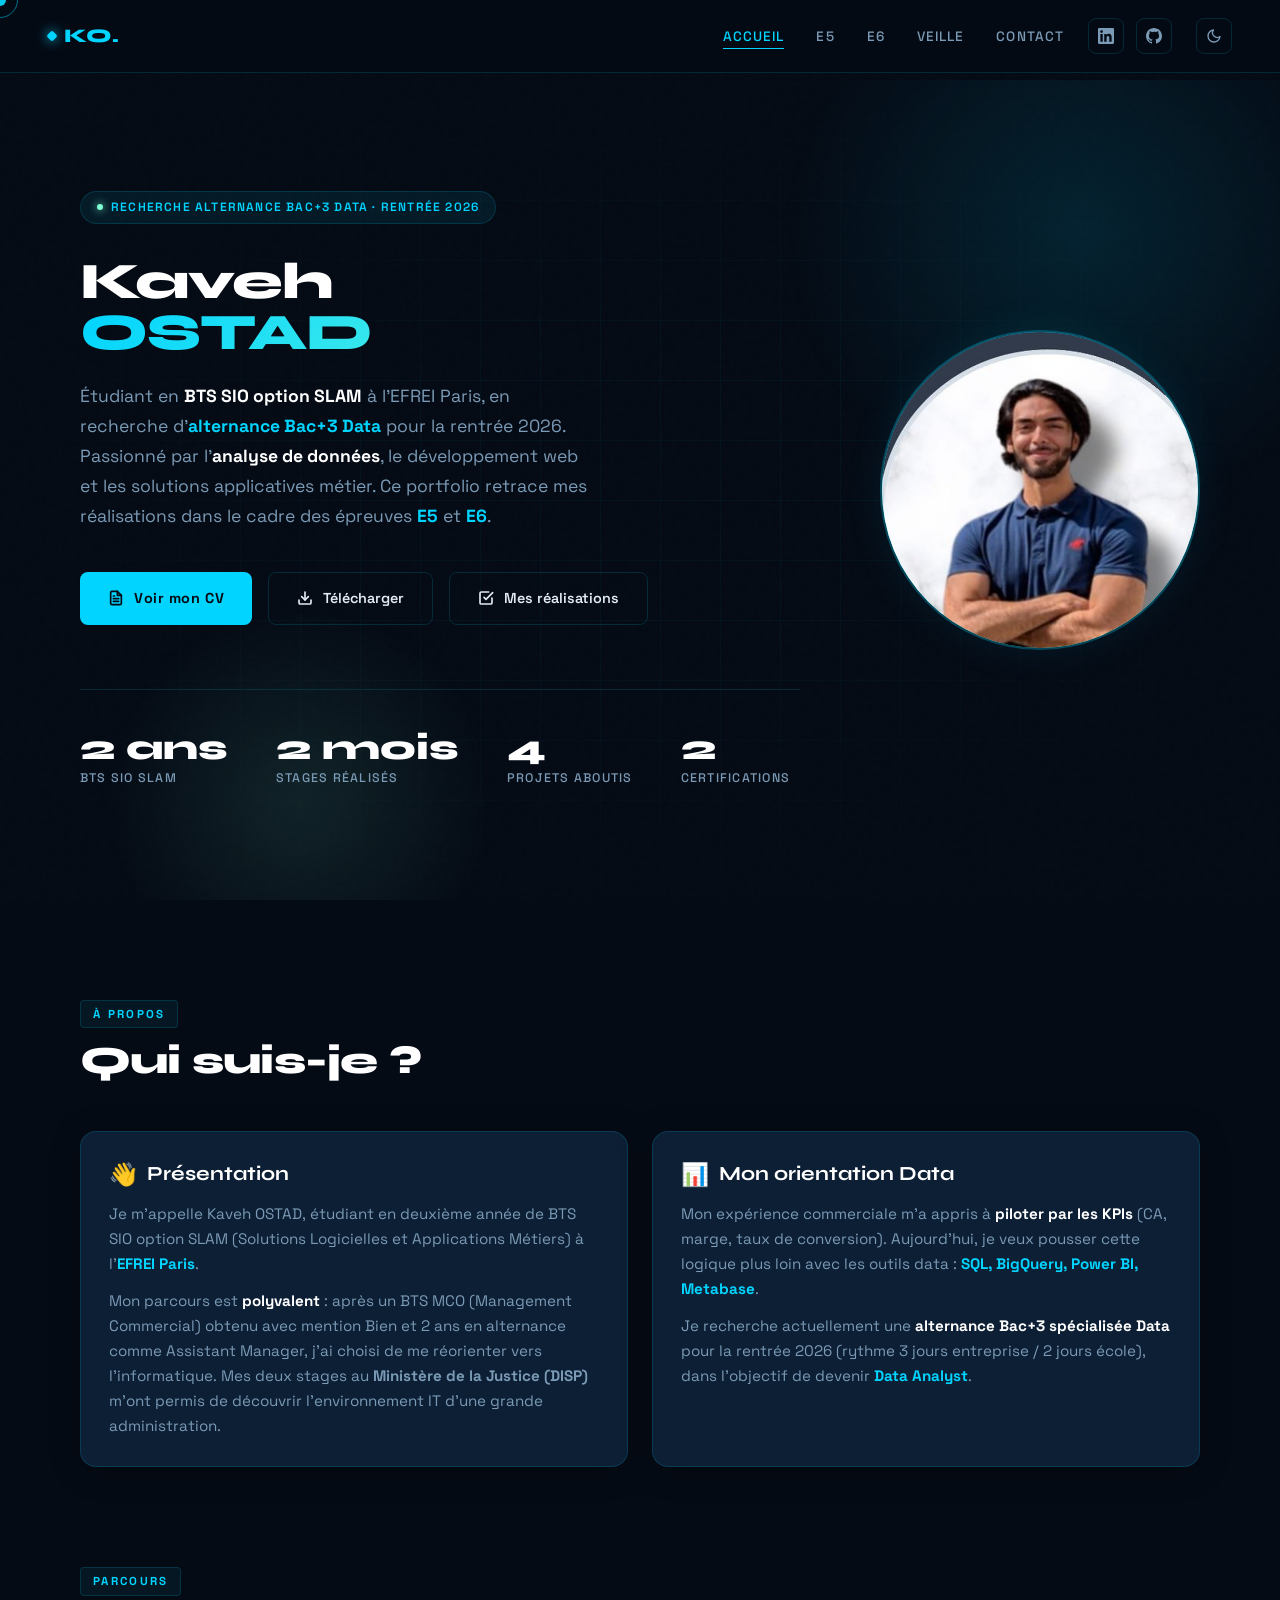
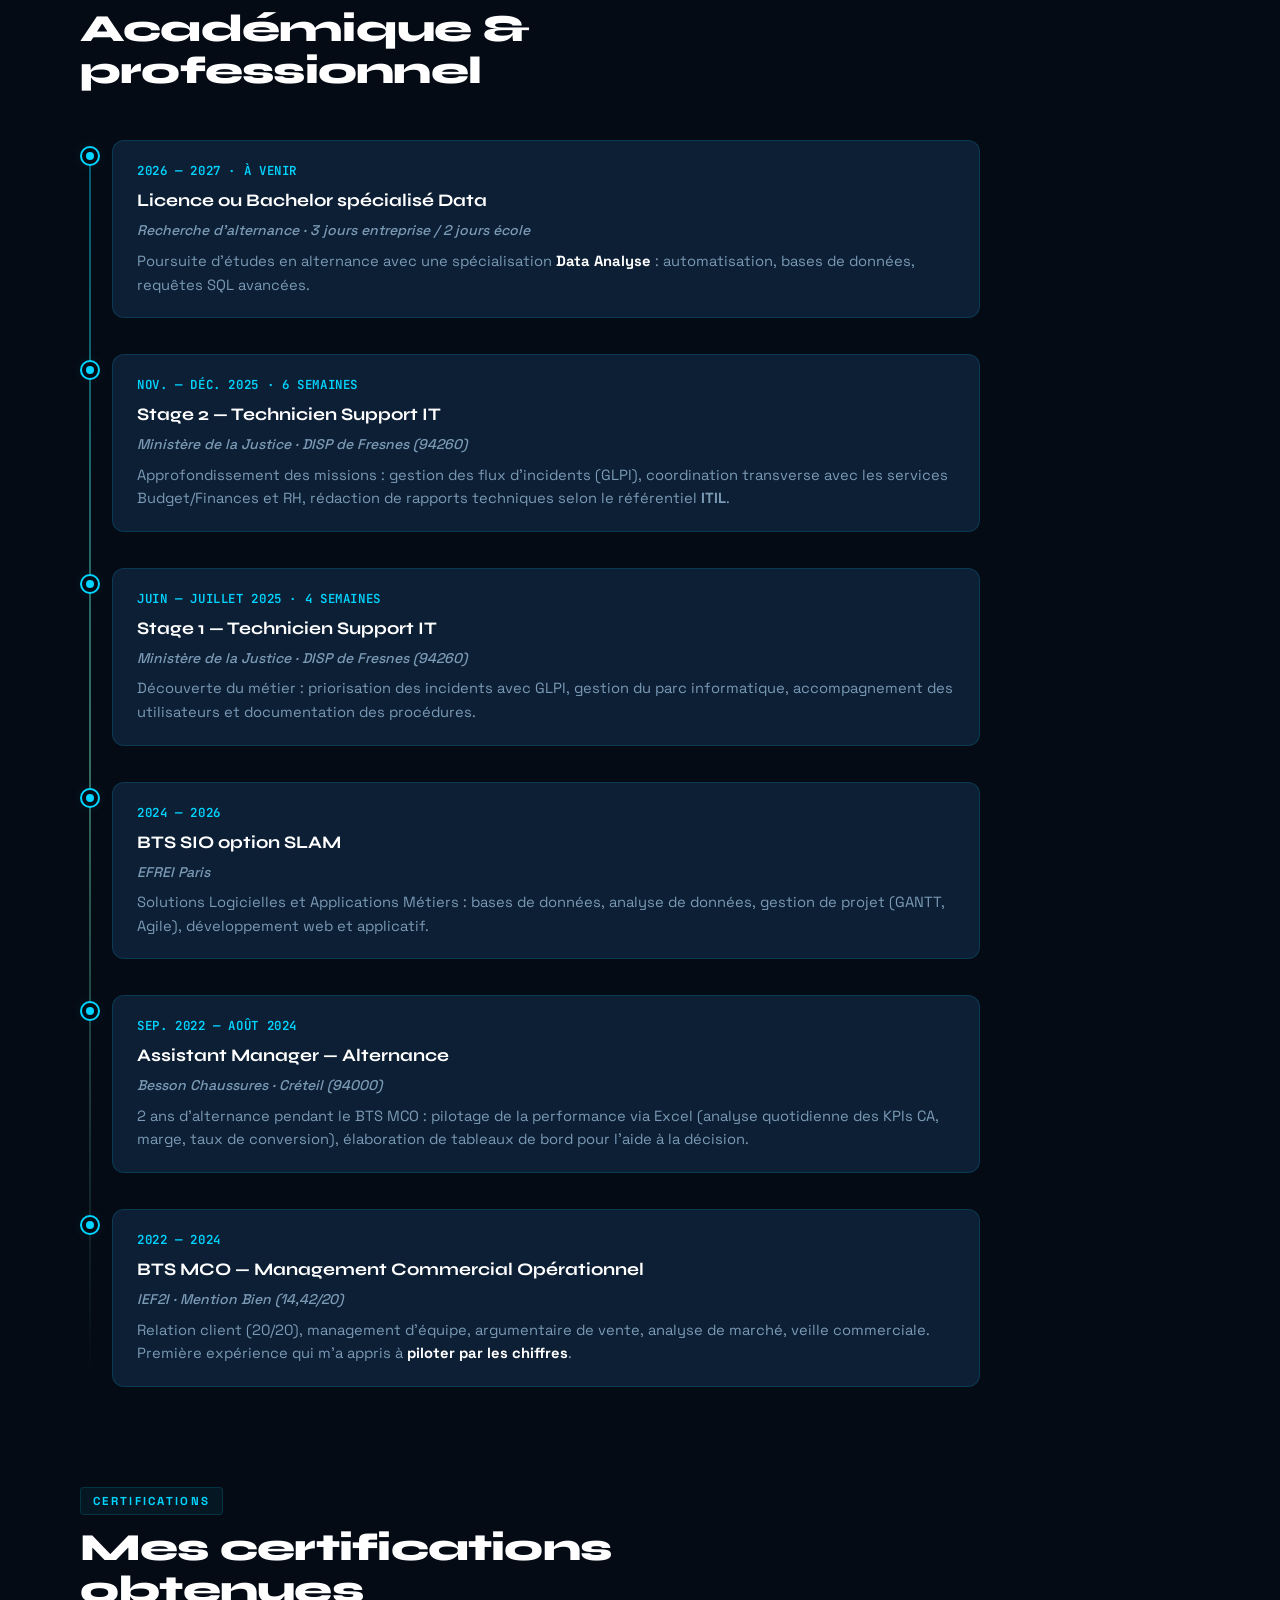
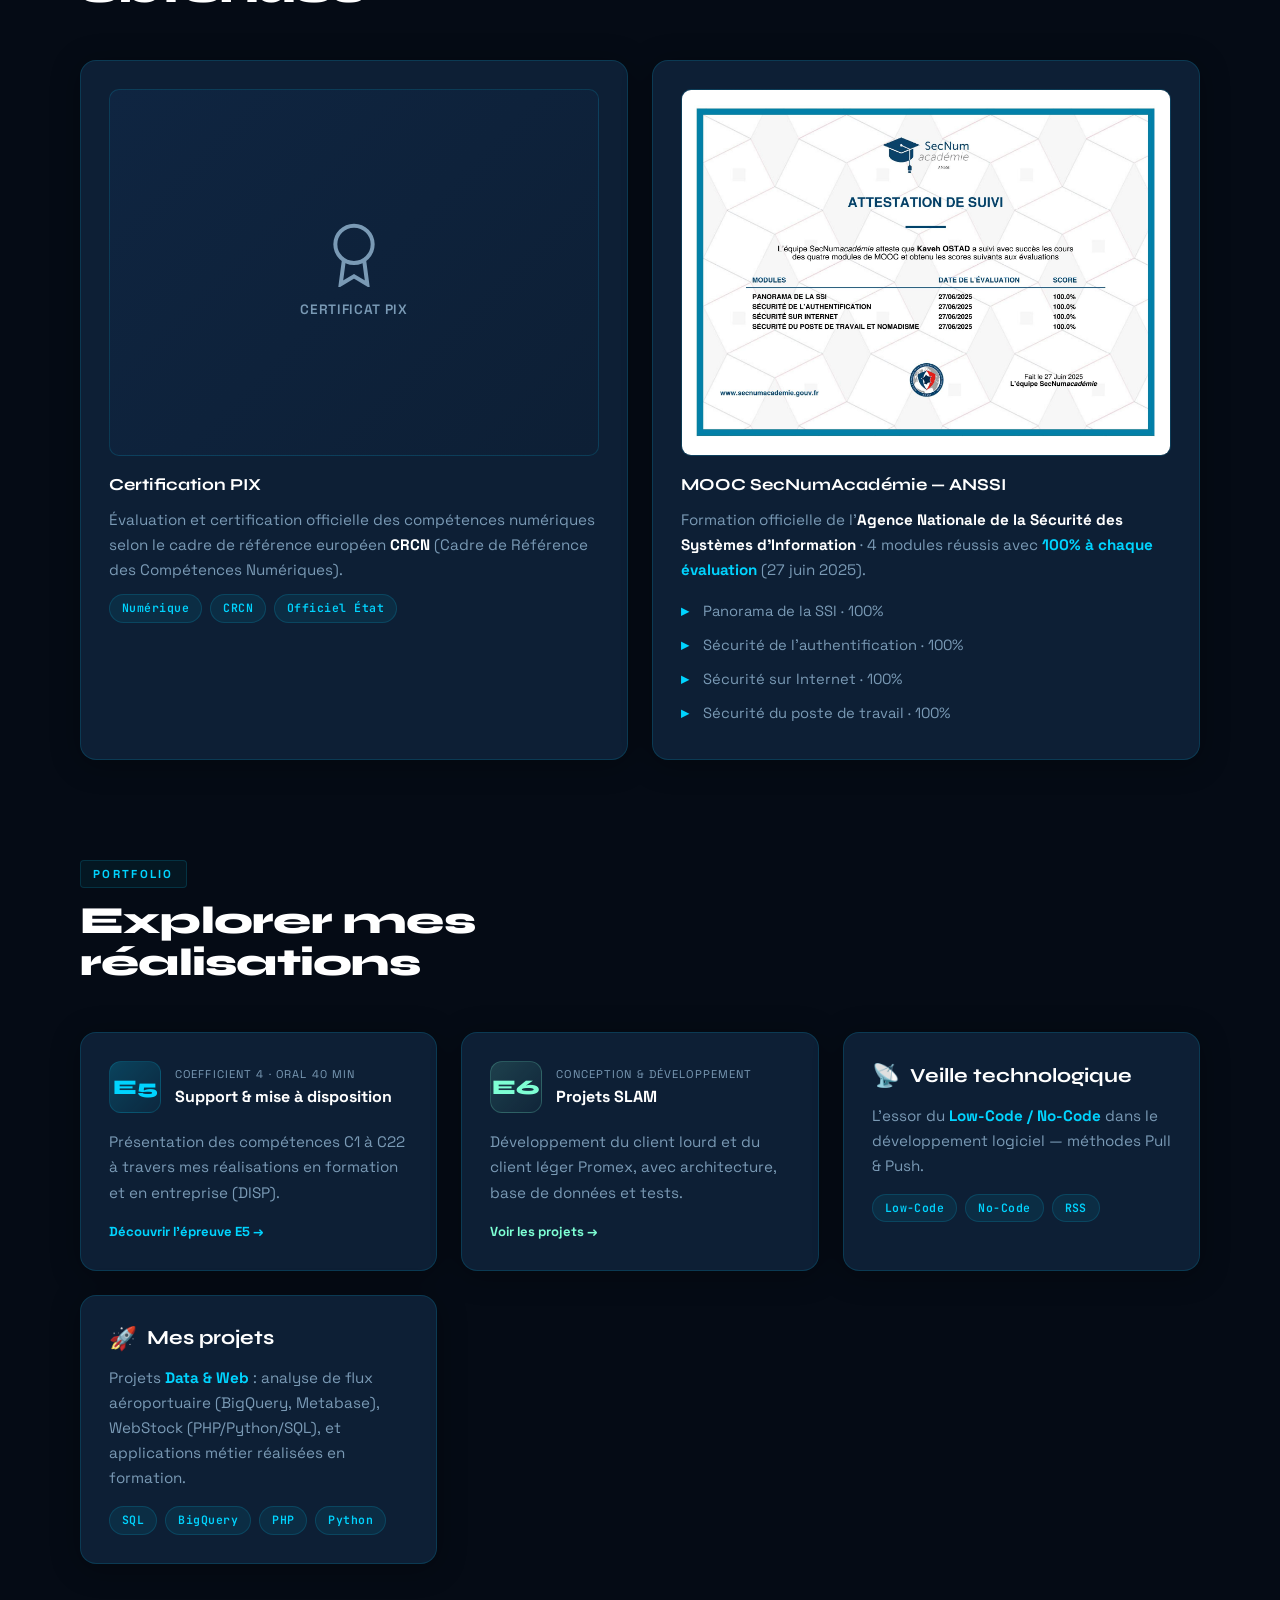
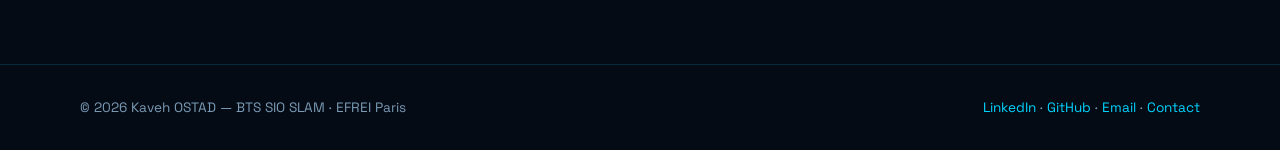
<file: index.html>
<!DOCTYPE html>
<html lang="fr" data-theme="dark">
<head>
<meta charset="UTF-8">
<meta name="viewport" content="width=device-width, initial-scale=1.0">
<title>Kaveh OSTAD - Portfolio</title>
<meta name="description" content="Portfolio de Kaveh OSTAD, étudiant en BTS SIO SLAM à l'EFREI Paris, en recherche d'alternance Bac+3 Data pour 2026. Réalisations E5, E6, projets data et veille technologique.">
<meta name="keywords" content="Kaveh OSTAD, BTS SIO, SLAM, EFREI, portfolio, data analyst, alternance, SQL, BigQuery, E5, E6">
<meta name="author" content="Kaveh OSTAD">

<!-- Open Graph -->
<meta property="og:title" content="Kaveh OSTAD — Portfolio BTS SIO SLAM">
<meta property="og:description" content="Étudiant BTS SIO SLAM à l'EFREI Paris. Recherche alternance Bac+3 Data — rentrée 2026.">
<meta property="og:type" content="website">

<link rel="stylesheet" href="assets/css/style.css">
<link rel="icon" type="image/svg+xml" href="data:image/svg+xml,%3Csvg xmlns='http://www.w3.org/2000/svg' viewBox='0 0 100 100'%3E%3Crect width='100' height='100' rx='20' fill='%2300d4ff'/%3E%3Ctext x='50' y='62' text-anchor='middle' font-family='Arial' font-weight='800' font-size='50' fill='%23050b15'%3EK%3C/text%3E%3C/svg%3E">
</head>
<body>

<!-- Curseur custom -->
<div class="cursor"></div>
<div class="cursor-ring"></div>

<!-- NAVBAR -->
<nav>
  <a href="index.html" class="nav-logo">KO.</a>

  <div class="nav-right">
    <ul class="nav-links">
      <li><a href="index.html">Accueil</a></li>
      <li><a href="e5.html">E5</a></li>
      <li><a href="e6.html">E6</a></li>
      <li><a href="veille.html">Veille</a></li>
      <li><a href="contact.html">Contact</a></li>
    </ul>

    <div class="nav-socials">
      <a href="https://www.linkedin.com/in/kaveh-ostad/" target="_blank" rel="noopener" aria-label="LinkedIn">
        <svg viewBox="0 0 24 24" fill="currentColor"><path d="M20.447 20.452h-3.554v-5.569c0-1.328-.027-3.037-1.852-3.037-1.853 0-2.136 1.445-2.136 2.939v5.667H9.351V9h3.414v1.561h.046c.477-.9 1.637-1.85 3.37-1.85 3.601 0 4.267 2.37 4.267 5.455v6.286zM5.337 7.433a2.062 2.062 0 01-2.063-2.065 2.063 2.063 0 112.063 2.065zm1.782 13.019H3.555V9h3.564v11.452zM22.225 0H1.771C.792 0 0 .774 0 1.729v20.542C0 23.227.792 24 1.771 24h20.451C23.2 24 24 23.227 24 22.271V1.729C24 .774 23.2 0 22.222 0h.003z"/></svg>
      </a>
      <a href="https://github.com/Su-Kaveh" target="_blank" rel="noopener" aria-label="GitHub">
        <svg viewBox="0 0 24 24" fill="currentColor"><path d="M12 0C5.374 0 0 5.373 0 12 0 17.302 3.438 21.8 8.207 23.387c.6.111.793-.261.793-.577v-2.234c-3.338.726-4.033-1.416-4.033-1.416-.546-1.387-1.333-1.756-1.333-1.756-1.089-.745.083-.729.083-.729 1.205.084 1.839 1.237 1.839 1.237 1.07 1.834 2.807 1.304 3.492.997.107-.775.418-1.305.762-1.604-2.665-.305-5.467-1.334-5.467-5.931 0-1.311.469-2.381 1.236-3.221-.124-.303-.535-1.524.117-3.176 0 0 1.008-.322 3.301 1.23A11.509 11.509 0 0112 5.803c1.02.005 2.047.138 3.006.404 2.291-1.552 3.297-1.23 3.297-1.23.653 1.653.242 2.874.118 3.176.77.84 1.235 1.911 1.235 3.221 0 4.609-2.807 5.624-5.479 5.921.43.372.823 1.102.823 2.222v3.293c0 .319.192.694.801.576C20.566 21.797 24 17.3 24 12c0-6.627-5.373-12-12-12z"/></svg>
      </a>
    </div>

    <button class="theme-toggle" onclick="toggleTheme()" aria-label="Changer de thème">
      <svg class="icon-moon" viewBox="0 0 24 24" fill="none" stroke="currentColor" stroke-width="2" stroke-linecap="round" stroke-linejoin="round"><path d="M21 12.79A9 9 0 1 1 11.21 3 7 7 0 0 0 21 12.79z"/></svg>
      <svg class="icon-sun" viewBox="0 0 24 24" fill="none" stroke="currentColor" stroke-width="2" stroke-linecap="round" stroke-linejoin="round"><circle cx="12" cy="12" r="5"/><line x1="12" y1="1" x2="12" y2="3"/><line x1="12" y1="21" x2="12" y2="23"/><line x1="4.22" y1="4.22" x2="5.64" y2="5.64"/><line x1="18.36" y1="18.36" x2="19.78" y2="19.78"/><line x1="1" y1="12" x2="3" y2="12"/><line x1="21" y1="12" x2="23" y2="12"/><line x1="4.22" y1="19.78" x2="5.64" y2="18.36"/><line x1="18.36" y1="5.64" x2="19.78" y2="4.22"/></svg>
    </button>

    <button class="nav-burger" aria-label="Menu">
      <span></span><span></span><span></span>
    </button>
  </div>
</nav>

<main class="page">

  <!-- ═══════════════ HERO ═══════════════ -->
  <section class="hero">
    <div class="hero-grid-bg"></div>
    <div class="hero-glow"></div>
    <div class="hero-glow2"></div>

    <div class="hero-content">
      <div class="hero-badge">
        <span class="dot"></span>
        Recherche alternance Bac+3 Data · Rentrée 2026
      </div>

      <h1 class="hero-title">
        Kaveh
        <span>OSTAD</span>
      </h1>

      <p class="hero-subtitle">
        Étudiant en <strong style="color:var(--text-strong)">BTS SIO option SLAM</strong> à l'EFREI Paris, en recherche d'<strong style="color:var(--accent)">alternance Bac+3 Data</strong> pour la rentrée 2026. Passionné par l'<strong style="color:var(--text-strong)">analyse de données</strong>, le développement web et les solutions applicatives métier. Ce portfolio retrace mes réalisations dans le cadre des épreuves <strong style="color:var(--accent)">E5</strong> et <strong style="color:var(--accent)">E6</strong>.
      </p>

      <div class="hero-cta">
        <a href="assets/docs/cv.pdf" class="btn-primary" target="_blank" rel="noopener">
          <svg width="16" height="16" viewBox="0 0 24 24" fill="none" stroke="currentColor" stroke-width="2.5" stroke-linecap="round" stroke-linejoin="round"><path d="M14 2H6a2 2 0 0 0-2 2v16a2 2 0 0 0 2 2h12a2 2 0 0 0 2-2V8z"/><polyline points="14 2 14 8 20 8"/><line x1="16" y1="13" x2="8" y2="13"/><line x1="16" y1="17" x2="8" y2="17"/><polyline points="10 9 9 9 8 9"/></svg>
          Voir mon CV
        </a>
        <a href="assets/docs/cv.pdf" class="btn-secondary" download>
          <svg width="16" height="16" viewBox="0 0 24 24" fill="none" stroke="currentColor" stroke-width="2.5" stroke-linecap="round" stroke-linejoin="round"><path d="M21 15v4a2 2 0 0 1-2 2H5a2 2 0 0 1-2-2v-4"/><polyline points="7 10 12 15 17 10"/><line x1="12" y1="15" x2="12" y2="3"/></svg>
          Télécharger
        </a>
        <a href="e5.html" class="btn-secondary">
          <svg width="16" height="16" viewBox="0 0 24 24" fill="none" stroke="currentColor" stroke-width="2.5" stroke-linecap="round" stroke-linejoin="round"><path d="M9 11l3 3L22 4"/><path d="M21 12v7a2 2 0 0 1-2 2H5a2 2 0 0 1-2-2V5a2 2 0 0 1 2-2h11"/></svg>
          Mes réalisations
        </a>
      </div>

      <div class="hero-stats">
        <div class="stat-item">
          <span class="stat-number" data-target="2" data-suffix=" ans">0</span>
          <span class="stat-label">BTS SIO SLAM</span>
        </div>
        <div class="stat-item">
          <span class="stat-number" data-target="2" data-suffix=" mois">0</span>
          <span class="stat-label">Stages réalisés</span>
        </div>
        <div class="stat-item">
          <span class="stat-number" data-target="4" data-suffix="">0</span>
          <span class="stat-label">Projets aboutis</span>
        </div>
        <div class="stat-item">
          <span class="stat-number" data-target="2" data-suffix="">0</span>
          <span class="stat-label">Certifications</span>
        </div>
      </div>
    </div>

    <div class="hero-photo">
      <div class="hero-photo-wrapper">
        <img src="assets/images/photo-profil.jpg" alt="Kaveh OSTAD">
      </div>
    </div>
  </section>

  <!-- ═══════════════ À PROPOS / PRÉSENTATION ═══════════════ -->
  <section class="section">
    <div class="section-header">
      <div class="section-tag">À propos</div>
      <h2 class="section-title">Qui suis-je ?</h2>
    </div>

    <div class="card-grid" style="grid-template-columns:1fr 1fr;">
      <div class="card reveal">
        <div class="card-accent"></div>
        <h2><span class="icon">👋</span> Présentation</h2>
        <p>Je m'appelle Kaveh OSTAD, étudiant en deuxième année de BTS SIO option SLAM (Solutions Logicielles et Applications Métiers) à l'<strong style="color:var(--accent)">EFREI Paris</strong>.</p>
        <p style="margin-top:12px;">Mon parcours est <strong style="color:var(--text-strong)">polyvalent</strong> : après un BTS MCO (Management Commercial) obtenu avec mention Bien et 2 ans en alternance comme Assistant Manager, j'ai choisi de me réorienter vers l'informatique. Mes deux stages au <strong>Ministère de la Justice (DISP)</strong> m'ont permis de découvrir l'environnement IT d'une grande administration.</p>
      </div>

      <div class="card reveal">
        <div class="card-accent"></div>
        <h2><span class="icon">📊</span> Mon orientation Data</h2>
        <p>Mon expérience commerciale m'a appris à <strong style="color:var(--text-strong)">piloter par les KPIs</strong> (CA, marge, taux de conversion). Aujourd'hui, je veux pousser cette logique plus loin avec les outils data : <strong style="color:var(--accent)">SQL, BigQuery, Power BI, Metabase</strong>.</p>
        <p style="margin-top:12px;">Je recherche actuellement une <strong style="color:var(--text-strong)">alternance Bac+3 spécialisée Data</strong> pour la rentrée 2026 (rythme 3 jours entreprise / 2 jours école), dans l'objectif de devenir <strong style="color:var(--accent)">Data Analyst</strong>.</p>
      </div>
    </div>
  </section>

  <!-- ═══════════════ PARCOURS ═══════════════ -->
  <section class="section" style="padding-top:0;">
    <div class="section-header">
      <div class="section-tag">Parcours</div>
      <h2 class="section-title">Académique &amp; professionnel</h2>
    </div>

    <div class="timeline">
      <div class="timeline-item reveal">
        <div class="timeline-dot"></div>
        <div class="timeline-content">
          <div class="timeline-period">2026 — 2027 · À venir</div>
          <h3>Licence ou Bachelor spécialisé Data</h3>
          <div class="timeline-place">Recherche d'alternance · 3 jours entreprise / 2 jours école</div>
          <p>Poursuite d'études en alternance avec une spécialisation <strong style="color:var(--text-strong)">Data Analyse</strong> : automatisation, bases de données, requêtes SQL avancées.</p>
        </div>
      </div>

      <div class="timeline-item reveal">
        <div class="timeline-dot"></div>
        <div class="timeline-content">
          <div class="timeline-period">Nov. — Déc. 2025 · 6 semaines</div>
          <h3>Stage 2 — Technicien Support IT</h3>
          <div class="timeline-place">Ministère de la Justice · DISP de Fresnes (94260)</div>
          <p>Approfondissement des missions : gestion des flux d'incidents (GLPI), coordination transverse avec les services Budget/Finances et RH, rédaction de rapports techniques selon le référentiel <strong>ITIL</strong>.</p>
        </div>
      </div>

      <div class="timeline-item reveal">
        <div class="timeline-dot"></div>
        <div class="timeline-content">
          <div class="timeline-period">Juin — Juillet 2025 · 4 semaines</div>
          <h3>Stage 1 — Technicien Support IT</h3>
          <div class="timeline-place">Ministère de la Justice · DISP de Fresnes (94260)</div>
          <p>Découverte du métier : priorisation des incidents avec GLPI, gestion du parc informatique, accompagnement des utilisateurs et documentation des procédures.</p>
        </div>
      </div>

      <div class="timeline-item reveal">
        <div class="timeline-dot"></div>
        <div class="timeline-content">
          <div class="timeline-period">2024 — 2026</div>
          <h3>BTS SIO option SLAM</h3>
          <div class="timeline-place">EFREI Paris</div>
          <p>Solutions Logicielles et Applications Métiers : bases de données, analyse de données, gestion de projet (GANTT, Agile), développement web et applicatif.</p>
        </div>
      </div>

      <div class="timeline-item reveal">
        <div class="timeline-dot"></div>
        <div class="timeline-content">
          <div class="timeline-period">Sep. 2022 — Août 2024</div>
          <h3>Assistant Manager — Alternance</h3>
          <div class="timeline-place">Besson Chaussures · Créteil (94000)</div>
          <p>2 ans d'alternance pendant le BTS MCO : pilotage de la performance via Excel (analyse quotidienne des KPIs CA, marge, taux de conversion), élaboration de tableaux de bord pour l'aide à la décision.</p>
        </div>
      </div>

      <div class="timeline-item reveal">
        <div class="timeline-dot"></div>
        <div class="timeline-content">
          <div class="timeline-period">2022 — 2024</div>
          <h3>BTS MCO — Management Commercial Opérationnel</h3>
          <div class="timeline-place">IEF2I · Mention Bien (14,42/20)</div>
          <p>Relation client (20/20), management d'équipe, argumentaire de vente, analyse de marché, veille commerciale. Première expérience qui m'a appris à <strong style="color:var(--text-strong)">piloter par les chiffres</strong>.</p>
        </div>
      </div>
    </div>
  </section>

  <!-- ═══════════════ CERTIFICATIONS ═══════════════ -->
  <section class="section" style="padding-top:0;">
    <div class="section-header">
      <div class="section-tag">Certifications</div>
      <h2 class="section-title">Mes certifications obtenues</h2>
    </div>

    <div class="card-grid" style="grid-template-columns:repeat(auto-fit, minmax(380px, 1fr));">
      <div class="card reveal">
        <div class="card-accent"></div>
        <div class="cert-image-wrapper">
          <!-- Remplacer par : <img src="assets/certifications/pix.jpg" alt="Certificat PIX"> -->
          <div class="cert-placeholder">
            <svg width="64" height="64" viewBox="0 0 24 24" fill="none" stroke="currentColor" stroke-width="1.5"><circle cx="12" cy="8" r="7"/><polyline points="8.21 13.89 7 23 12 20 17 23 15.79 13.88"/></svg>
            <span>Certificat PIX</span>
          </div>
        </div>
        <h3 style="margin-top:16px;">Certification PIX</h3>
        <p>Évaluation et certification officielle des compétences numériques selon le cadre de référence européen <strong style="color:var(--text-strong)">CRCN</strong> (Cadre de Référence des Compétences Numériques).</p>
        <div class="skill-tags" style="margin-top:12px;">
          <span class="tag">Numérique</span>
          <span class="tag">CRCN</span>
          <span class="tag">Officiel État</span>
        </div>
      </div>

      <div class="card reveal">
        <div class="card-accent"></div>
        <div class="cert-image-wrapper">
          <img src="assets/certifications/anssi.jpg" alt="Attestation MOOC SecNumAcadémie ANSSI - Kaveh OSTAD">
        </div>
        <h3 style="margin-top:16px;">MOOC SecNumAcadémie — ANSSI</h3>
        <p>Formation officielle de l'<strong style="color:var(--text-strong)">Agence Nationale de la Sécurité des Systèmes d'Information</strong> · 4 modules réussis avec <strong style="color:var(--accent)">100% à chaque évaluation</strong> (27 juin 2025).</p>
        <ul style="margin-top:12px;font-size:0.85rem;">
          <li>Panorama de la SSI · 100%</li>
          <li>Sécurité de l'authentification · 100%</li>
          <li>Sécurité sur Internet · 100%</li>
          <li>Sécurité du poste de travail · 100%</li>
        </ul>
      </div>
    </div>
  </section>

  <!-- ═══════════════ EXPLORER LE PORTFOLIO ═══════════════ -->
  <section class="section" style="padding-top:0;">
    <div class="section-header">
      <div class="section-tag">Portfolio</div>
      <h2 class="section-title">Explorer mes réalisations</h2>
    </div>

    <div class="card-grid">
      <a href="e5.html" class="card reveal" style="text-decoration:none;">
        <div class="card-accent"></div>
        <div style="display:flex;align-items:center;gap:14px;margin-bottom:16px;">
          <div class="epreuve-badge">E5</div>
          <div>
            <div style="font-size:0.7rem;color:var(--muted);text-transform:uppercase;letter-spacing:0.1em;">Coefficient 4 · Oral 40 min</div>
            <div style="font-size:1rem;font-weight:700;color:var(--text-strong);">Support &amp; mise à disposition</div>
          </div>
        </div>
        <p>Présentation des compétences C1 à C22 à travers mes réalisations en formation et en entreprise (DISP).</p>
        <div style="margin-top:16px;color:var(--accent);font-size:0.82rem;font-weight:700;">Découvrir l'épreuve E5 →</div>
      </a>

      <a href="e6.html" class="card reveal" style="text-decoration:none;">
        <div class="card-accent"></div>
        <div style="display:flex;align-items:center;gap:14px;margin-bottom:16px;">
          <div class="epreuve-badge epreuve-badge-alt">E6</div>
          <div>
            <div style="font-size:0.7rem;color:var(--muted);text-transform:uppercase;letter-spacing:0.1em;">Conception &amp; développement</div>
            <div style="font-size:1rem;font-weight:700;color:var(--text-strong);">Projets SLAM</div>
          </div>
        </div>
        <p>Développement du client lourd et du client léger Promex, avec architecture, base de données et tests.</p>
        <div style="margin-top:16px;color:var(--accent3);font-size:0.82rem;font-weight:700;">Voir les projets →</div>
      </a>

      <a href="veille.html" class="card reveal" style="text-decoration:none;">
        <div class="card-accent"></div>
        <h2><span class="icon">📡</span> Veille technologique</h2>
        <p>L'essor du <strong style="color:var(--accent)">Low-Code / No-Code</strong> dans le développement logiciel — méthodes Pull &amp; Push.</p>
        <div class="skill-tags" style="margin-top:16px;">
          <span class="tag">Low-Code</span>
          <span class="tag">No-Code</span>
          <span class="tag">RSS</span>
        </div>
      </a>

      <a href="projets.html" class="card reveal" style="text-decoration:none;">
        <div class="card-accent"></div>
        <h2><span class="icon">🚀</span> Mes projets</h2>
        <p>Projets <strong style="color:var(--accent)">Data &amp; Web</strong> : analyse de flux aéroportuaire (BigQuery, Metabase), WebStock (PHP/Python/SQL), et applications métier réalisées en formation.</p>
        <div class="skill-tags" style="margin-top:16px;">
          <span class="tag">SQL</span>
          <span class="tag">BigQuery</span>
          <span class="tag">PHP</span>
          <span class="tag">Python</span>
        </div>
      </a>
    </div>
  </section>

</main>

<!-- FOOTER -->
<footer>
  <span>© 2026 Kaveh OSTAD — BTS SIO SLAM · EFREI Paris</span>
  <span>
    <a href="https://www.linkedin.com/in/kaveh-ostad/" target="_blank" rel="noopener">LinkedIn</a>
    ·
    <a href="https://github.com/Su-Kaveh" target="_blank" rel="noopener">GitHub</a>
    ·
    <a href="mailto:kavehostadpro@gmail.com">Email</a>
    ·
    <a href="contact.html">Contact</a>
  </span>
</footer>

<script src="assets/js/main.js"></script>

<!-- Styles spécifiques à la home (timeline, cert, badges) -->
<style>
/* ─── TIMELINE ─── */
.timeline {
  position: relative;
  padding-left: 32px;
  max-width: 900px;
}
.timeline::before {
  content: '';
  position: absolute;
  left: 9px;
  top: 8px;
  bottom: 8px;
  width: 2px;
  background: linear-gradient(180deg, var(--accent), var(--accent3), transparent);
  opacity: 0.4;
}
.timeline-item {
  position: relative;
  padding-bottom: 36px;
}
.timeline-item:last-child { padding-bottom: 0; }
.timeline-dot {
  position: absolute;
  left: -32px;
  top: 6px;
  width: 20px;
  height: 20px;
  border-radius: 50%;
  background: var(--bg);
  border: 2px solid var(--accent);
  box-shadow: 0 0 12px var(--glow);
}
.timeline-dot::after {
  content: '';
  position: absolute;
  inset: 4px;
  border-radius: 50%;
  background: var(--accent);
}
.timeline-content {
  background: var(--card);
  border: 1px solid var(--border);
  border-radius: 12px;
  padding: 20px 24px;
  transition: all 0.3s ease;
}
.timeline-content:hover {
  border-color: var(--border-strong);
  transform: translateX(4px);
}
.timeline-period {
  font-family: 'JetBrains Mono', monospace;
  font-size: 0.78rem;
  color: var(--accent);
  font-weight: 600;
  letter-spacing: 0.05em;
  text-transform: uppercase;
  margin-bottom: 6px;
}
.timeline-content h3 {
  font-family: 'Syne', sans-serif;
  font-size: 1.1rem;
  font-weight: 700;
  color: var(--text-strong);
  margin-bottom: 4px;
}
.timeline-place {
  font-size: 0.88rem;
  color: var(--muted);
  font-weight: 500;
  margin-bottom: 8px;
  font-style: italic;
}
.timeline-content p {
  color: var(--muted);
  font-size: 0.92rem;
  line-height: 1.6;
  margin: 0;
}

/* ─── CERTIFICATIONS PLACEHOLDER ─── */
.cert-image-wrapper {
  width: 100%;
  aspect-ratio: 4 / 3;
  background: linear-gradient(135deg, var(--card2), var(--card));
  border: 1px solid var(--border);
  border-radius: 10px;
  display: flex;
  align-items: center;
  justify-content: center;
  overflow: hidden;
  position: relative;
  cursor: pointer;
  transition: transform 0.3s ease, border-color 0.3s ease;
}
.cert-image-wrapper:hover {
  transform: scale(1.02);
  border-color: var(--border-strong);
}
.cert-image-wrapper img {
  width: 100%;
  height: 100%;
  object-fit: contain;
  padding: 8px;
  background: #ffffff;
}
.cert-placeholder {
  display: flex;
  flex-direction: column;
  align-items: center;
  gap: 12px;
  color: var(--muted);
}
.cert-placeholder span {
  font-size: 0.85rem;
  font-weight: 600;
  letter-spacing: 0.05em;
  text-transform: uppercase;
}

/* ─── EPREUVE BADGES ─── */
.epreuve-badge {
  width: 52px;
  height: 52px;
  border-radius: 12px;
  background: linear-gradient(135deg, color-mix(in srgb, var(--accent) 20%, transparent), color-mix(in srgb, var(--accent) 5%, transparent));
  border: 1px solid var(--border);
  display: flex;
  align-items: center;
  justify-content: center;
  font-family: 'Syne', sans-serif;
  font-weight: 800;
  font-size: 1.3rem;
  color: var(--accent);
}
.epreuve-badge-alt {
  background: linear-gradient(135deg, color-mix(in srgb, var(--accent3) 15%, transparent), color-mix(in srgb, var(--accent3) 3%, transparent));
  border-color: color-mix(in srgb, var(--accent3) 20%, transparent);
  color: var(--accent3);
}

/* Sur mobile, la grille à 2 colonnes redevient 1 colonne */
@media (max-width: 768px) {
  .card-grid[style*="1fr 1fr"] {
    grid-template-columns: 1fr !important;
  }
}
</style>

</body>
</html>
</file>
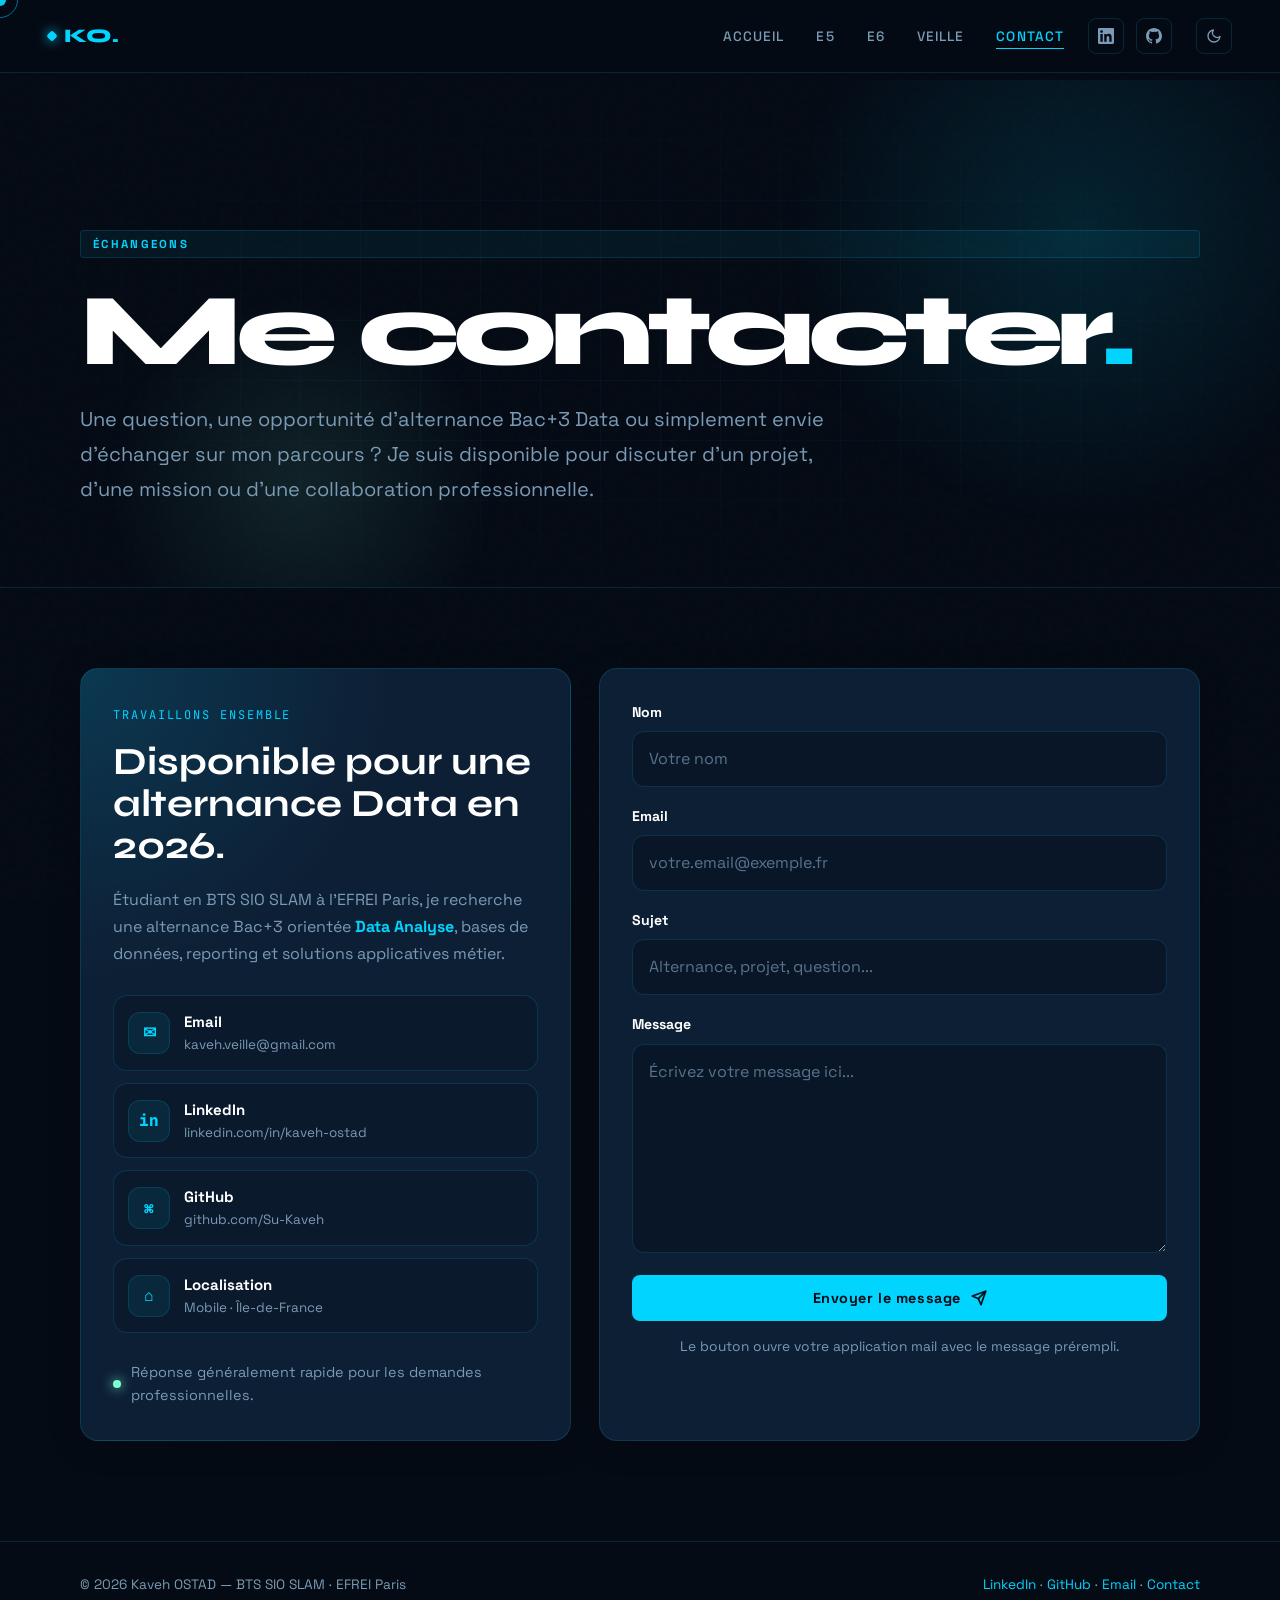
<file: contact.html>
<!DOCTYPE html>
<html lang="fr" data-theme="dark">
<head>
<meta charset="UTF-8">
<meta name="viewport" content="width=device-width, initial-scale=1.0">
<title>Contact - Kaveh OSTAD</title>
<meta name="description" content="Contacter Kaveh OSTAD, étudiant en BTS SIO SLAM à l'EFREI Paris, en recherche d'alternance Bac+3 Data pour 2026.">
<meta name="keywords" content="Kaveh OSTAD, contact, alternance data, BTS SIO, EFREI, Data Analyst">
<meta name="author" content="Kaveh OSTAD">

<link rel="stylesheet" href="assets/css/style.css">
<link rel="icon" type="image/svg+xml" href="data:image/svg+xml,%3Csvg xmlns='http://www.w3.org/2000/svg' viewBox='0 0 100 100'%3E%3Crect width='100' height='100' rx='20' fill='%2300d4ff'/%3E%3Ctext x='50' y='62' text-anchor='middle' font-family='Arial' font-weight='800' font-size='50' fill='%23050b15'%3EK%3C/text%3E%3C/svg%3E">
</head>
<body>

<!-- Curseur custom -->
<div class="cursor"></div>
<div class="cursor-ring"></div>

<!-- NAVBAR -->
<nav>
  <a href="index.html" class="nav-logo">KO.</a>

  <div class="nav-right">
    <ul class="nav-links">
      <li><a href="index.html">Accueil</a></li>
      <li><a href="e5.html">E5</a></li>
      <li><a href="e6.html">E6</a></li>
      <li><a href="veille.html">Veille</a></li>
      <li><a href="contact.html">Contact</a></li>
    </ul>

    <div class="nav-socials">
      <a href="https://www.linkedin.com/in/kaveh-ostad/" target="_blank" rel="noopener" aria-label="LinkedIn">
        <svg viewBox="0 0 24 24" fill="currentColor"><path d="M20.447 20.452h-3.554v-5.569c0-1.328-.027-3.037-1.852-3.037-1.853 0-2.136 1.445-2.136 2.939v5.667H9.351V9h3.414v1.561h.046c.477-.9 1.637-1.85 3.37-1.85 3.601 0 4.267 2.37 4.267 5.455v6.286zM5.337 7.433a2.062 2.062 0 01-2.063-2.065 2.063 2.063 0 112.063 2.065zm1.782 13.019H3.555V9h3.564v11.452zM22.225 0H1.771C.792 0 0 .774 0 1.729v20.542C0 23.227.792 24 1.771 24h20.451C23.2 24 24 23.227 24 22.271V1.729C24 .774 23.2 0 22.222 0h.003z"/></svg>
      </a>
      <a href="https://github.com/Su-Kaveh" target="_blank" rel="noopener" aria-label="GitHub">
        <svg viewBox="0 0 24 24" fill="currentColor"><path d="M12 0C5.374 0 0 5.373 0 12 0 17.302 3.438 21.8 8.207 23.387c.6.111.793-.261.793-.577v-2.234c-3.338.726-4.033-1.416-4.033-1.416-.546-1.387-1.333-1.756-1.333-1.756-1.089-.745.083-.729.083-.729 1.205.084 1.839 1.237 1.839 1.237 1.07 1.834 2.807 1.304 3.492.997.107-.775.418-1.305.762-1.604-2.665-.305-5.467-1.334-5.467-5.931 0-1.311.469-2.381 1.236-3.221-.124-.303-.535-1.524.117-3.176 0 0 1.008-.322 3.301 1.23A11.509 11.509 0 0112 5.803c1.02.005 2.047.138 3.006.404 2.291-1.552 3.297-1.23 3.297-1.23.653 1.653.242 2.874.118 3.176.77.84 1.235 1.911 1.235 3.221 0 4.609-2.807 5.624-5.479 5.921.43.372.823 1.102.823 2.222v3.293c0 .319.192.694.801.576C20.566 21.797 24 17.3 24 12c0-6.627-5.373-12-12-12z"/></svg>
      </a>
    </div>

    <button class="theme-toggle" onclick="toggleTheme()" aria-label="Changer de thème">
      <svg class="icon-moon" viewBox="0 0 24 24" fill="none" stroke="currentColor" stroke-width="2" stroke-linecap="round" stroke-linejoin="round"><path d="M21 12.79A9 9 0 1 1 11.21 3 7 7 0 0 0 21 12.79z"/></svg>
      <svg class="icon-sun" viewBox="0 0 24 24" fill="none" stroke="currentColor" stroke-width="2" stroke-linecap="round" stroke-linejoin="round"><circle cx="12" cy="12" r="5"/><line x1="12" y1="1" x2="12" y2="3"/><line x1="12" y1="21" x2="12" y2="23"/><line x1="4.22" y1="4.22" x2="5.64" y2="5.64"/><line x1="18.36" y1="18.36" x2="19.78" y2="19.78"/><line x1="1" y1="12" x2="3" y2="12"/><line x1="21" y1="12" x2="23" y2="12"/><line x1="4.22" y1="19.78" x2="5.64" y2="18.36"/><line x1="18.36" y1="5.64" x2="19.78" y2="4.22"/></svg>
    </button>

    <button class="nav-burger" aria-label="Menu">
      <span></span><span></span><span></span>
    </button>
  </div>
</nav>



<main class="page contact-page">
  <section class="contact-hero">
    <div class="hero-grid-bg"></div>
    <div class="hero-glow"></div>
    <div class="hero-glow2"></div>

    <div class="section-tag reveal">Échangeons</div>
    <h1 class="contact-title reveal">Me contacter</h1>
    <p class="contact-lead reveal">
      Une question, une opportunité d'alternance Bac+3 Data ou simplement envie d'échanger sur mon parcours ?
      Je suis disponible pour discuter d'un projet, d'une mission ou d'une collaboration professionnelle.
    </p>
  </section>

  <section class="section contact-section">
    <div class="contact-layout">
      <aside class="contact-panel reveal">
        <div class="card-accent"></div>
        <span class="contact-kicker">Travaillons ensemble</span>
        <h2>Disponible pour une alternance Data en 2026.</h2>
        <p>
          Étudiant en BTS SIO SLAM à l'EFREI Paris, je recherche une alternance Bac+3 orientée
          <strong>Data Analyse</strong>, bases de données, reporting et solutions applicatives métier.
        </p>

        <div class="contact-list">
          <a class="contact-item" href="mailto:kaveh.veille@gmail.com">
            <span class="contact-icon" aria-hidden="true">✉</span>
            <span><strong>Email</strong><em>kaveh.veille@gmail.com</em></span>
          </a>
          <a class="contact-item" href="https://www.linkedin.com/in/kaveh-ostad/" target="_blank" rel="noopener">
            <span class="contact-icon" aria-hidden="true">in</span>
            <span><strong>LinkedIn</strong><em>linkedin.com/in/kaveh-ostad</em></span>
          </a>
          <a class="contact-item" href="https://github.com/Su-Kaveh" target="_blank" rel="noopener">
            <span class="contact-icon" aria-hidden="true">⌘</span>
            <span><strong>GitHub</strong><em>github.com/Su-Kaveh</em></span>
          </a>
          <div class="contact-item contact-item-static">
            <span class="contact-icon" aria-hidden="true">⌂</span>
            <span><strong>Localisation</strong><em>Mobile · Île-de-France</em></span>
          </div>
        </div>

        <div class="contact-note">
          <span class="dot"></span>
          Réponse généralement rapide pour les demandes professionnelles.
        </div>
      </aside>

      <form class="contact-form reveal" id="contactForm">
        <div class="card-accent"></div>
        <div class="form-row">
          <label for="name">Nom</label>
          <input type="text" id="name" name="name" placeholder="Votre nom" required>
        </div>
        <div class="form-row">
          <label for="email">Email</label>
          <input type="email" id="email" name="email" placeholder="votre.email@exemple.fr" required>
        </div>
        <div class="form-row">
          <label for="subject">Sujet</label>
          <input type="text" id="subject" name="subject" placeholder="Alternance, projet, question..." required>
        </div>
        <div class="form-row">
          <label for="message">Message</label>
          <textarea id="message" name="message" rows="7" placeholder="Écrivez votre message ici..." required></textarea>
        </div>
        <button type="submit" class="btn-primary form-submit">
          Envoyer le message
          <svg width="16" height="16" viewBox="0 0 24 24" fill="none" stroke="currentColor" stroke-width="2.5" stroke-linecap="round" stroke-linejoin="round"><line x1="22" y1="2" x2="11" y2="13"/><polygon points="22 2 15 22 11 13 2 9 22 2"/></svg>
        </button>
        <p class="form-help">Le bouton ouvre votre application mail avec le message prérempli.</p>
      </form>
    </div>
  </section>
</main>

<!-- FOOTER -->
<footer>
  <span>© 2026 Kaveh OSTAD — BTS SIO SLAM · EFREI Paris</span>
  <span>
    <a href="https://www.linkedin.com/in/kaveh-ostad/" target="_blank" rel="noopener">LinkedIn</a>
    ·
    <a href="https://github.com/Su-Kaveh" target="_blank" rel="noopener">GitHub</a>
    ·
    <a href="mailto:kaveh.veille@gmail.com">Email</a>
    ·
    <a href="contact.html">Contact</a>
  </span>
</footer>


<script src="assets/js/main.js"></script>
<script>
document.getElementById('contactForm')?.addEventListener('submit', function (event) {
  event.preventDefault();
  const data = new FormData(event.currentTarget);
  const name = data.get('name') || '';
  const email = data.get('email') || '';
  const subject = data.get('subject') || 'Contact portfolio';
  const message = data.get('message') || '';
  const body = `Bonjour Kaveh,%0D%0A%0D%0A${encodeURIComponent(message)}%0D%0A%0D%0A—%0D%0A${encodeURIComponent(name)}%0D%0A${encodeURIComponent(email)}`;
  window.location.href = `mailto:kaveh.veille@gmail.com?subject=${encodeURIComponent(subject)}&body=${body}`;
});
</script>

<style>
.contact-page {
  min-height: 100vh;
}
.contact-hero {
  position: relative;
  min-height: 56vh;
  padding: 150px 80px 80px;
  display: flex;
  flex-direction: column;
  justify-content: center;
  overflow: hidden;
  border-bottom: 1px solid var(--border);
}
.contact-title {
  font-family: 'Syne', sans-serif;
  font-size: clamp(3rem, 8vw, 7rem);
  font-weight: 800;
  line-height: 0.95;
  letter-spacing: -0.06em;
  color: var(--text-strong);
  margin: 12px 0 22px;
}
.contact-title::after {
  content: '.';
  color: var(--accent);
}
.contact-lead {
  max-width: 760px;
  color: var(--muted);
  font-size: clamp(1rem, 2vw, 1.25rem);
  line-height: 1.75;
}
.contact-section {
  padding-top: 80px;
}
.contact-layout {
  display: grid;
  grid-template-columns: minmax(300px, 0.9fr) minmax(320px, 1.1fr);
  gap: 28px;
  align-items: stretch;
}
.contact-panel,
.contact-form {
  position: relative;
  background: var(--card);
  border: 1px solid var(--border);
  border-radius: 18px;
  padding: 32px;
  box-shadow: var(--shadow-card);
  overflow: hidden;
}
.contact-panel {
  background:
    radial-gradient(circle at top left, color-mix(in srgb, var(--accent) 14%, transparent), transparent 34%),
    var(--card);
}
.contact-kicker {
  display: inline-block;
  font-family: 'JetBrains Mono', monospace;
  color: var(--accent);
  font-size: 0.75rem;
  text-transform: uppercase;
  letter-spacing: 0.16em;
  margin-bottom: 16px;
}
.contact-panel h2 {
  font-family: 'Syne', sans-serif;
  color: var(--text-strong);
  font-size: clamp(1.6rem, 3vw, 2.4rem);
  line-height: 1.1;
  margin-bottom: 18px;
}
.contact-panel p {
  color: var(--muted);
  line-height: 1.7;
}
.contact-panel p strong { color: var(--accent); }
.contact-list {
  display: grid;
  gap: 12px;
  margin: 28px 0;
}
.contact-item {
  display: flex;
  gap: 14px;
  align-items: center;
  padding: 14px;
  border: 1px solid var(--border);
  border-radius: 14px;
  background: color-mix(in srgb, var(--bg) 28%, transparent);
  color: var(--text);
  text-decoration: none;
  transition: all 0.3s ease;
}
.contact-item:not(.contact-item-static):hover {
  border-color: var(--border-strong);
  transform: translateX(4px);
  box-shadow: 0 8px 24px var(--glow);
}
.contact-icon {
  width: 42px;
  height: 42px;
  flex: 0 0 42px;
  display: grid;
  place-items: center;
  border-radius: 12px;
  border: 1px solid var(--border);
  color: var(--accent);
  font-family: 'JetBrains Mono', monospace;
  font-weight: 800;
  background: color-mix(in srgb, var(--accent) 8%, transparent);
}
.contact-item strong {
  display: block;
  color: var(--text-strong);
  font-size: 0.94rem;
}
.contact-item em {
  display: block;
  color: var(--muted);
  font-style: normal;
  font-size: 0.84rem;
  overflow-wrap: anywhere;
}
.contact-note {
  display: flex;
  align-items: center;
  gap: 10px;
  color: var(--muted);
  font-size: 0.9rem;
}
.contact-note .dot {
  width: 8px;
  height: 8px;
  border-radius: 50%;
  background: var(--accent3);
  box-shadow: 0 0 12px var(--accent3);
  flex: 0 0 8px;
}
.form-row {
  display: grid;
  gap: 8px;
  margin-bottom: 18px;
}
.form-row label {
  color: var(--text-strong);
  font-weight: 700;
  font-size: 0.88rem;
}
.form-row input,
.form-row textarea {
  width: 100%;
  border: 1px solid var(--border);
  border-radius: 12px;
  background: color-mix(in srgb, var(--bg) 36%, transparent);
  color: var(--text);
  font: inherit;
  padding: 14px 16px;
  outline: none;
  resize: vertical;
  transition: all 0.25s ease;
}
.form-row input::placeholder,
.form-row textarea::placeholder { color: color-mix(in srgb, var(--muted) 70%, transparent); }
.form-row input:focus,
.form-row textarea:focus {
  border-color: var(--accent);
  box-shadow: 0 0 0 4px var(--glow);
}
.form-submit {
  width: 100%;
  justify-content: center;
  border: 0;
  margin-top: 4px;
}
.form-help {
  margin-top: 14px;
  color: var(--muted);
  font-size: 0.86rem;
  text-align: center;
}
@media (max-width: 1024px) {
  .contact-hero { padding-left: 32px; padding-right: 32px; }
  .contact-layout { grid-template-columns: 1fr; }
}
@media (max-width: 768px) {
  .contact-hero { padding: 120px 20px 60px; min-height: auto; }
  .contact-panel, .contact-form { padding: 24px; }
}
</style>
</body>
</html>
</file>
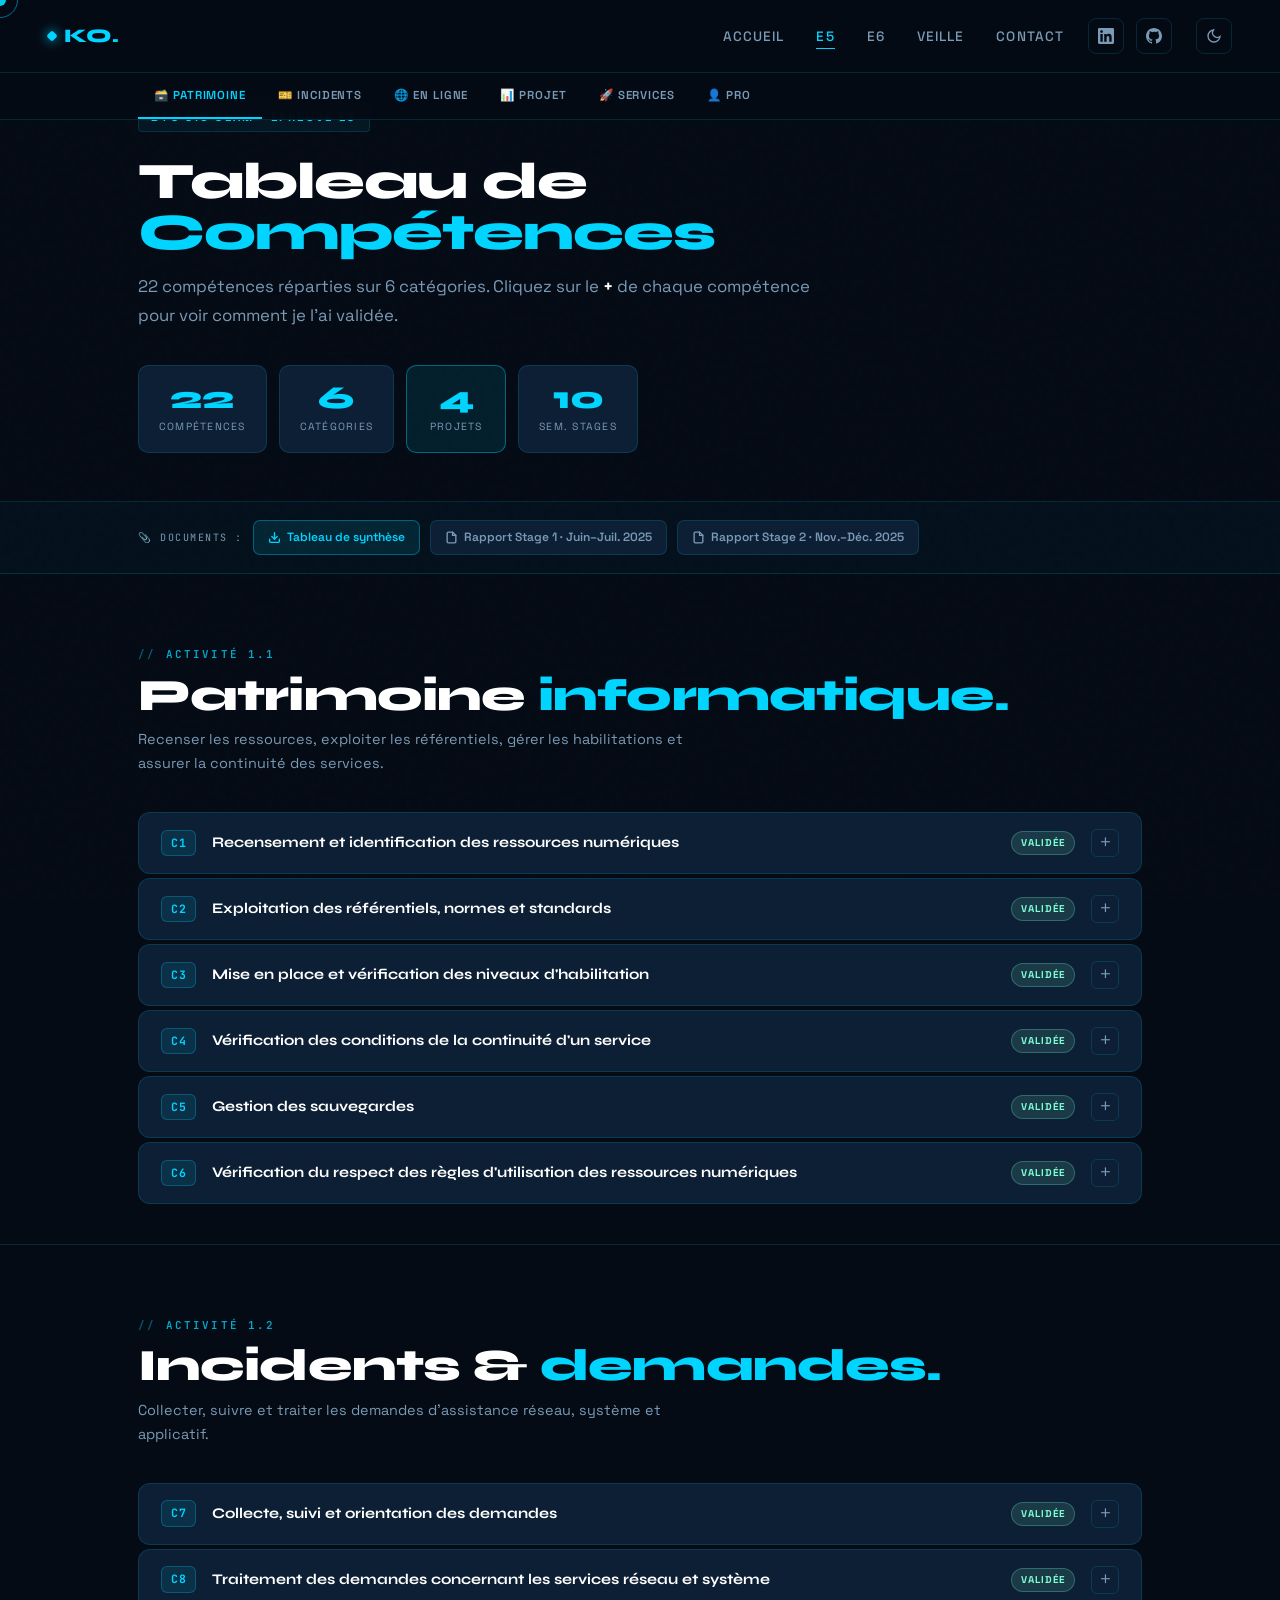
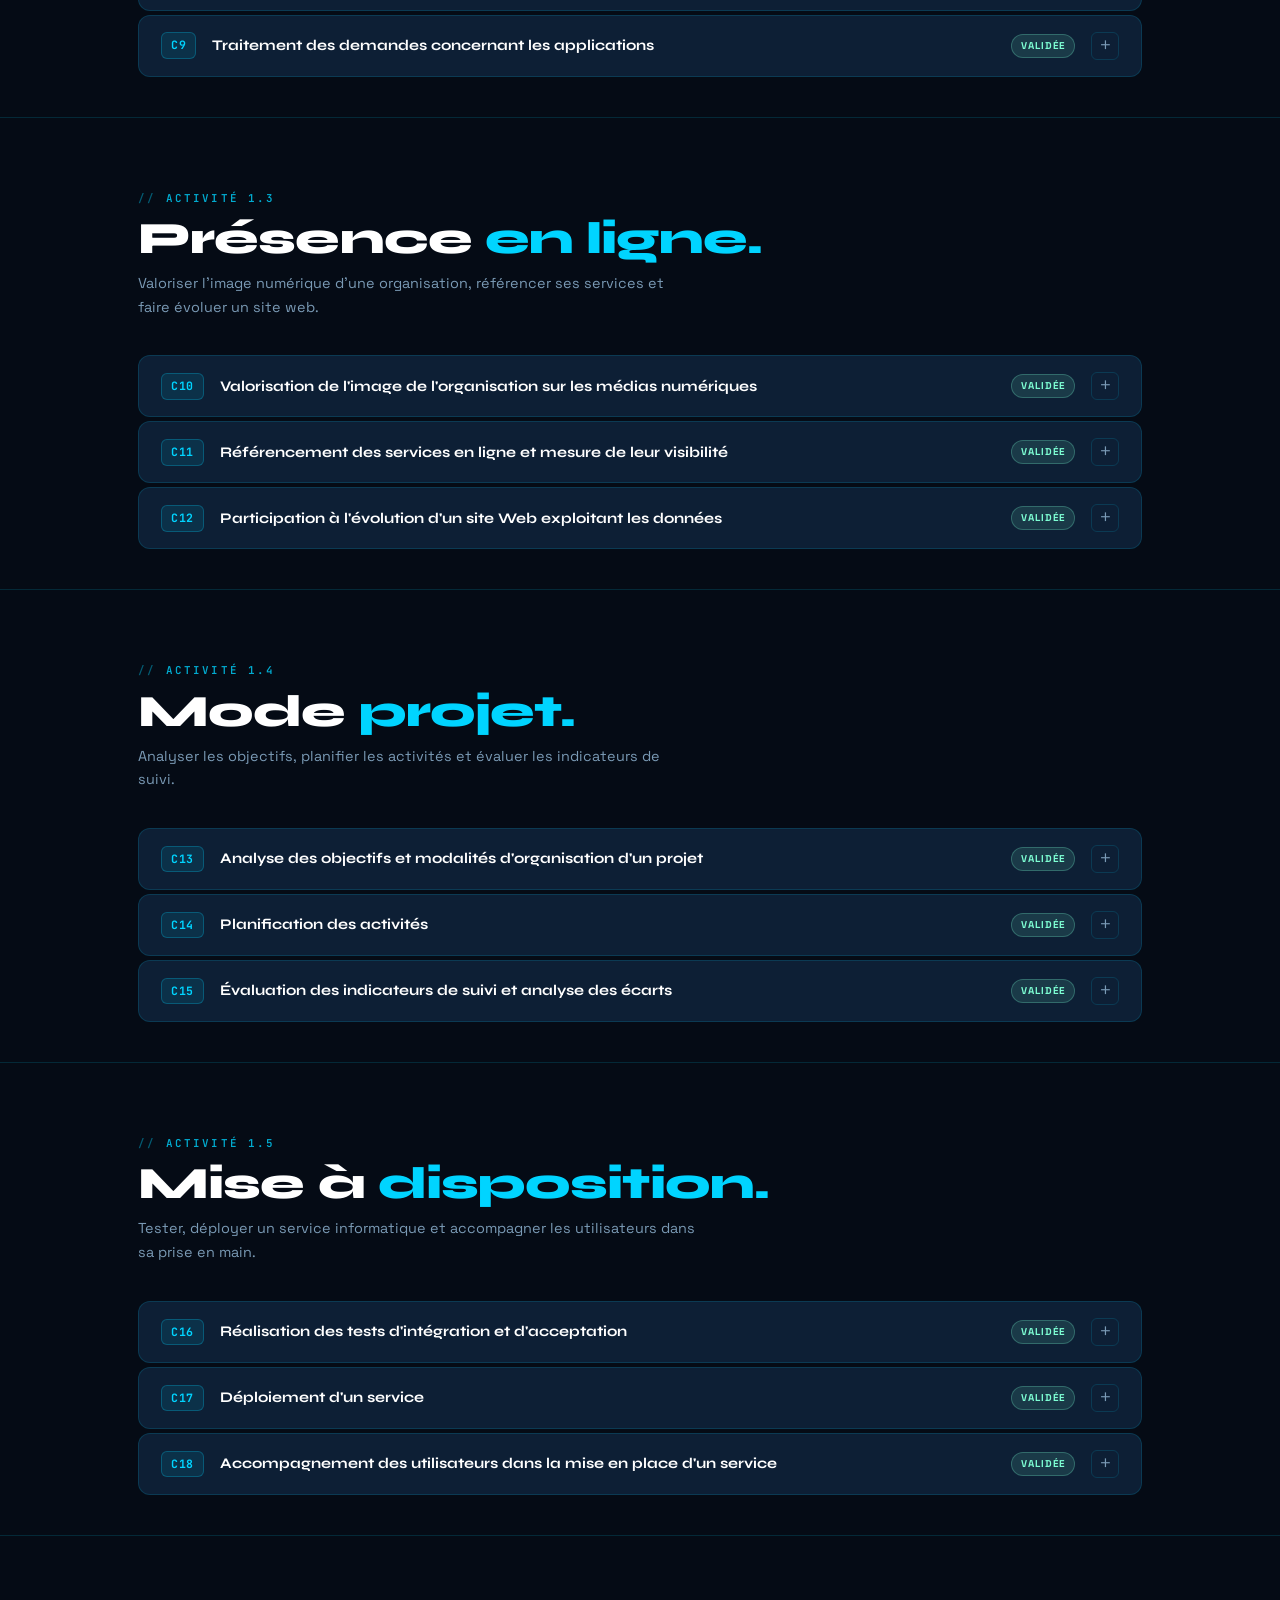
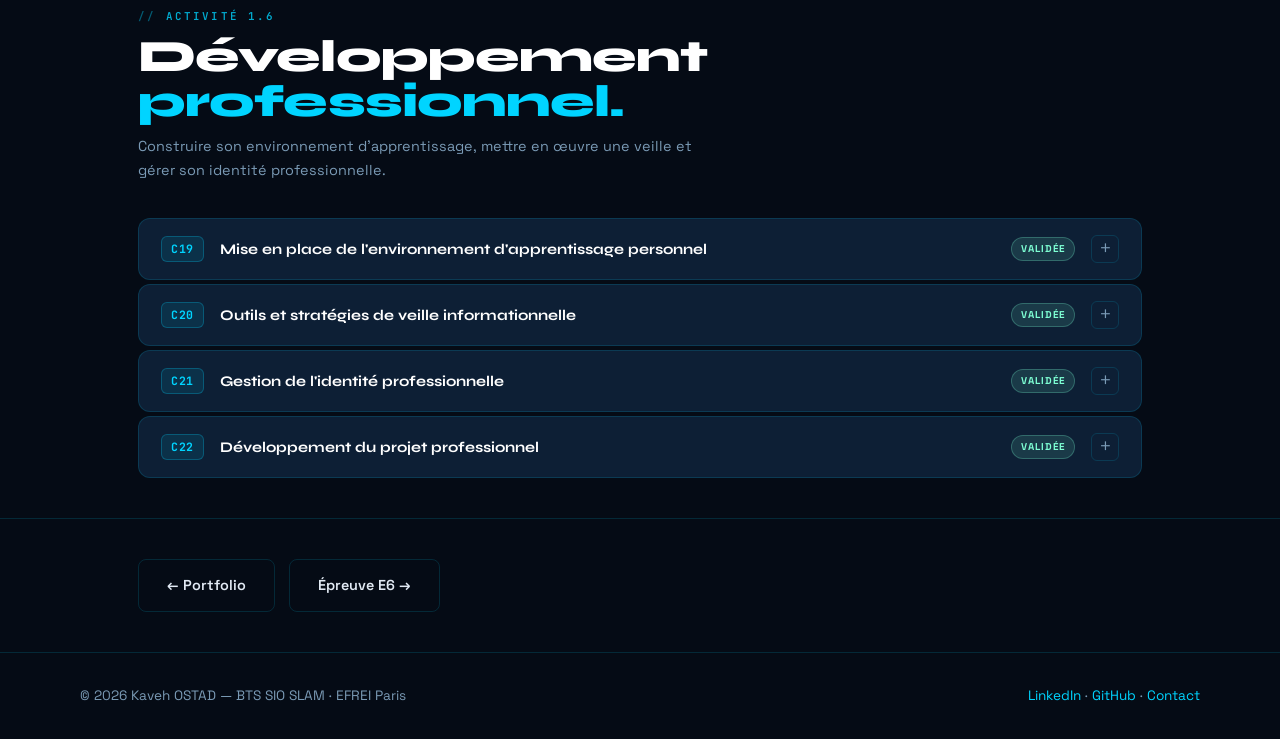
<file: e5.html>
<!DOCTYPE html>
<html lang="fr" data-theme="dark">
<head>
<meta charset="UTF-8">
<meta name="viewport" content="width=device-width, initial-scale=1.0">
<title>Kaveh OSTAD - E5 : Compétences C1 → C22</title>
<meta name="description" content="Tableau des 22 compétences BTS SIO SLAM de Kaveh OSTAD — C1 à C22, réparties sur 6 catégories avec preuves et réalisations.">
<link rel="stylesheet" href="assets/css/style.css">
<link rel="icon" type="image/svg+xml" href="data:image/svg+xml,%3Csvg xmlns='http://www.w3.org/2000/svg' viewBox='0 0 100 100'%3E%3Crect width='100' height='100' rx='20' fill='%2300d4ff'/%3E%3Ctext x='50' y='62' text-anchor='middle' font-family='Arial' font-weight='800' font-size='50' fill='%23050b15'%3EK%3C/text%3E%3C/svg%3E">
<style>
/* ─── BOUTONS TÉLÉCHARGEMENT ─── */
.dl-btn {
  display: inline-flex;
  align-items: center;
  gap: 6px;
  padding: 7px 14px;
  border-radius: 7px;
  border: 1px solid var(--border);
  background: var(--card);
  color: var(--muted);
  font-size: 0.75rem;
  font-weight: 600;
  text-decoration: none;
  transition: all 0.2s ease;
  white-space: nowrap;
  cursor: none;
}
.dl-btn:hover {
  border-color: var(--accent);
  color: var(--accent);
  transform: translateY(-1px);
}
.dl-btn.dl-primary {
  background: color-mix(in srgb, var(--accent) 10%, transparent);
  border-color: color-mix(in srgb, var(--accent) 35%, transparent);
  color: var(--accent);
}
.dl-btn.dl-primary:hover {
  background: color-mix(in srgb, var(--accent) 18%, transparent);
}

/* ─── IMAGE PREUVE ─── */
.comp-proof-img {
  width: 100%;
  max-height: 420px;
  object-fit: contain;
  border-radius: 8px;
  border: 1px solid var(--border);
  background: #fff;
  display: block;
  cursor: zoom-in;
  transition: transform 0.2s;
}
.comp-proof-img:hover { transform: scale(1.01); }
.e5-wrap {
  max-width: 1100px;
  margin: 0 auto;
  padding: 0 48px;
}

/* ══════════════════════════════════════════
   HEADER STATS
══════════════════════════════════════════ */
.e5-stats {
  display: flex;
  gap: 12px;
  margin-top: 36px;
  flex-wrap: wrap;
}
.e5-stat {
  display: flex;
  flex-direction: column;
  align-items: center;
  justify-content: center;
  min-width: 100px;
  padding: 16px 20px;
  border: 1px solid var(--border);
  border-radius: 10px;
  background: var(--card);
  transition: border-color 0.3s, box-shadow 0.3s;
}
.e5-stat:hover {
  border-color: var(--border-strong);
  box-shadow: 0 4px 16px var(--glow);
}
.e5-stat:nth-child(3) {
  background: color-mix(in srgb, var(--accent) 10%, transparent);
  border-color: color-mix(in srgb, var(--accent) 40%, transparent);
}
.e5-stat-num {
  font-family: 'Syne', sans-serif;
  font-size: 2rem;
  font-weight: 800;
  color: var(--accent);
  line-height: 1;
}
.e5-stat-label {
  font-size: 0.65rem;
  color: var(--muted);
  margin-top: 5px;
  text-transform: uppercase;
  letter-spacing: 0.12em;
  text-align: center;
}

/* ══════════════════════════════════════════
   NAVIGATION CATÉGORIES STICKY
══════════════════════════════════════════ */
.e5-cat-nav {
  position: sticky;
  top: 73px;
  z-index: 90;
  background: color-mix(in srgb, var(--bg) 95%, transparent);
  backdrop-filter: blur(20px);
  border-bottom: 1px solid var(--border);
  display: flex;
  overflow-x: auto;
  scrollbar-width: none;
}
.e5-cat-nav::-webkit-scrollbar { display: none; }
.e5-cat-nav-inner {
  max-width: 1100px;
  margin: 0 auto;
  padding: 0 48px;
  display: flex;
  gap: 0;
  width: 100%;
}
.cat-btn {
  display: flex;
  align-items: center;
  gap: 7px;
  padding: 13px 16px;
  color: var(--muted);
  font-size: 0.72rem;
  font-weight: 600;
  text-decoration: none;
  letter-spacing: 0.08em;
  text-transform: uppercase;
  white-space: nowrap;
  border-bottom: 2px solid transparent;
  transition: color 0.2s, border-color 0.2s;
  background: none;
  border-top: none; border-left: none; border-right: none;
  cursor: none;
  font-family: inherit;
}
.cat-btn:hover { color: var(--accent); border-bottom-color: var(--accent); }
.cat-btn.active { color: var(--accent); border-bottom-color: var(--accent); }

/* ══════════════════════════════════════════
   SECTIONS
══════════════════════════════════════════ */
.e5-section {
  padding: 72px 0 40px;
  border-bottom: 1px solid var(--border);
  scroll-margin-top: 160px;
}
.e5-section:last-of-type { border-bottom: none; }

.cat-header { margin-bottom: 36px; }

.cat-tag {
  font-family: 'JetBrains Mono', monospace;
  font-size: 0.68rem;
  color: var(--accent);
  text-transform: uppercase;
  letter-spacing: 0.2em;
  font-weight: 600;
  margin-bottom: 10px;
  opacity: 0.8;
  display: block;
}
.cat-tag::before { content: '// '; opacity: 0.5; }

.cat-title {
  font-family: 'Syne', sans-serif;
  font-size: clamp(2rem, 3.5vw, 3.2rem);
  font-weight: 800;
  color: var(--text-strong);
  line-height: 1;
  letter-spacing: -0.02em;
}
.cat-title em {
  font-style: normal;
  color: var(--accent);
}
.cat-desc {
  margin-top: 10px;
  color: var(--muted);
  font-size: 0.9rem;
  max-width: 560px;
  line-height: 1.65;
}

/* ══════════════════════════════════════════
   ACCORDÉON COMPÉTENCES — style Lina Karouche
══════════════════════════════════════════ */
.comp-list {
  display: flex;
  flex-direction: column;
  gap: 4px;
}

/* Fade-in séquentiel à l'apparition */
@keyframes compItemIn {
  from { opacity: 0; transform: translateY(8px); }
  to   { opacity: 1; transform: translateY(0); }
}
.comp-item {
  animation: compItemIn 0.35s ease both;
}

.comp-item {
  border: 1px solid var(--border);
  border-radius: 12px;
  overflow: hidden;
  background: var(--card);
  transition: border-color 0.2s ease;
}
.comp-item:hover { border-color: var(--border-strong); }
.comp-item.open { border-color: var(--accent); }

.comp-item-header {
  display: flex;
  align-items: center;
  gap: 16px;
  padding: 16px 22px;
  cursor: none;
}

.comp-num {
  font-family: 'JetBrains Mono', monospace;
  font-size: 0.72rem;
  font-weight: 700;
  color: var(--accent);
  background: color-mix(in srgb, var(--accent) 10%, transparent);
  border: 1px solid color-mix(in srgb, var(--accent) 25%, transparent);
  padding: 3px 9px;
  border-radius: 6px;
  letter-spacing: 0.05em;
  flex-shrink: 0;
}

.comp-item-info {
  flex: 1;
  min-width: 0;
}
.comp-item-title {
  font-family: 'Syne', sans-serif;
  font-weight: 700;
  font-size: 0.92rem;
  color: var(--text-strong);
  line-height: 1.3;
  display: block;
}

.comp-status {
  font-size: 0.62rem;
  font-weight: 700;
  padding: 3px 9px;
  border-radius: 100px;
  text-transform: uppercase;
  letter-spacing: 0.1em;
  flex-shrink: 0;
}
.comp-status.validee {
  background: color-mix(in srgb, var(--accent3) 12%, transparent);
  color: var(--accent3);
  border: 1px solid color-mix(in srgb, var(--accent3) 25%, transparent);
}
.comp-status.partielle {
  background: color-mix(in srgb, #fbbf24 10%, transparent);
  color: #fbbf24;
  border: 1px solid color-mix(in srgb, #fbbf24 25%, transparent);
}
.comp-status.en-cours {
  background: color-mix(in srgb, var(--muted) 10%, transparent);
  color: var(--muted);
  border: 1px solid color-mix(in srgb, var(--muted) 20%, transparent);
}

.comp-expand {
  width: 28px; height: 28px;
  border-radius: 6px;
  background: transparent;
  border: 1px solid var(--border);
  color: var(--muted);
  font-size: 1.3rem;
  font-weight: 300;
  cursor: none;
  display: flex; align-items: center; justify-content: center;
  transition: transform 0.3s ease, color 0.2s, border-color 0.2s;
  flex-shrink: 0;
  line-height: 1;
  padding-bottom: 1px;
  font-family: inherit;
}
.comp-item.open .comp-expand {
  transform: rotate(45deg);
  color: var(--accent);
  border-color: var(--accent);
}

/* Corps accordéon */
.comp-item-body {
  max-height: 0;
  overflow: hidden;
  transition: max-height 0.45s cubic-bezier(0.4, 0, 0.2, 1);
}
.comp-item.open .comp-item-body { max-height: 1400px; }

.comp-body-inner {
  padding: 0 22px 22px;
  border-top: 1px solid var(--border);
  padding-top: 18px;
  display: flex;
  flex-direction: column;
  gap: 14px;
}

.comp-body-quote {
  font-style: italic;
  color: var(--text);
  font-size: 0.85rem;
  padding: 10px 14px;
  background: color-mix(in srgb, var(--accent) 5%, transparent);
  border-left: 2px solid var(--accent);
  border-radius: 4px;
  line-height: 1.6;
}

.comp-body-section-label {
  font-family: 'JetBrains Mono', monospace;
  font-size: 0.62rem;
  color: var(--accent);
  text-transform: uppercase;
  letter-spacing: 0.18em;
  font-weight: 700;
  margin-bottom: 5px;
  display: block;
}

.comp-body-text {
  color: var(--muted);
  font-size: 0.88rem;
  line-height: 1.75;
}

.comp-body-tags {
  display: flex;
  flex-wrap: wrap;
  gap: 6px;
}

.comp-projet-tag {
  display: inline-flex;
  align-items: center;
  gap: 5px;
  padding: 4px 12px;
  background: color-mix(in srgb, var(--accent3) 8%, transparent);
  border: 1px solid color-mix(in srgb, var(--accent3) 20%, transparent);
  border-radius: 6px;
  font-size: 0.75rem;
  color: var(--accent3);
  font-weight: 600;
}
.comp-projet-tag::before { content: '📁'; font-size: 0.7rem; }

.comp-tool-tag {
  padding: 3px 10px;
  background: color-mix(in srgb, var(--accent) 8%, transparent);
  border: 1px solid var(--border);
  border-radius: 100px;
  font-size: 0.68rem;
  color: var(--accent);
  font-weight: 600;
  font-family: 'JetBrains Mono', monospace;
}

.comp-body-img {
  width: 100%;
  border-radius: 8px;
  border: 1px solid var(--border);
  max-height: 380px;
  object-fit: contain;
  background: #fff;
}

/* ══════════════════════════════════════════
   RESPONSIVE
══════════════════════════════════════════ */
@media (max-width: 1024px) {
  .e5-wrap { padding: 0 32px; }
  .e5-cat-nav-inner { padding: 0 32px; }
  .e5-section { padding: 56px 0 32px; }
}
@media (max-width: 768px) {
  .e5-wrap { padding: 0 20px; }
  .e5-cat-nav-inner { padding: 0 20px; }
  .e5-section { padding: 44px 0 24px; scroll-margin-top: 130px; }
  .e5-stats { gap: 8px; }
  .e5-stat { min-width: 80px; padding: 12px 14px; }
  .e5-stat-num { font-size: 1.5rem; }
  .comp-item-header { padding: 14px 16px; gap: 10px; }
  .comp-item-title { font-size: 0.85rem; }
  .cat-title { font-size: 2rem; }
}
</style>
</head>
<body>

<div class="cursor"></div>
<div class="cursor-ring"></div>

<!-- NAVBAR -->
<nav>
  <a href="index.html" class="nav-logo">KO.</a>
  <div class="nav-right">
    <ul class="nav-links">
      <li><a href="index.html">Accueil</a></li>
      <li><a href="e5.html" class="active">E5</a></li>
      <li><a href="e6.html">E6</a></li>
      <li><a href="veille.html">Veille</a></li>
      <li><a href="contact.html">Contact</a></li>
    </ul>
    <div class="nav-socials">
      <a href="https://www.linkedin.com/in/kaveh-ostad/" target="_blank" rel="noopener" aria-label="LinkedIn">
        <svg viewBox="0 0 24 24" fill="currentColor"><path d="M20.447 20.452h-3.554v-5.569c0-1.328-.027-3.037-1.852-3.037-1.853 0-2.136 1.445-2.136 2.939v5.667H9.351V9h3.414v1.561h.046c.477-.9 1.637-1.85 3.37-1.85 3.601 0 4.267 2.37 4.267 5.455v6.286zM5.337 7.433a2.062 2.062 0 01-2.063-2.065 2.063 2.063 0 112.063 2.065zm1.782 13.019H3.555V9h3.564v11.452zM22.225 0H1.771C.792 0 0 .774 0 1.729v20.542C0 23.227.792 24 1.771 24h20.451C23.2 24 24 23.227 24 22.271V1.729C24 .774 23.2 0 22.222 0h.003z"/></svg>
      </a>
      <a href="https://github.com/Su-Kaveh" target="_blank" rel="noopener" aria-label="GitHub">
        <svg viewBox="0 0 24 24" fill="currentColor"><path d="M12 0C5.374 0 0 5.373 0 12c0 5.302 3.438 9.8 8.207 11.387.6.111.793-.261.793-.577v-2.234c-3.338.726-4.033-1.416-4.033-1.416-.546-1.387-1.333-1.756-1.333-1.756-1.089-.745.083-.729.083-.729 1.205.084 1.839 1.237 1.839 1.237 1.07 1.834 2.807 1.304 3.492.997.107-.775.418-1.305.762-1.604-2.665-.305-5.467-1.334-5.467-5.931 0-1.311.469-2.381 1.236-3.221-.124-.303-.535-1.524.117-3.176 0 0 1.008-.322 3.301 1.23A11.509 11.509 0 0112 5.803c1.02.005 2.047.138 3.006.404 2.291-1.552 3.297-1.23 3.297-1.23.653 1.653.242 2.874.118 3.176.77.84 1.235 1.911 1.235 3.221 0 4.609-2.807 5.624-5.479 5.921.43.372.823 1.102.823 2.222v3.293c0 .319.192.694.801.576C20.566 21.797 24 17.3 24 12c0-6.627-5.373-12-12-12z"/></svg>
      </a>
    </div>
    <button class="theme-toggle" onclick="toggleTheme()" aria-label="Changer de thème">
      <svg class="icon-moon" viewBox="0 0 24 24" fill="none" stroke="currentColor" stroke-width="2"><path d="M21 12.79A9 9 0 1 1 11.21 3 7 7 0 0 0 21 12.79z"/></svg>
      <svg class="icon-sun" viewBox="0 0 24 24" fill="none" stroke="currentColor" stroke-width="2"><circle cx="12" cy="12" r="5"/><line x1="12" y1="1" x2="12" y2="3"/><line x1="12" y1="21" x2="12" y2="23"/><line x1="4.22" y1="4.22" x2="5.64" y2="5.64"/><line x1="18.36" y1="18.36" x2="19.78" y2="19.78"/><line x1="1" y1="12" x2="3" y2="12"/><line x1="21" y1="12" x2="23" y2="12"/><line x1="4.22" y1="19.78" x2="5.64" y2="18.36"/><line x1="18.36" y1="5.64" x2="19.78" y2="4.22"/></svg>
    </button>
    <button class="nav-burger" aria-label="Menu"><span></span><span></span><span></span></button>
  </div>
</nav>

<!-- NAV CATÉGORIES STICKY -->
<div class="e5-cat-nav">
  <div class="e5-cat-nav-inner">
    <a href="#cat1" class="cat-btn">🗃️ Patrimoine</a>
    <a href="#cat2" class="cat-btn">🎫 Incidents</a>
    <a href="#cat3" class="cat-btn">🌐 En ligne</a>
    <a href="#cat4" class="cat-btn">📊 Projet</a>
    <a href="#cat5" class="cat-btn">🚀 Services</a>
    <a href="#cat6" class="cat-btn">👤 Pro</a>
  </div>
</div>

<main class="page" style="padding-top:0;">

  <!-- HEADER -->
  <section class="page-header" style="padding:56px 0 48px; border-bottom:1px solid var(--border);">
    <div class="e5-wrap">
      <div class="section-tag">BTS SIO SLAM · Épreuve E5</div>
      <h1 style="margin:12px 0 14px;">Tableau de <em style="font-style:normal;color:var(--accent);">Compétences</em></h1>
      <p>22 compétences réparties sur 6 catégories. Cliquez sur le <strong style="color:var(--text-strong)">+</strong> de chaque compétence pour voir comment je l'ai validée.</p>
      <div class="e5-stats">
        <div class="e5-stat"><span class="e5-stat-num" data-target="22">0</span><span class="e5-stat-label">Compétences</span></div>
        <div class="e5-stat"><span class="e5-stat-num" data-target="6">0</span><span class="e5-stat-label">Catégories</span></div>
        <div class="e5-stat"><span class="e5-stat-num" data-target="4">0</span><span class="e5-stat-label">Projets</span></div>
        <div class="e5-stat"><span class="e5-stat-num" data-target="10">0</span><span class="e5-stat-label">Sem. stages</span></div>
      </div>
    </div>
  </section>

  <!-- TÉLÉCHARGEMENTS -->
  <section style="border-bottom:1px solid var(--border);padding:18px 0;background:color-mix(in srgb,var(--accent) 3%,transparent);">
    <div class="e5-wrap">
      <div style="display:flex;align-items:center;gap:10px;flex-wrap:wrap;">
        <span style="font-family:'JetBrains Mono',monospace;font-size:0.63rem;color:var(--muted);text-transform:uppercase;letter-spacing:0.15em;flex-shrink:0;">📎 Documents :</span>
        <a href="assets/docs/tableau_synthese.pdf" target="_blank" rel="noopener" class="dl-btn dl-primary">
          <svg width="13" height="13" viewBox="0 0 24 24" fill="none" stroke="currentColor" stroke-width="2.5" stroke-linecap="round"><path d="M21 15v4a2 2 0 0 1-2 2H5a2 2 0 0 1-2-2v-4"/><polyline points="7 10 12 15 17 10"/><line x1="12" y1="15" x2="12" y2="3"/></svg>
          Tableau de synthèse
        </a>
        <a href="assets/docs/rapport_stage1.pdf" target="_blank" rel="noopener" class="dl-btn">
          <svg width="13" height="13" viewBox="0 0 24 24" fill="none" stroke="currentColor" stroke-width="2.5" stroke-linecap="round"><path d="M14 2H6a2 2 0 0 0-2 2v16a2 2 0 0 0 2 2h12a2 2 0 0 0 2-2V8z"/><polyline points="14 2 14 8 20 8"/></svg>
          Rapport Stage 1 · Juin–Juil. 2025
        </a>
        <a href="assets/docs/rapport_stage2.pdf" target="_blank" rel="noopener" class="dl-btn">
          <svg width="13" height="13" viewBox="0 0 24 24" fill="none" stroke="currentColor" stroke-width="2.5" stroke-linecap="round"><path d="M14 2H6a2 2 0 0 0-2 2v16a2 2 0 0 0 2 2h12a2 2 0 0 0 2-2V8z"/><polyline points="14 2 14 8 20 8"/></svg>
          Rapport Stage 2 · Nov.–Déc. 2025
        </a>
      </div>
    </div>
  </section>
  <section class="e5-section" id="cat1">
    <div class="e5-wrap">
      <div class="cat-header reveal">
        <span class="cat-tag">Activité 1.1</span>
        <h2 class="cat-title">Patrimoine <em>informatique.</em></h2>
        <p class="cat-desc">Recenser les ressources, exploiter les référentiels, gérer les habilitations et assurer la continuité des services.</p>
      </div>
      <div class="comp-list" data-cat="1"></div>
    </div>
  </section>

  <!-- CATÉGORIE 2 -->
  <section class="e5-section" id="cat2">
    <div class="e5-wrap">
      <div class="cat-header reveal">
        <span class="cat-tag">Activité 1.2</span>
        <h2 class="cat-title">Incidents & <em>demandes.</em></h2>
        <p class="cat-desc">Collecter, suivre et traiter les demandes d'assistance réseau, système et applicatif.</p>
      </div>
      <div class="comp-list" data-cat="2"></div>
    </div>
  </section>

  <!-- CATÉGORIE 3 -->
  <section class="e5-section" id="cat3">
    <div class="e5-wrap">
      <div class="cat-header reveal">
        <span class="cat-tag">Activité 1.3</span>
        <h2 class="cat-title">Présence <em>en ligne.</em></h2>
        <p class="cat-desc">Valoriser l'image numérique d'une organisation, référencer ses services et faire évoluer un site web.</p>
      </div>
      <div class="comp-list" data-cat="3"></div>
    </div>
  </section>

  <!-- CATÉGORIE 4 -->
  <section class="e5-section" id="cat4">
    <div class="e5-wrap">
      <div class="cat-header reveal">
        <span class="cat-tag">Activité 1.4</span>
        <h2 class="cat-title">Mode <em>projet.</em></h2>
        <p class="cat-desc">Analyser les objectifs, planifier les activités et évaluer les indicateurs de suivi.</p>
      </div>
      <div class="comp-list" data-cat="4"></div>
    </div>
  </section>

  <!-- CATÉGORIE 5 -->
  <section class="e5-section" id="cat5">
    <div class="e5-wrap">
      <div class="cat-header reveal">
        <span class="cat-tag">Activité 1.5</span>
        <h2 class="cat-title">Mise à <em>disposition.</em></h2>
        <p class="cat-desc">Tester, déployer un service informatique et accompagner les utilisateurs dans sa prise en main.</p>
      </div>
      <div class="comp-list" data-cat="5"></div>
    </div>
  </section>

  <!-- CATÉGORIE 6 -->
  <section class="e5-section" id="cat6">
    <div class="e5-wrap">
      <div class="cat-header reveal">
        <span class="cat-tag">Activité 1.6</span>
        <h2 class="cat-title">Développement <em>professionnel.</em></h2>
        <p class="cat-desc">Construire son environnement d'apprentissage, mettre en œuvre une veille et gérer son identité professionnelle.</p>
      </div>
      <div class="comp-list" data-cat="6"></div>
    </div>
  </section>

  <!-- RETOUR -->
  <section style="padding:40px 0;">
    <div class="e5-wrap" style="display:flex;gap:14px;flex-wrap:wrap;">
      <a href="index.html" class="btn-secondary">← Portfolio</a>
      <a href="e6.html" class="btn-secondary">Épreuve E6 →</a>
    </div>
  </section>

</main>

<footer>
  <span>© 2026 Kaveh OSTAD — BTS SIO SLAM · EFREI Paris</span>
  <span>
    <a href="https://www.linkedin.com/in/kaveh-ostad/" target="_blank" rel="noopener">LinkedIn</a> ·
    <a href="https://github.com/Su-Kaveh" target="_blank" rel="noopener">GitHub</a> ·
    <a href="contact.html">Contact</a>
  </span>
</footer>

<script src="assets/js/main.js"></script>
<script>
/* ══════════════════════════════════════════
   DONNÉES DES 22 COMPÉTENCES
══════════════════════════════════════════ */
const COMPETENCES = {
  c1:{num:'C1',status:'validee',title:'Recensement et identification des ressources numériques',
    desc:'Le recensement du patrimoine informatique est exhaustif et réalisé au moyen d\'un outil de gestion des actifs informatiques.',
    how:'Dans le cadre du TP C1 à l\'EFREI, j\'ai installé un serveur GLPI sur VM Debian (Apache, PHP 8.3, MariaDB), déployé l\'agent GLPI sur 6 machines (3 hôtes + 3 VM) et réalisé un inventaire réseau complet avec export CSV/PDF. En stage à la DISP de Paris, j\'ai utilisé EasyVista pour mettre à jour l\'inventaire, numéroter les postes neufs Lenovo/Dell et organiser l\'armoire matériel.',
    projets:['TP GLPI EFREI','Stage 1 DISP (juin-juil. 2025)','Stage 2 DISP/SPIP (nov-déc. 2025)'],
    tools:['GLPI','EasyVista','Agent GLPI','nmap','Debian Linux','MariaDB'],
    images:['assets/preuves/c1-glpi-logiciels.png','assets/preuves/c1-glpi-ordinateurs.png','assets/preuves/c1-glpi-vm-inventaire.png','assets/preuves/c1-stage2-armoire.png','assets/preuves/c1-stage2-reception.png']},

  c2:{num:'C2',status:'validee',title:'Exploitation des référentiels, normes et standards',
    desc:'Les référentiels, normes et standards sont mobilisés de façon pertinente.',
    how:'J\'ai suivi la documentation officielle GLPI pour son installation complète sur Debian. En stage DISP, j\'ai appliqué le référentiel ITIL pour structurer la gestion des incidents (création, qualification, escalade, clôture avec compte rendu). J\'ai également analysé la méthodologie cycle en V via les cahiers des charges techniques du DSI.',
    projets:['TP GLPI EFREI','Stages DISP (2025)'],
    tools:['ITIL','Cycle en V','Documentation officielle GLPI']},

  c3:{num:'C3',status:'validee',title:'Mise en place et vérification des niveaux d\'habilitation',
    desc:'Les droits mis en place correspondent aux habilitations des acteurs.',
    how:'Dans le TP C7 GLPI, j\'ai créé et géré différents profils (Super-Admin, Technicien, Self-service) avec des droits distincts par entité, et configuré des règles d\'affectation automatique des tickets selon la catégorie ITIL. En stage DISP, j\'ai géré les comptes via ODIN relié à Active Directory (création, réactivation, suppression, relances AD).',
    projets:['TP GLPI EFREI (C7)','Stages DISP (2025)'],
    tools:['GLPI','ODIN','Active Directory','Windows Server'],
    images:['assets/preuves/c3-glpi-utilisateurs.png','assets/preuves/c3-glpi-entites.png','assets/preuves/c3-glpi-regle-affectation.png','assets/preuves/c3-glpi-regles-habilitations.png']},

  c4:{num:'C4',status:'validee',title:'Vérification des conditions de la continuité d\'un service',
    desc:'Les conditions de continuité et de reprise d\'un service sont vérifiées et les manquements sont signalés.',
    how:'En stage 2 au SPIP de Paris (site initialement sans référent IT), j\'ai participé à la remise en service complète de l\'infrastructure, réalisé de la maintenance préventive et curative (diagnostic, remplacement de postes défectueux), et participé à la mise à jour du logiciel de sûreté gérant les caméras et alarmes — intervention nécessitant rigueur et respect des consignes de sécurité.',
    projets:['Stage 2 DISP/SPIP (nov-déc. 2025)'],
    tools:['EasyVista','Windows 11','Outils de diagnostic'],
    images:['assets/preuves/c4-stage1-salle-serveurs.png','assets/preuves/c4-stage2-baie-reseau.png']},

  c5:{num:'C5',status:'validee',title:'Gestion des sauvegardes',
    desc:'Les sauvegardes sont réalisées dans les conditions prévues. Les restaurations sont testées et opérationnelles.',
    how:'Dans le cadre du TP GLPI, j\'ai mis en place une sauvegarde de la base de données MariaDB via la commande mysqldump : export complet de la base promex_db au format .sql, planification de la sauvegarde et vérification de la restauration sur un environnement de test. En stage 1 à la DISP, j\'ai également activé le chiffrement BitLocker sur les 6 postes masterisés pour protéger les données au repos en cas de perte ou vol du matériel.',
    projets:['TP GLPI EFREI','Stage 1 DISP (juin-juil. 2025)'],
    tools:['mysqldump','MariaDB','BitLocker','Windows 11 Pro','Bash']},

  c6:{num:'C6',status:'validee',title:'Vérification du respect des règles d\'utilisation des ressources numériques',
    desc:'Les écarts par rapport aux règles d\'utilisation des ressources numériques sont détectés et signalés.',
    how:'En stage au Ministère de la Justice (DISP + SPIP de Paris), j\'ai travaillé dans un contexte institutionnel à sécurité renforcée : respect strict de la charte informatique du Ministère, contrôle des accès aux ressources numériques sensibles, et application des procédures internes pour chaque intervention. Le milieu pénitentiaire impose des contraintes particulièrement strictes.',
    projets:['Stages DISP (2025)'],
    tools:['Charte informatique MJ','Procédures DSI pénitentiaire']},

  c7:{num:'C7',status:'validee',title:'Collecte, suivi et orientation des demandes',
    desc:'Les demandes d\'assistance ont été prises en compte, correctement diagnostiquées et leur traitement correspond aux attentes.',
    how:'Dans le TP C7 GLPI, j\'ai paramétré la gestion complète du ticketing : cycle de vie (Nouveau → En cours → Résolu → Clos), catégories ITIL (Réseau, Logiciel, Matériel, Comptes), règles d\'affectation automatique. En stage DISP, j\'ai traité des tickets quotidiennement via GLPI (TID), Jaber, Outlook et téléphone, avec escalade N2 selon ITIL.',
    projets:['TP GLPI EFREI (C7)','Stages DISP (2025)'],
    tools:['GLPI','Jaber','Outlook','ITIL','TID'],
    images:['assets/preuves/c7-glpi-dashboard.png','assets/preuves/c7-glpi-liste-tickets.png','assets/preuves/c7-glpi-ticket-resolu.png','assets/preuves/c7-glpi-categories-itil.png']},

  c8:{num:'C8',status:'validee',title:'Traitement des demandes concernant les services réseau et système',
    desc:'La réponse à une demande d\'assistance est conforme à la procédure. Méthode de diagnostic et résolution adaptée.',
    how:'En stage 1 à la DISP, j\'ai collaboré avec l\'Unité Technique sur : la configuration de VLANs, trunks et switchs, la manipulation de firewalls Fortinet 90G/120G et Stormshield, le brassage RJ45 et l\'organisation des baies de brassage. J\'ai également géré des problèmes de connexion réseau, de sessions AD et de VPN, et réalisé la masterisation PXE.',
    projets:['Stage 1 DISP (juin-juil. 2025)'],
    tools:['Fortinet 90G/120G','Stormshield','VLANs','Active Directory','PXE','RJ45'],
    images:['assets/preuves/c8-stage1-baies-brassage.png','assets/preuves/c8-stage1-fortinet.png']},

  c9:{num:'C9',status:'validee',title:'Traitement des demandes concernant les applications',
    desc:'La réponse est conforme à la procédure et adaptée à l\'utilisateur.',
    how:'En stage 2 au SPIP, j\'ai assuré le support applicatif quotidien : aide sur Resana, archivage de boîtes mail saturées, réinitialisation de sessions, relances AD, rédaction de mails pro pour demandes d\'accès. Dans le Cabinet Médical, j\'ai développé la gestion des rôles (admin/utilisateur) et une authentification PHP sécurisée.',
    projets:['Stage 2 DISP/SPIP (nov-déc. 2025)','Cabinet Médical PHP MVC (fév. 2026)'],
    tools:['Resana','Outlook','Active Directory','PHP','Sessions PHP','MySQL'],
    image:'assets/preuves/c9-stage2-mail-pro.png'},

  c10:{num:'C10',status:'validee',title:'Valorisation de l\'image de l\'organisation sur les médias numériques',
    desc:'L\'image de l\'organisation est conforme aux attentes et valorisée. Obligations juridiques respectées.',
    how:'J\'ai valorisé mon image professionnelle en ligne à travers ce portfolio : identité visuelle cohérente (charte graphique, typographie, mode jour/nuit), présence sur LinkedIn et GitHub avec des profils à jour, balises Open Graph pour le partage sur les réseaux sociaux, et respect des bonnes pratiques de publication numérique. Le portfolio présente mes réalisations, certifications et projet professionnel Data Analyst de façon structurée et accessible, avec une navigation claire et un design responsive. Cette démarche correspond à la valorisation de l\'image d\'un acteur numérique sur les médias en ligne.',
    projets:['Portfolio BTS SIO — Ce site','LinkedIn (kaveh-ostad)','GitHub (Su-Kaveh)'],
    tools:['HTML/CSS/JS','Open Graph','LinkedIn','GitHub Pages','Charte graphique','SEO']},

  c11:{num:'C11',status:'validee',title:'Référencement des services en ligne et mesure de leur visibilité',
    desc:'La visibilité des services en ligne de l\'organisation est satisfaisante.',
    how:'Dans un TP dédié, j\'ai créé une landing page HTML/CSS en appliquant les bonnes pratiques SEO : balises meta (title, description, keywords), Open Graph, HTML sémantique et attributs alt. J\'ai déployé la page sur GitHub Pages et intégré Google Analytics (GA4) pour analyser les statistiques en temps réel : visiteurs actifs, sources de trafic, pages visitées. Cette démarche couvre référencer un service ET mesurer sa visibilité.',
    projets:['TP Référencement — Landing page GitHub Pages','Google Analytics (GA4)'],
    tools:['HTML/CSS','Balises meta SEO','Open Graph','GitHub Pages','Google Analytics GA4'],
    image:'assets/preuves/c11-analytics.png'},

  c12:{num:'C12',status:'validee',title:'Participation à l\'évolution d\'un site Web exploitant les données',
    desc:'Le site Web a évolué conformément au besoin exprimé.',
    how:'J\'ai développé une application web de gestion d\'un cabinet médical en PHP en reprenant et adaptant un projet existant (architecture "Orange" télécom → domaine médical). J\'ai mis en place une architecture MVC complète avec modèle, vues et contrôleur, une BDD MySQL de 5 tables (Patient, Médecin, Prescription, Rdv, User), des requêtes PDO sécurisées contre les injections SQL, et un système d\'authentification avec deux niveaux de rôles.',
    projets:['Cabinet Médical PHP MVC (janv. 2026)'],
    tools:['PHP 8','MySQL','PDO','Architecture MVC','Sessions PHP','HTML/CSS'],
    video:'https://www.youtube.com/embed/HC6M7hCWDb4'},

  c13:{num:'C13',status:'validee',title:'Analyse des objectifs et modalités d\'organisation d\'un projet',
    desc:'Objectifs et modalités explicitées. Analyse des besoins et de l\'existant pertinente.',
    how:'Dans le projet Jeu d\'échecs, j\'ai analysé le code hérité depuis GitHub (reprise de l\'existant), défini les objectifs (4 pièces, mode 1v1 + IA, SDL2, sauvegarde), identifié les contraintes (équipe de 5, délais) et réparti les rôles. En stage 2 DISP, j\'ai participé à l\'analyse des besoins pour la remise en service du SPIP Paris et à la constitution d\'un dossier technique devis Dell (9 écrans HS).',
    projets:['Jeu d\'échecs simplifié (C)','Stage 2 DISP/SPIP'],
    tools:['GitHub','Confluence','Discord','Cahier des charges'],
    image:'assets/preuves/c13-tableau-taches.png'},

  c14:{num:'C14',status:'validee',title:'Planification des activités',
    desc:'Activités planifiées selon méthodologie, ressources mobilisées efficacement.',
    how:'J\'ai assuré la gestion de projet du Jeu d\'échecs (équipe de 5) : diagramme de PERT avec antécédents et durées, tableau des tâches, diagramme de Gantt prévisionnel, et suivi quotidien du tableau Trello en méthode Kanban. La coordination s\'est faite à distance via Discord et Confluence.',
    projets:['Jeu d\'échecs simplifié (C)'],
    tools:['Trello (Kanban)','Diagramme de PERT','Diagramme de Gantt','Confluence','Discord'],
    images:['assets/preuves/c14-trello.png','assets/preuves/c14-gantt.png','assets/preuves/c14-pert.png']},

  c15:{num:'C15',status:'validee',title:'Évaluation des indicateurs de suivi et analyse des écarts',
    desc:'Livrables conformes, projet documenté, écarts justifiés, communication adaptée.',
    how:'À la fin du projet Jeu d\'échecs, j\'ai réalisé une analyse d\'écarts formelle entre la maquette Figma initiale et le produit final livré. Deux écarts majeurs identifiés : (1) l\'interface graphique finale (SDL2, style terminal monochrome) diverge significativement de la maquette Figma — contrainte technique liée au choix de SDL2 et à la complexité de l\'implémentation graphique ; (2) le chat avec l\'adversaire prévu en maquette n\'a pas été intégré dans le produit final — fonctionnalité déprioritisée au profit des mécaniques de jeu essentielles. Ces écarts ont été documentés, justifiés et présentés à l\'équipe.',
    projets:['Jeu d\'échecs simplifié (C)'],
    tools:['Trello','Gantt','Rapport d\'écarts','Confluence'],
    image:'assets/preuves/c15-écart.png'},

  c16:{num:'C16',status:'validee',title:'Réalisation des tests d\'intégration et d\'acceptation',
    desc:'Tests pertinents rédigés et effectués, outils appropriés, rapport de test produit.',
    how:'Dans le Cabinet Médical, j\'ai rédigé des scénarios de tests CRUD (patients, médecins, prescriptions, RDV), préparé un script SQL de données d\'exemple, et validé l\'intégrité de la BDD et le comportement des formulaires. En stage DISP, j\'ai effectué des tests de performance, compatibilité réseau et conformité des applications métiers sur les postes déployés avant remise aux agents.',
    projets:['Cabinet Médical PHP MVC','Stages DISP (2025)'],
    tools:['PHP','MySQL','Tests manuels','Script SQL test','Windows 11']},

  c17:{num:'C17',status:'validee',title:'Déploiement d\'un service',
    desc:'Le service déployé est opérationnel et donne satisfaction à l\'utilisateur.',
    how:'En stage 1 à la DISP, j\'ai participé à la masterisation de 6 postes via PXE + BIOS, avec installation de Windows 11 Pro Arium 11.4 LTS, activation de BitLocker, et configuration complète (réseau, VPN, AD). En stage 2, j\'ai réceptionné, inventorié, numéroté et configuré des postes Lenovo/Dell. Dans le TP GLPI, j\'ai déployé le service complet sur VM Debian (Apache, PHP 8.3, MariaDB, virtual host).',
    projets:['Stage 1 DISP (juin-juil. 2025)','Stage 2 DISP/SPIP','TP GLPI EFREI'],
    tools:['PXE','BIOS','Windows 11 Pro Arium 11.4','BitLocker','Active Directory','VPN','GLPI/Debian'],
    images:['assets/preuves/c17-stage2-deploiement.png','assets/preuves/c17-stage1-laptops-piles.png','assets/preuves/c17-stage1-masterisation.png','assets/preuves/c17-stage2-bios-dell.png']},

  c18:{num:'C18',status:'validee',title:'Accompagnement des utilisateurs dans la mise en place d\'un service',
    desc:'Support d\'information disponible, modalités d\'accompagnement définies.',
    how:'En stage 2 au SPIP de Paris, j\'ai accompagné les agents sur les nouveaux postes déployés : aide à la prise en main de Windows 11, assistance sur les logiciels métiers (Resana, Outlook), rédaction de mails professionnels pour les demandes d\'accès. Le contexte particulier du SPIP (sans référent IT initial) m\'a demandé une forte autonomie.',
    projets:['Stage 2 DISP/SPIP (nov-déc. 2025)'],
    tools:['Outlook','Jaber','Resana','Support téléphonique'],
    image:'assets/preuves/c18-stage2-mail-accompagnement.png'},

  c19:{num:'C19',status:'validee',title:'Mise en place de l\'environnement d\'apprentissage personnel',
    desc:'Besoins de formation identifiés, environnement d\'apprentissage personnel délimité et expliqué.',
    how:'J\'ai structuré un environnement de travail adapté à mes objectifs Data : VS Code avec extensions dédiées, GitHub (Su-Kaveh) pour versionner tous mes projets avec README documentés, et des outils Data (BigQuery, Power BI, Metabase) pour me former à l\'analyse. Ce portfolio centralise mes apprentissages BTS SIO.',
    projets:['Portfolio BTS SIO','GitHub Su-Kaveh'],
    tools:['VS Code','GitHub','BigQuery','Power BI','Metabase','Python','SQL']},

  c20:{num:'C20',status:'validee',title:'Outils et stratégies de veille informationnelle',
    desc:'Veille régulière pour repérer les techniques et technologies émergentes.',
    how:'J\'ai mis en place une veille structurée sur l\'essor du Low-Code / No-Code, combinant Pull (Feedly/RSS, Medium, Dev.to, blogs éditeurs Bubble/Webflow/n8n) et Push (Google Alerts sur "Low-Code", "No-Code", "Citizen Developer", newsletters tech). Les résultats sont synthétisés sur la page dédiée de ce portfolio.',
    projets:['Veille Low-Code / No-Code'],
    tools:['Google Alerts','Feedly','RSS','Newsletters tech','Medium']},

  c21:{num:'C21',status:'validee',title:'Gestion de l\'identité professionnelle',
    desc:'Identité professionnelle pertinente et visible sur un réseau social professionnel.',
    how:'J\'ai construit une identité cohérente sur 3 espaces : LinkedIn (kaveh-ostad) avec parcours, certifications et compétences à jour ; GitHub (Su-Kaveh) avec mes dépôts de projets versionnés ; et ce portfolio HTML/CSS/JS qui centralise toutes mes réalisations BTS SIO et valorise mon profil Data Analyst.',
    projets:['LinkedIn','GitHub Su-Kaveh','Portfolio BTS SIO'],
    tools:['LinkedIn','GitHub','HTML/CSS/JS','SEO']},

  c22:{num:'C22',status:'validee',title:'Développement du projet professionnel',
    desc:'Identité professionnelle pertinente et visible sur un réseau social professionnel.',
    how:'Mon projet pro est clairement défini : après BTS MCO (management, 2022-2024) et BTS SIO SLAM (2024-2026), je vise une spécialisation Data avec une alternance Bac+3 pour la rentrée 2026 (3j/2j). Objectif : Data Analyst. J\'ai obtenu 2 certifications (PIX, ANSSI 100%) et développé des compétences concrètes (SQL, BigQuery, Power BI, Metabase).',
    projets:['Projet professionnel Data Analyst'],
    tools:['SQL','BigQuery','Power BI','Metabase','Python','PIX','ANSSI']}
};

/* ══════════════════════════════════════════
   MAPPING CATÉGORIES → COMPÉTENCES
══════════════════════════════════════════ */
const CAT_MAP = {
  1: ['c1','c2','c3','c4','c5','c6'],
  2: ['c7','c8','c9'],
  3: ['c10','c11','c12'],
  4: ['c13','c14','c15'],
  5: ['c16','c17','c18'],
  6: ['c19','c20','c21','c22']
};

const STATUS_LABELS = { validee: 'Validée', partielle: 'Partielle', 'en-cours': 'En cours' };

/* ══════════════════════════════════════════
   RENDU DES ITEMS ACCORDÉON
══════════════════════════════════════════ */
function renderCompItems() {
  Object.entries(CAT_MAP).forEach(([cat, ids]) => {
    const container = document.querySelector(`.comp-list[data-cat="${cat}"]`);
    if (!container) return;

    ids.forEach(id => {
      const d = COMPETENCES[id];
      if (!d) return;

      const item = document.createElement('div');
      item.className = 'comp-item';
      item.style.opacity = '1';
      item.dataset.comp = id;

      // Projets tags
      const projetTags = d.projets.map(p => `<span class="comp-projet-tag">${p}</span>`).join('');
      const toolTags = d.tools.map(t => `<span class="comp-tool-tag">${t}</span>`).join('');

      // Preuves : d.image (string) OU d.images (array)
      const imgs = d.images || (d.image ? [d.image] : []);
      const proofsHtml = imgs.length > 0 ? `
        <div>
          <span class="comp-body-section-label">📸 Preuve(s) — Captures d'écran</span>
          <div style="display:flex;flex-direction:column;gap:8px;margin-top:6px;">
            ${imgs.map(src => `<img src="${src}" alt="Preuve ${d.num}" class="comp-proof-img" loading="lazy">`).join('')}
          </div>
        </div>` : '';

      // Vidéo preuve : d.video (string YouTube embed URL)
      const videoHtml = d.video ? `
        <div>
          <span class="comp-body-section-label">🎬 Preuve — Démonstration vidéo</span>
          <div style="margin-top:6px;position:relative;padding-bottom:56.25%;height:0;overflow:hidden;border-radius:8px;border:1px solid var(--border);">
            <iframe src="${d.video}" title="Démonstration ${d.num}" frameborder="0" allow="accelerometer; autoplay; clipboard-write; encrypted-media; gyroscope; picture-in-picture" allowfullscreen style="position:absolute;top:0;left:0;width:100%;height:100%;border-radius:8px;"></iframe>
          </div>
        </div>` : '';
      
      item.innerHTML = `
        <div class="comp-item-header">
          <span class="comp-num">${d.num}</span>
          <div class="comp-item-info">
            <span class="comp-item-title">${d.title}</span>
          </div>
          <span class="comp-status ${d.status}">${STATUS_LABELS[d.status]}</span>
          <button class="comp-expand" aria-label="Voir le détail de ${d.num}">+</button>
        </div>
        <div class="comp-item-body">
          <div class="comp-body-inner">
            <p class="comp-body-quote">${d.desc}</p>
            <div>
              <span class="comp-body-section-label">Comment j'ai validé cette compétence</span>
              <p class="comp-body-text">${d.how}</p>
            </div>
            <div>
              <span class="comp-body-section-label">Projet(s) associé(s)</span>
              <div class="comp-body-tags">${projetTags}</div>
            </div>
            <div>
              <span class="comp-body-section-label">Technologies utilisées</span>
              <div class="comp-body-tags">${toolTags}</div>
            </div>
            ${proofsHtml}
            ${videoHtml}
          </div>
        </div>`;

      container.appendChild(item);
    });
  });
}

/* ══════════════════════════════════════════
   ACCORDÉON — TOGGLE
══════════════════════════════════════════ */
function initAccordion() {
  document.querySelectorAll('.comp-item').forEach(item => {
    const header = item.querySelector('.comp-item-header');
    header.addEventListener('click', () => {
      const isOpen = item.classList.contains('open');
      // Fermer tous les autres de la même liste
      const list = item.closest('.comp-list');
      list.querySelectorAll('.comp-item.open').forEach(other => {
        if (other !== item) other.classList.remove('open');
      });
      item.classList.toggle('open', !isOpen);
    });
    // Cursor ring expand
    header.addEventListener('mouseenter', () => document.querySelector('.cursor-ring')?.classList.add('expand'));
    header.addEventListener('mouseleave', () => document.querySelector('.cursor-ring')?.classList.remove('expand'));
  });
}

/* ══════════════════════════════════════════
   NAV CATÉGORIES — HIGHLIGHT AU SCROLL
══════════════════════════════════════════ */
function initCatNav() {
  const sections = document.querySelectorAll('.e5-section');
  const btns = document.querySelectorAll('.cat-btn');
  const obs = new IntersectionObserver(entries => {
    entries.forEach(e => {
      if (e.isIntersecting) {
        const id = e.target.id;
        btns.forEach(b => b.classList.toggle('active', b.getAttribute('href') === '#' + id));
      }
    });
  }, { threshold: 0.25 });
  sections.forEach(s => obs.observe(s));
}

/* ══════════════════════════════════════════
   INIT
══════════════════════════════════════════ */
renderCompItems();
initAccordion();
initCatNav();
</script>
</body>
</html>
</file>
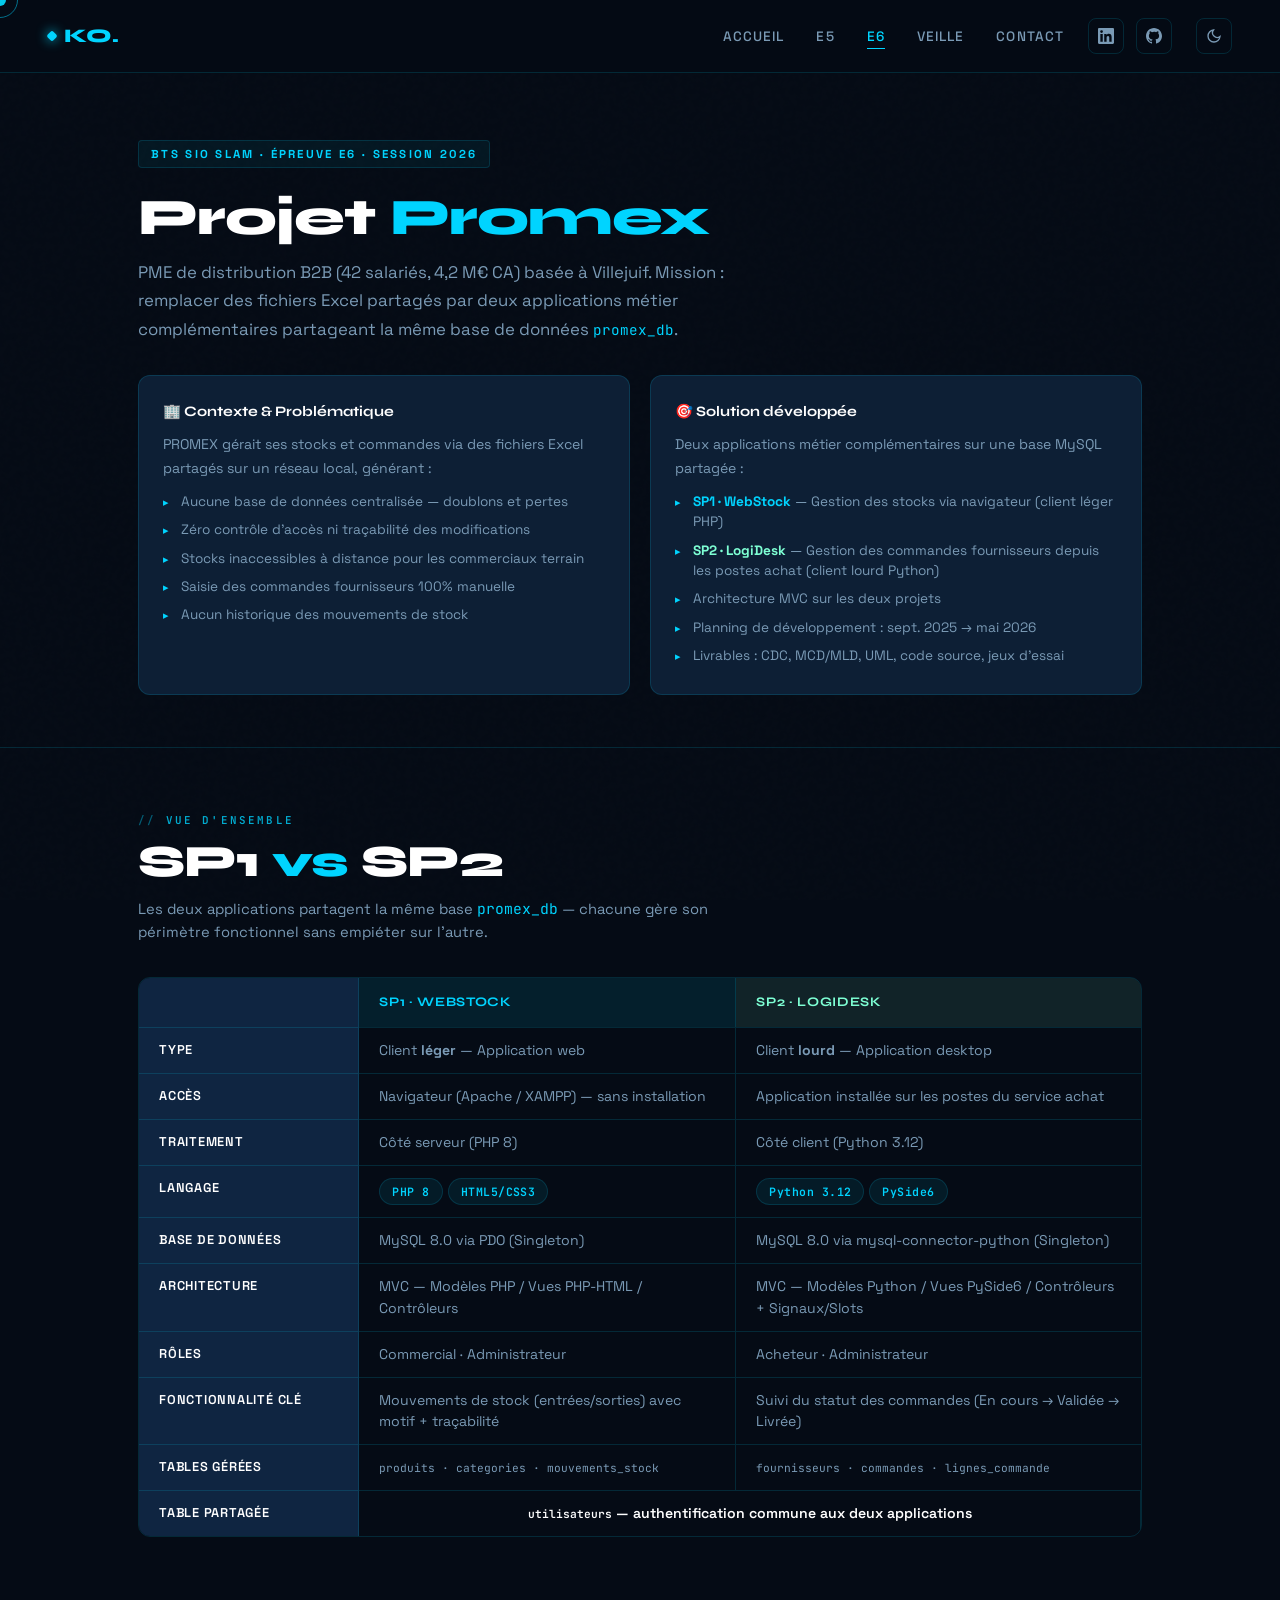
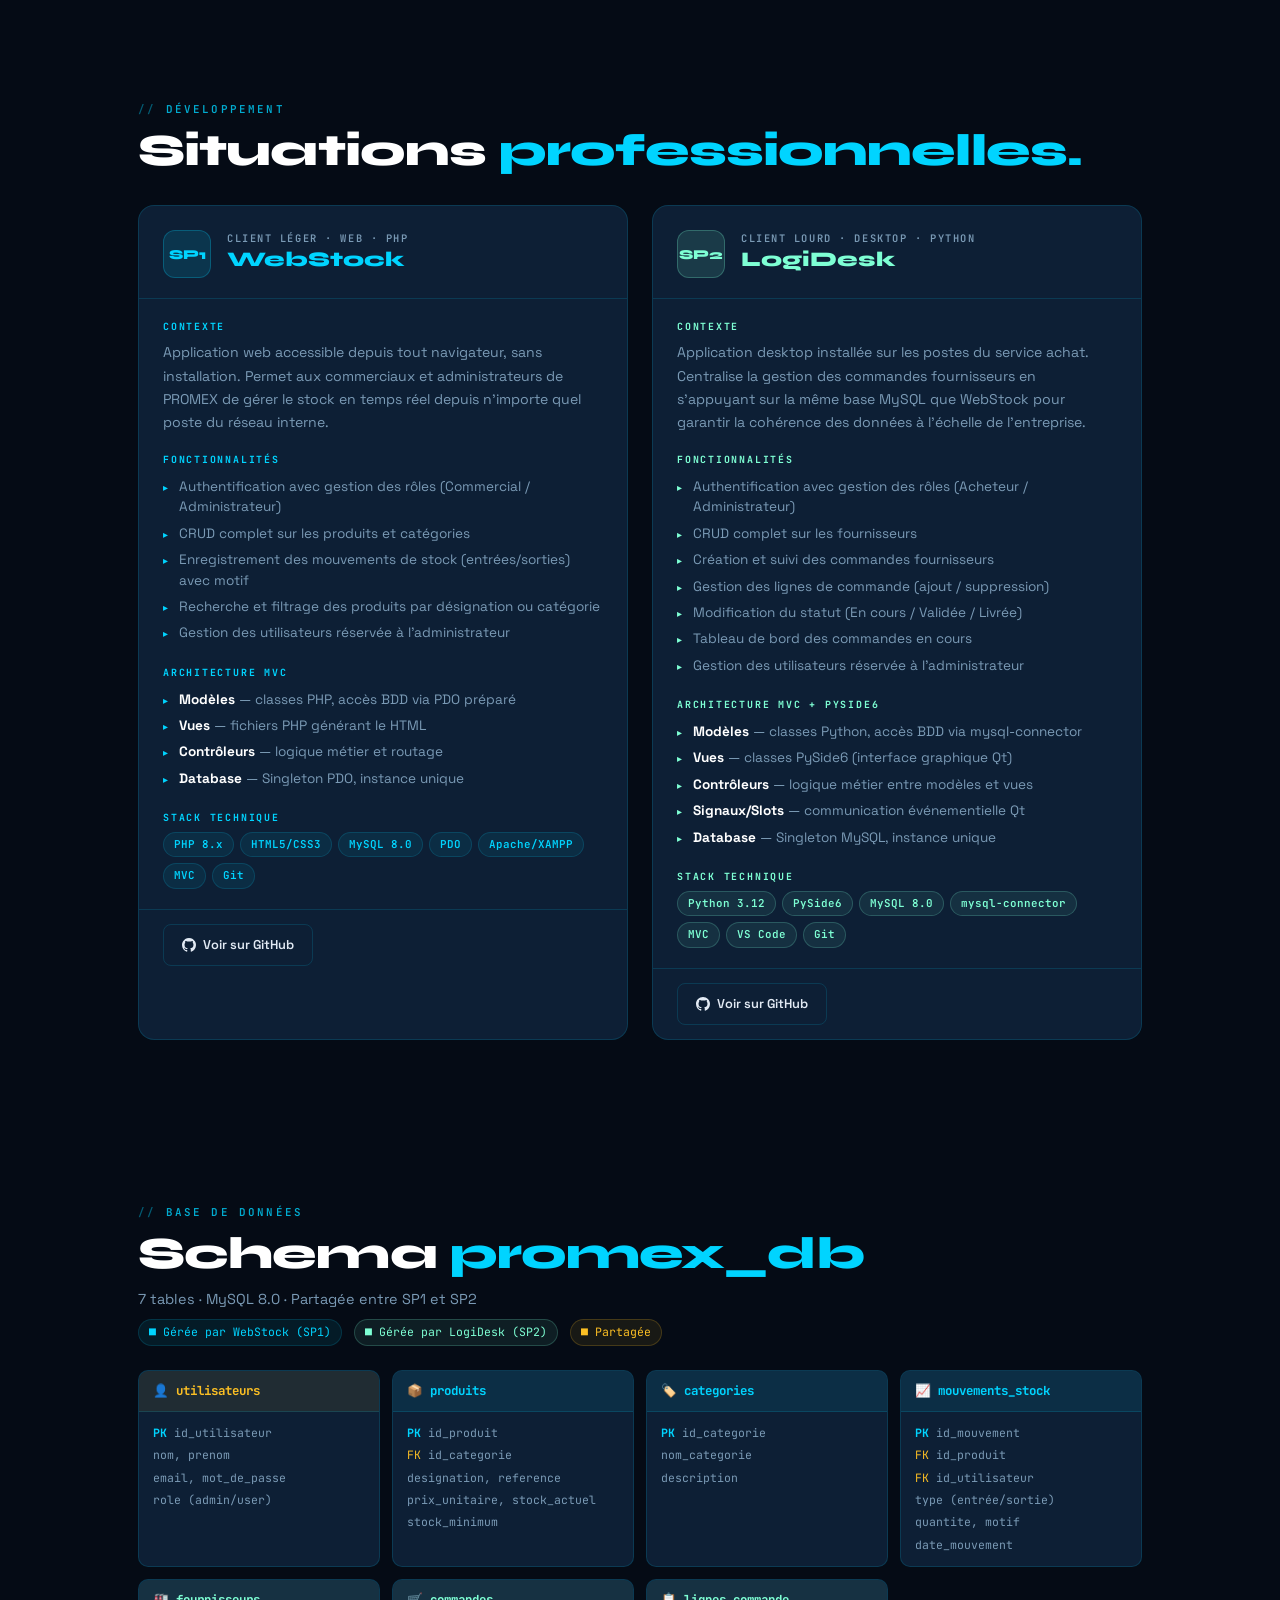
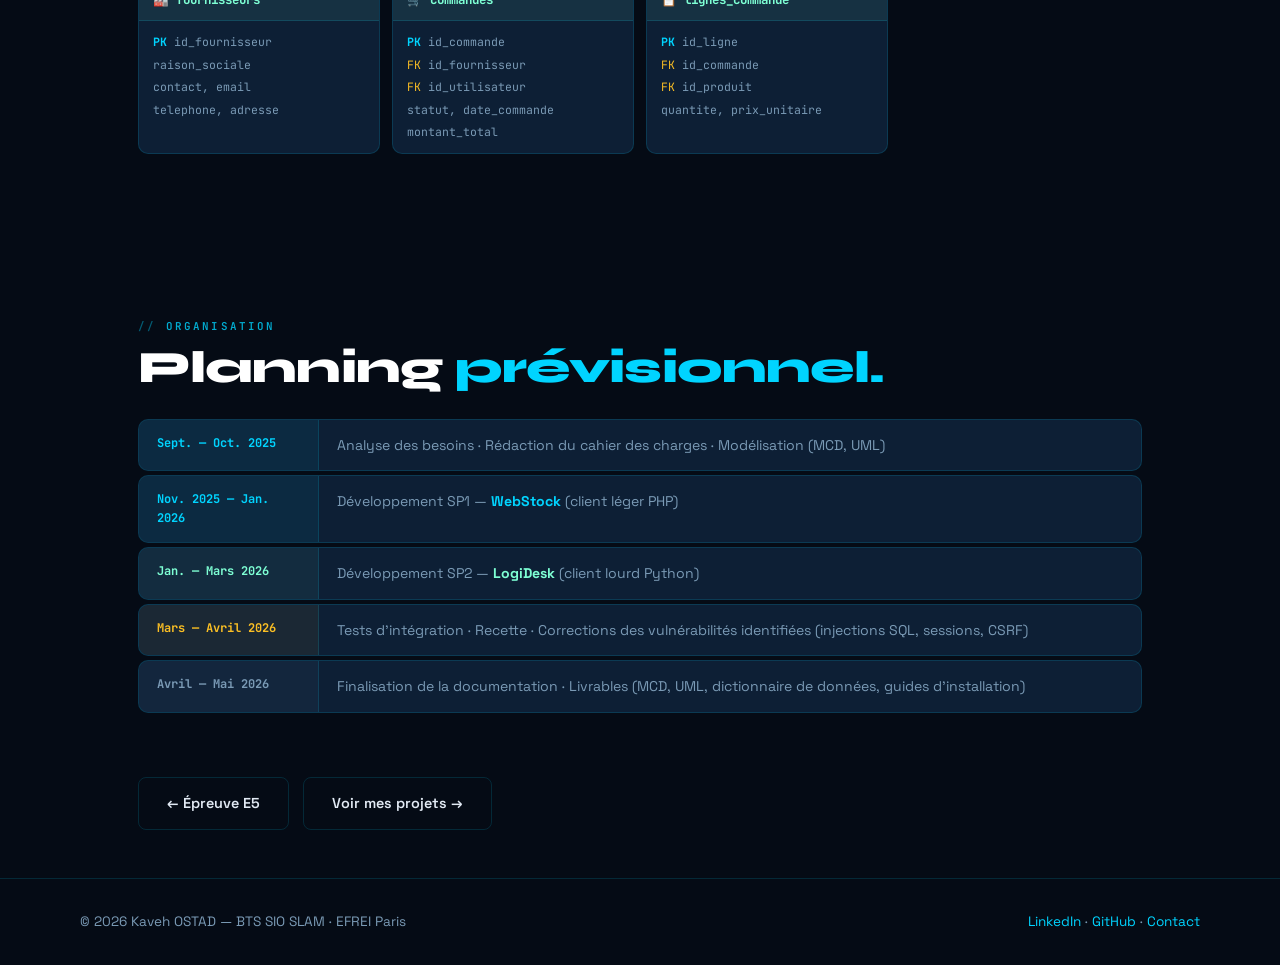
<file: e6.html>
<!DOCTYPE html>
<html lang="fr" data-theme="dark">
<head>
<meta charset="UTF-8">
<meta name="viewport" content="width=device-width, initial-scale=1.0">
<title>Kaveh OSTAD - E6 : Promex</title>
<meta name="description" content="Épreuve E6 BTS SIO SLAM — Projet Promex : WebStock (client léger PHP/MySQL) et LogiDesk (client lourd Python/PySide6).">
<link rel="stylesheet" href="assets/css/style.css">
<link rel="icon" type="image/svg+xml" href="data:image/svg+xml,%3Csvg xmlns='http://www.w3.org/2000/svg' viewBox='0 0 100 100'%3E%3Crect width='100' height='100' rx='20' fill='%2300d4ff'/%3E%3Ctext x='50' y='62' text-anchor='middle' font-family='Arial' font-weight='800' font-size='50' fill='%23050b15'%3EK%3C/text%3E%3C/svg%3E">
<style>
/* ─── LAYOUT ─── */
.e6-wrap {
  max-width: 1100px;
  margin: 0 auto;
  padding: 0 48px;
}

/* ─── HEADER CONTEXTE ─── */
.e6-context {
  display: grid;
  grid-template-columns: 1fr 1fr;
  gap: 20px;
  margin-top: 40px;
}
.e6-context-card {
  background: var(--card);
  border: 1px solid var(--border);
  border-radius: 12px;
  padding: 24px;
}
.e6-context-card h3 {
  font-family: 'Syne', sans-serif;
  font-size: 0.9rem;
  font-weight: 700;
  color: var(--text-strong);
  margin-bottom: 10px;
  display: flex;
  align-items: center;
  gap: 8px;
}
.e6-context-card p {
  color: var(--muted);
  font-size: 0.88rem;
  line-height: 1.65;
}
.e6-context-card ul {
  list-style: none;
  padding: 0;
  margin-top: 8px;
}
.e6-context-card ul li {
  color: var(--muted);
  font-size: 0.85rem;
  padding: 4px 0 4px 18px;
  position: relative;
  line-height: 1.5;
}
.e6-context-card ul li::before {
  content: '▸';
  position: absolute;
  left: 0;
  color: var(--accent);
  font-size: 0.7rem;
  top: 6px;
}

/* ─── TABLEAU COMPARATIF ─── */
.compare-table {
  width: 100%;
  border-collapse: separate;
  border-spacing: 0;
  border-radius: 12px;
  overflow: hidden;
  border: 1px solid var(--border);
  font-size: 0.88rem;
}
.compare-table th {
  padding: 14px 20px;
  text-align: left;
  font-family: 'Syne', sans-serif;
  font-weight: 700;
  font-size: 0.82rem;
  letter-spacing: 0.05em;
  text-transform: uppercase;
}
.compare-table th:first-child {
  background: var(--card2);
  color: var(--muted);
  width: 22%;
  border-right: 1px solid var(--border);
}
.compare-table th.sp1-head {
  background: color-mix(in srgb, var(--accent) 10%, transparent);
  color: var(--accent);
  border-right: 1px solid var(--border);
}
.compare-table th.sp2-head {
  background: color-mix(in srgb, var(--accent3) 10%, transparent);
  color: var(--accent3);
}
.compare-table td {
  padding: 12px 20px;
  color: var(--muted);
  border-top: 1px solid var(--border);
  vertical-align: top;
  line-height: 1.5;
}
.compare-table td:first-child {
  font-weight: 600;
  color: var(--text-strong);
  font-size: 0.8rem;
  text-transform: uppercase;
  letter-spacing: 0.06em;
  background: var(--card2);
  border-right: 1px solid var(--border);
}
.compare-table td:nth-child(2) { border-right: 1px solid var(--border); }
.compare-table tr:last-child td { border-bottom: none; }
.compare-table .tag-cell {
  display: flex;
  flex-wrap: wrap;
  gap: 5px;
}

/* ─── SITUATIONS PRO ─── */
.sp-grid {
  display: grid;
  grid-template-columns: 1fr 1fr;
  gap: 24px;
}

.sp-card {
  background: var(--card);
  border: 1px solid var(--border);
  border-radius: 16px;
  overflow: hidden;
  transition: border-color 0.2s, transform 0.2s;
}
.sp-card:hover {
  border-color: var(--border-strong);
  transform: translateY(-3px);
}

.sp-card-header {
  padding: 24px 24px 20px;
  border-bottom: 1px solid var(--border);
  display: flex;
  align-items: flex-start;
  gap: 16px;
}
.sp-badge {
  display: flex;
  align-items: center;
  justify-content: center;
  width: 48px;
  height: 48px;
  border-radius: 12px;
  font-family: 'Syne', sans-serif;
  font-weight: 800;
  font-size: 0.85rem;
  flex-shrink: 0;
}
.sp1 .sp-badge {
  background: color-mix(in srgb, var(--accent) 12%, transparent);
  color: var(--accent);
  border: 1px solid color-mix(in srgb, var(--accent) 25%, transparent);
}
.sp2 .sp-badge {
  background: color-mix(in srgb, var(--accent3) 12%, transparent);
  color: var(--accent3);
  border: 1px solid color-mix(in srgb, var(--accent3) 25%, transparent);
}
.sp-card-header-text {}
.sp-type {
  font-size: 0.65rem;
  color: var(--muted);
  text-transform: uppercase;
  letter-spacing: 0.15em;
  font-weight: 600;
  margin-bottom: 3px;
  font-family: 'JetBrains Mono', monospace;
}
.sp-name {
  font-family: 'Syne', sans-serif;
  font-weight: 800;
  font-size: 1.3rem;
  color: var(--text-strong);
  line-height: 1;
}
.sp1 .sp-name { color: var(--accent); }
.sp2 .sp-name { color: var(--accent3); }

.sp-card-body { padding: 20px 24px; }

.sp-section { margin-bottom: 18px; }
.sp-section:last-child { margin-bottom: 0; }
.sp-section-label {
  font-family: 'JetBrains Mono', monospace;
  font-size: 0.62rem;
  color: var(--accent);
  text-transform: uppercase;
  letter-spacing: 0.18em;
  font-weight: 700;
  margin-bottom: 6px;
  display: block;
}
.sp2 .sp-section-label { color: var(--accent3); }
.sp-section p {
  color: var(--muted);
  font-size: 0.88rem;
  line-height: 1.65;
}
.sp-section ul {
  list-style: none;
  padding: 0;
}
.sp-section ul li {
  color: var(--muted);
  font-size: 0.85rem;
  padding: 3px 0 3px 16px;
  position: relative;
  line-height: 1.5;
}
.sp1 .sp-section ul li::before {
  content: '▸';
  position: absolute;
  left: 0;
  color: var(--accent);
  font-size: 0.65rem;
  top: 6px;
}
.sp2 .sp-section ul li::before {
  content: '▸';
  position: absolute;
  left: 0;
  color: var(--accent3);
  font-size: 0.65rem;
  top: 6px;
}

.sp-tags {
  display: flex;
  flex-wrap: wrap;
  gap: 6px;
}
.sp-tag {
  padding: 3px 10px;
  border-radius: 100px;
  font-size: 0.68rem;
  font-weight: 600;
  font-family: 'JetBrains Mono', monospace;
}
.sp1 .sp-tag {
  background: color-mix(in srgb, var(--accent) 8%, transparent);
  border: 1px solid var(--border);
  color: var(--accent);
}
.sp2 .sp-tag {
  background: color-mix(in srgb, var(--accent3) 8%, transparent);
  border: 1px solid color-mix(in srgb, var(--accent3) 20%, transparent);
  color: var(--accent3);
}

.sp-card-footer {
  padding: 14px 24px;
  border-top: 1px solid var(--border);
  display: flex;
  gap: 10px;
}

/* ─── SECTION TAGS ─── */
.section-mono-tag {
  font-family: 'JetBrains Mono', monospace;
  font-size: 0.68rem;
  color: var(--accent);
  text-transform: uppercase;
  letter-spacing: 0.2em;
  font-weight: 600;
  margin-bottom: 10px;
  opacity: 0.8;
  display: block;
}
.section-mono-tag::before { content: '// '; opacity: 0.5; }

.section-title-e6 {
  font-family: 'Syne', sans-serif;
  font-size: clamp(2rem, 3.5vw, 3.2rem);
  font-weight: 800;
  color: var(--text-strong);
  line-height: 1;
  letter-spacing: -0.02em;
  margin-bottom: 12px;
}
.section-title-e6 em {
  font-style: normal;
  color: var(--accent);
}

/* ─── BDD SCHEMA ─── */
.db-grid {
  display: grid;
  grid-template-columns: repeat(auto-fill, minmax(200px, 1fr));
  gap: 12px;
}
.db-table-card {
  background: var(--card);
  border: 1px solid var(--border);
  border-radius: 10px;
  overflow: hidden;
}
.db-table-header {
  padding: 10px 14px;
  font-family: 'JetBrains Mono', monospace;
  font-size: 0.78rem;
  font-weight: 700;
  border-bottom: 1px solid var(--border);
  display: flex;
  align-items: center;
  gap: 6px;
}
.db-table-header.sp1c {
  background: color-mix(in srgb, var(--accent) 8%, transparent);
  color: var(--accent);
}
.db-table-header.sp2c {
  background: color-mix(in srgb, var(--accent3) 8%, transparent);
  color: var(--accent3);
}
.db-table-header.shared {
  background: color-mix(in srgb, #fbbf24 8%, transparent);
  color: #fbbf24;
}
.db-table-body { padding: 10px 14px; }
.db-field {
  font-family: 'JetBrains Mono', monospace;
  font-size: 0.72rem;
  color: var(--muted);
  padding: 2px 0;
}
.db-field .pk { color: var(--accent); font-weight: 700; }
.db-field .fk { color: #fbbf24; }

/* ─── RESPONSIVE ─── */
@media (max-width: 1024px) {
  .e6-wrap { padding: 0 32px; }
  .sp-grid { grid-template-columns: 1fr; }
  .e6-context { grid-template-columns: 1fr; }
}
@media (max-width: 768px) {
  .e6-wrap { padding: 0 20px; }
  .compare-table { font-size: 0.78rem; }
  .compare-table th, .compare-table td { padding: 10px 12px; }
  .db-grid { grid-template-columns: repeat(2, 1fr); }
}
</style>
</head>
<body>

<div class="cursor"></div>
<div class="cursor-ring"></div>

<!-- NAVBAR -->
<nav>
  <a href="index.html" class="nav-logo">KO.</a>
  <div class="nav-right">
    <ul class="nav-links">
      <li><a href="index.html">Accueil</a></li>
      <li><a href="e5.html">E5</a></li>
      <li><a href="e6.html" class="active">E6</a></li>
      <li><a href="veille.html">Veille</a></li>
      <li><a href="contact.html">Contact</a></li>
    </ul>
    <div class="nav-socials">
      <a href="https://www.linkedin.com/in/kaveh-ostad/" target="_blank" rel="noopener" aria-label="LinkedIn">
        <svg viewBox="0 0 24 24" fill="currentColor"><path d="M20.447 20.452h-3.554v-5.569c0-1.328-.027-3.037-1.852-3.037-1.853 0-2.136 1.445-2.136 2.939v5.667H9.351V9h3.414v1.561h.046c.477-.9 1.637-1.85 3.37-1.85 3.601 0 4.267 2.37 4.267 5.455v6.286zM5.337 7.433a2.062 2.062 0 01-2.063-2.065 2.063 2.063 0 112.063 2.065zm1.782 13.019H3.555V9h3.564v11.452zM22.225 0H1.771C.792 0 0 .774 0 1.729v20.542C0 23.227.792 24 1.771 24h20.451C23.2 24 24 23.227 24 22.271V1.729C24 .774 23.2 0 22.222 0h.003z"/></svg>
      </a>
      <a href="https://github.com/Su-Kaveh" target="_blank" rel="noopener" aria-label="GitHub">
        <svg viewBox="0 0 24 24" fill="currentColor"><path d="M12 0C5.374 0 0 5.373 0 12c0 5.302 3.438 9.8 8.207 11.387.6.111.793-.261.793-.577v-2.234c-3.338.726-4.033-1.416-4.033-1.416-.546-1.387-1.333-1.756-1.333-1.756-1.089-.745.083-.729.083-.729 1.205.084 1.839 1.237 1.839 1.237 1.07 1.834 2.807 1.304 3.492.997.107-.775.418-1.305.762-1.604-2.665-.305-5.467-1.334-5.467-5.931 0-1.311.469-2.381 1.236-3.221-.124-.303-.535-1.524.117-3.176 0 0 1.008-.322 3.301 1.23A11.509 11.509 0 0112 5.803c1.02.005 2.047.138 3.006.404 2.291-1.552 3.297-1.23 3.297-1.23.653 1.653.242 2.874.118 3.176.77.84 1.235 1.911 1.235 3.221 0 4.609-2.807 5.624-5.479 5.921.43.372.823 1.102.823 2.222v3.293c0 .319.192.694.801.576C20.566 21.797 24 17.3 24 12c0-6.627-5.373-12-12-12z"/></svg>
      </a>
    </div>
    <button class="theme-toggle" onclick="toggleTheme()" aria-label="Changer de thème">
      <svg class="icon-moon" viewBox="0 0 24 24" fill="none" stroke="currentColor" stroke-width="2"><path d="M21 12.79A9 9 0 1 1 11.21 3 7 7 0 0 0 21 12.79z"/></svg>
      <svg class="icon-sun" viewBox="0 0 24 24" fill="none" stroke="currentColor" stroke-width="2"><circle cx="12" cy="12" r="5"/><line x1="12" y1="1" x2="12" y2="3"/><line x1="12" y1="21" x2="12" y2="23"/><line x1="4.22" y1="4.22" x2="5.64" y2="5.64"/><line x1="18.36" y1="18.36" x2="19.78" y2="19.78"/><line x1="1" y1="12" x2="3" y2="12"/><line x1="21" y1="12" x2="23" y2="12"/><line x1="4.22" y1="19.78" x2="5.64" y2="18.36"/><line x1="18.36" y1="5.64" x2="19.78" y2="4.22"/></svg>
    </button>
    <button class="nav-burger" aria-label="Menu"><span></span><span></span><span></span></button>
  </div>
</nav>

<main class="page">

  <!-- ═══════ HEADER ═══════ -->
  <section class="page-header" style="padding-bottom:52px;">
    <div class="e6-wrap">
      <div class="section-tag">BTS SIO SLAM · Épreuve E6 · Session 2026</div>
      <h1 style="margin:12px 0 14px;">Projet <em style="font-style:normal;color:var(--accent);">Promex</em></h1>
      <p style="max-width:620px;">PME de distribution B2B (42 salariés, 4,2 M€ CA) basée à Villejuif. Mission : remplacer des fichiers Excel partagés par deux applications métier complémentaires partageant la même base de données <code style="font-family:'JetBrains Mono',monospace;font-size:0.85em;color:var(--accent);">promex_db</code>.</p>

      <!-- Contexte entreprise -->
      <div class="e6-context" style="margin-top:32px;">
        <div class="e6-context-card reveal">
          <h3>🏢 Contexte &amp; Problématique</h3>
          <p>PROMEX gérait ses stocks et commandes via des fichiers Excel partagés sur un réseau local, générant :</p>
          <ul>
            <li>Aucune base de données centralisée — doublons et pertes</li>
            <li>Zéro contrôle d'accès ni traçabilité des modifications</li>
            <li>Stocks inaccessibles à distance pour les commerciaux terrain</li>
            <li>Saisie des commandes fournisseurs 100% manuelle</li>
            <li>Aucun historique des mouvements de stock</li>
          </ul>
        </div>
        <div class="e6-context-card reveal">
          <h3>🎯 Solution développée</h3>
          <p>Deux applications métier complémentaires sur une base MySQL partagée :</p>
          <ul>
            <li><strong style="color:var(--accent);">SP1 · WebStock</strong> — Gestion des stocks via navigateur (client léger PHP)</li>
            <li><strong style="color:var(--accent3);">SP2 · LogiDesk</strong> — Gestion des commandes fournisseurs depuis les postes achat (client lourd Python)</li>
            <li>Architecture MVC sur les deux projets</li>
            <li>Planning de développement : sept. 2025 → mai 2026</li>
            <li>Livrables : CDC, MCD/MLD, UML, code source, jeux d'essai</li>
          </ul>
        </div>
      </div>
    </div>
  </section>

  <!-- ═══════ TABLEAU COMPARATIF ═══════ -->
  <section class="section" style="padding-top:64px;">
    <div class="e6-wrap">
      <span class="section-mono-tag">Vue d'ensemble</span>
      <h2 class="section-title-e6">SP1 <em>vs</em> SP2</h2>
      <p style="color:var(--muted);margin-bottom:32px;font-size:0.92rem;max-width:600px;">Les deux applications partagent la même base <code style="font-family:'JetBrains Mono',monospace;color:var(--accent);">promex_db</code> — chacune gère son périmètre fonctionnel sans empiéter sur l'autre.</p>

      <div style="overflow-x:auto;">
        <table class="compare-table reveal">
          <thead>
            <tr>
              <th></th>
              <th class="sp1-head">SP1 · WebStock</th>
              <th class="sp2-head">SP2 · LogiDesk</th>
            </tr>
          </thead>
          <tbody>
            <tr>
              <td>Type</td>
              <td>Client <strong>léger</strong> — Application web</td>
              <td>Client <strong>lourd</strong> — Application desktop</td>
            </tr>
            <tr>
              <td>Accès</td>
              <td>Navigateur (Apache / XAMPP) — sans installation</td>
              <td>Application installée sur les postes du service achat</td>
            </tr>
            <tr>
              <td>Traitement</td>
              <td>Côté serveur (PHP 8)</td>
              <td>Côté client (Python 3.12)</td>
            </tr>
            <tr>
              <td>Langage</td>
              <td><div class="tag-cell"><span class="tag">PHP 8</span> <span class="tag">HTML5/CSS3</span></div></td>
              <td><div class="tag-cell"><span class="tag">Python 3.12</span> <span class="tag">PySide6</span></div></td>
            </tr>
            <tr>
              <td>Base de données</td>
              <td>MySQL 8.0 via PDO (Singleton)</td>
              <td>MySQL 8.0 via mysql-connector-python (Singleton)</td>
            </tr>
            <tr>
              <td>Architecture</td>
              <td>MVC — Modèles PHP / Vues PHP-HTML / Contrôleurs</td>
              <td>MVC — Modèles Python / Vues PySide6 / Contrôleurs + Signaux/Slots</td>
            </tr>
            <tr>
              <td>Rôles</td>
              <td>Commercial · Administrateur</td>
              <td>Acheteur · Administrateur</td>
            </tr>
            <tr>
              <td>Fonctionnalité clé</td>
              <td>Mouvements de stock (entrées/sorties) avec motif + traçabilité</td>
              <td>Suivi du statut des commandes (En cours → Validée → Livrée)</td>
            </tr>
            <tr>
              <td>Tables gérées</td>
              <td><code style="font-family:'JetBrains Mono',monospace;font-size:0.8em;">produits · categories · mouvements_stock</code></td>
              <td><code style="font-family:'JetBrains Mono',monospace;font-size:0.8em;">fournisseurs · commandes · lignes_commande</code></td>
            </tr>
            <tr>
              <td>Table partagée</td>
              <td colspan="2" style="text-align:center;color:var(--text-strong);font-weight:600;">
                <code style="font-family:'JetBrains Mono',monospace;font-size:0.8em;">utilisateurs</code> — authentification commune aux deux applications
              </td>
            </tr>
          </tbody>
        </table>
      </div>
    </div>
  </section>

  <!-- ═══════ SITUATIONS PROFESSIONNELLES ═══════ -->
  <section class="section" style="padding-top:64px;">
    <div class="e6-wrap">
      <span class="section-mono-tag">Développement</span>
      <h2 class="section-title-e6">Situations <em>professionnelles.</em></h2>
      <div class="sp-grid" style="margin-top:32px;">

        <!-- SP1 WebStock -->
        <div class="sp-card sp1 reveal">
          <div class="sp-card-header">
            <div class="sp-badge">SP1</div>
            <div class="sp-card-header-text">
              <div class="sp-type">Client Léger · Web · PHP</div>
              <div class="sp-name">WebStock</div>
            </div>
          </div>
          <div class="sp-card-body">
            <div class="sp-section">
              <span class="sp-section-label">Contexte</span>
              <p>Application web accessible depuis tout navigateur, sans installation. Permet aux commerciaux et administrateurs de PROMEX de gérer le stock en temps réel depuis n'importe quel poste du réseau interne.</p>
            </div>
            <div class="sp-section">
              <span class="sp-section-label">Fonctionnalités</span>
              <ul>
                <li>Authentification avec gestion des rôles (Commercial / Administrateur)</li>
                <li>CRUD complet sur les produits et catégories</li>
                <li>Enregistrement des mouvements de stock (entrées/sorties) avec motif</li>
                <li>Recherche et filtrage des produits par désignation ou catégorie</li>
                <li>Gestion des utilisateurs réservée à l'administrateur</li>
              </ul>
            </div>
            <div class="sp-section">
              <span class="sp-section-label">Architecture MVC</span>
              <ul>
                <li><strong style="color:var(--text-strong);">Modèles</strong> — classes PHP, accès BDD via PDO préparé</li>
                <li><strong style="color:var(--text-strong);">Vues</strong> — fichiers PHP générant le HTML</li>
                <li><strong style="color:var(--text-strong);">Contrôleurs</strong> — logique métier et routage</li>
                <li><strong style="color:var(--text-strong);">Database</strong> — Singleton PDO, instance unique</li>
              </ul>
            </div>
            <div class="sp-section">
              <span class="sp-section-label">Stack technique</span>
              <div class="sp-tags">
                <span class="sp-tag">PHP 8.x</span>
                <span class="sp-tag">HTML5/CSS3</span>
                <span class="sp-tag">MySQL 8.0</span>
                <span class="sp-tag">PDO</span>
                <span class="sp-tag">Apache/XAMPP</span>
                <span class="sp-tag">MVC</span>
                <span class="sp-tag">Git</span>
              </div>
            </div>
          </div>
          <div class="sp-card-footer">
            <a href="https://github.com/Su-Kaveh/WebStock_Promex" target="_blank" rel="noopener" class="btn-secondary" style="font-size:0.8rem;padding:10px 18px;gap:7px;">
              <svg width="14" height="14" viewBox="0 0 24 24" fill="currentColor"><path d="M12 0C5.374 0 0 5.373 0 12c0 5.302 3.438 9.8 8.207 11.387.6.111.793-.261.793-.577v-2.234c-3.338.726-4.033-1.416-4.033-1.416-.546-1.387-1.333-1.756-1.333-1.756-1.089-.745.083-.729.083-.729 1.205.084 1.839 1.237 1.839 1.237 1.07 1.834 2.807 1.304 3.492.997.107-.775.418-1.305.762-1.604-2.665-.305-5.467-1.334-5.467-5.931 0-1.311.469-2.381 1.236-3.221-.124-.303-.535-1.524.117-3.176 0 0 1.008-.322 3.301 1.23A11.509 11.509 0 0112 5.803c1.02.005 2.047.138 3.006.404 2.291-1.552 3.297-1.23 3.297-1.23.653 1.653.242 2.874.118 3.176.77.84 1.235 1.911 1.235 3.221 0 4.609-2.807 5.624-5.479 5.921.43.372.823 1.102.823 2.222v3.293c0 .319.192.694.801.576C20.566 21.797 24 17.3 24 12c0-6.627-5.373-12-12-12z"/></svg>
              Voir sur GitHub
            </a>
          </div>
        </div>

        <!-- SP2 LogiDesk -->
        <div class="sp-card sp2 reveal">
          <div class="sp-card-header">
            <div class="sp-badge">SP2</div>
            <div class="sp-card-header-text">
              <div class="sp-type">Client Lourd · Desktop · Python</div>
              <div class="sp-name">LogiDesk</div>
            </div>
          </div>
          <div class="sp-card-body">
            <div class="sp-section">
              <span class="sp-section-label">Contexte</span>
              <p>Application desktop installée sur les postes du service achat. Centralise la gestion des commandes fournisseurs en s'appuyant sur la même base MySQL que WebStock pour garantir la cohérence des données à l'échelle de l'entreprise.</p>
            </div>
            <div class="sp-section">
              <span class="sp-section-label">Fonctionnalités</span>
              <ul>
                <li>Authentification avec gestion des rôles (Acheteur / Administrateur)</li>
                <li>CRUD complet sur les fournisseurs</li>
                <li>Création et suivi des commandes fournisseurs</li>
                <li>Gestion des lignes de commande (ajout / suppression)</li>
                <li>Modification du statut (En cours / Validée / Livrée)</li>
                <li>Tableau de bord des commandes en cours</li>
                <li>Gestion des utilisateurs réservée à l'administrateur</li>
              </ul>
            </div>
            <div class="sp-section">
              <span class="sp-section-label">Architecture MVC + PySide6</span>
              <ul>
                <li><strong style="color:var(--text-strong);">Modèles</strong> — classes Python, accès BDD via mysql-connector</li>
                <li><strong style="color:var(--text-strong);">Vues</strong> — classes PySide6 (interface graphique Qt)</li>
                <li><strong style="color:var(--text-strong);">Contrôleurs</strong> — logique métier entre modèles et vues</li>
                <li><strong style="color:var(--text-strong);">Signaux/Slots</strong> — communication événementielle Qt</li>
                <li><strong style="color:var(--text-strong);">Database</strong> — Singleton MySQL, instance unique</li>
              </ul>
            </div>
            <div class="sp-section">
              <span class="sp-section-label">Stack technique</span>
              <div class="sp-tags">
                <span class="sp-tag">Python 3.12</span>
                <span class="sp-tag">PySide6</span>
                <span class="sp-tag">MySQL 8.0</span>
                <span class="sp-tag">mysql-connector</span>
                <span class="sp-tag">MVC</span>
                <span class="sp-tag">VS Code</span>
                <span class="sp-tag">Git</span>
              </div>
            </div>
          </div>
          <div class="sp-card-footer">
            <a href="https://github.com/Su-Kaveh/LogiDesk_Promex" target="_blank" rel="noopener" class="btn-secondary" style="font-size:0.8rem;padding:10px 18px;gap:7px;">
              <svg width="14" height="14" viewBox="0 0 24 24" fill="currentColor"><path d="M12 0C5.374 0 0 5.373 0 12c0 5.302 3.438 9.8 8.207 11.387.6.111.793-.261.793-.577v-2.234c-3.338.726-4.033-1.416-4.033-1.416-.546-1.387-1.333-1.756-1.333-1.756-1.089-.745.083-.729.083-.729 1.205.084 1.839 1.237 1.839 1.237 1.07 1.834 2.807 1.304 3.492.997.107-.775.418-1.305.762-1.604-2.665-.305-5.467-1.334-5.467-5.931 0-1.311.469-2.381 1.236-3.221-.124-.303-.535-1.524.117-3.176 0 0 1.008-.322 3.301 1.23A11.509 11.509 0 0112 5.803c1.02.005 2.047.138 3.006.404 2.291-1.552 3.297-1.23 3.297-1.23.653 1.653.242 2.874.118 3.176.77.84 1.235 1.911 1.235 3.221 0 4.609-2.807 5.624-5.479 5.921.43.372.823 1.102.823 2.222v3.293c0 .319.192.694.801.576C20.566 21.797 24 17.3 24 12c0-6.627-5.373-12-12-12z"/></svg>
              Voir sur GitHub
            </a>
          </div>
        </div>

      </div>
    </div>
  </section>

  <!-- ═══════ BASE DE DONNÉES ═══════ -->
  <section class="section" style="padding-top:64px;">
    <div class="e6-wrap">
      <span class="section-mono-tag">Base de données</span>
      <h2 class="section-title-e6">Schema <em>promex_db</em></h2>
      <p style="color:var(--muted);margin-bottom:8px;font-size:0.9rem;">7 tables · MySQL 8.0 · Partagée entre SP1 et SP2</p>
      <div style="display:flex;gap:12px;flex-wrap:wrap;margin-bottom:24px;">
        <span style="font-size:0.72rem;padding:3px 10px;background:color-mix(in srgb, var(--accent) 8%, transparent);border:1px solid var(--border);border-radius:100px;color:var(--accent);font-family:'JetBrains Mono',monospace;">■ Gérée par WebStock (SP1)</span>
        <span style="font-size:0.72rem;padding:3px 10px;background:color-mix(in srgb, var(--accent3) 8%, transparent);border:1px solid color-mix(in srgb, var(--accent3) 20%, transparent);border-radius:100px;color:var(--accent3);font-family:'JetBrains Mono',monospace;">■ Gérée par LogiDesk (SP2)</span>
        <span style="font-size:0.72rem;padding:3px 10px;background:color-mix(in srgb, #fbbf24 8%, transparent);border:1px solid color-mix(in srgb, #fbbf24 20%, transparent);border-radius:100px;color:#fbbf24;font-family:'JetBrains Mono',monospace;">■ Partagée</span>
      </div>
      <div class="db-grid reveal">
        <div class="db-table-card">
          <div class="db-table-header shared">👤 utilisateurs</div>
          <div class="db-table-body">
            <div class="db-field"><span class="pk">PK</span> id_utilisateur</div>
            <div class="db-field">nom, prenom</div>
            <div class="db-field">email, mot_de_passe</div>
            <div class="db-field">role (admin/user)</div>
          </div>
        </div>
        <div class="db-table-card">
          <div class="db-table-header sp1c">📦 produits</div>
          <div class="db-table-body">
            <div class="db-field"><span class="pk">PK</span> id_produit</div>
            <div class="db-field"><span class="fk">FK</span> id_categorie</div>
            <div class="db-field">designation, reference</div>
            <div class="db-field">prix_unitaire, stock_actuel</div>
            <div class="db-field">stock_minimum</div>
          </div>
        </div>
        <div class="db-table-card">
          <div class="db-table-header sp1c">🏷️ categories</div>
          <div class="db-table-body">
            <div class="db-field"><span class="pk">PK</span> id_categorie</div>
            <div class="db-field">nom_categorie</div>
            <div class="db-field">description</div>
          </div>
        </div>
        <div class="db-table-card">
          <div class="db-table-header sp1c">📈 mouvements_stock</div>
          <div class="db-table-body">
            <div class="db-field"><span class="pk">PK</span> id_mouvement</div>
            <div class="db-field"><span class="fk">FK</span> id_produit</div>
            <div class="db-field"><span class="fk">FK</span> id_utilisateur</div>
            <div class="db-field">type (entrée/sortie)</div>
            <div class="db-field">quantite, motif</div>
            <div class="db-field">date_mouvement</div>
          </div>
        </div>
        <div class="db-table-card">
          <div class="db-table-header sp2c">🏭 fournisseurs</div>
          <div class="db-table-body">
            <div class="db-field"><span class="pk">PK</span> id_fournisseur</div>
            <div class="db-field">raison_sociale</div>
            <div class="db-field">contact, email</div>
            <div class="db-field">telephone, adresse</div>
          </div>
        </div>
        <div class="db-table-card">
          <div class="db-table-header sp2c">🛒 commandes</div>
          <div class="db-table-body">
            <div class="db-field"><span class="pk">PK</span> id_commande</div>
            <div class="db-field"><span class="fk">FK</span> id_fournisseur</div>
            <div class="db-field"><span class="fk">FK</span> id_utilisateur</div>
            <div class="db-field">statut, date_commande</div>
            <div class="db-field">montant_total</div>
          </div>
        </div>
        <div class="db-table-card">
          <div class="db-table-header sp2c">📋 lignes_commande</div>
          <div class="db-table-body">
            <div class="db-field"><span class="pk">PK</span> id_ligne</div>
            <div class="db-field"><span class="fk">FK</span> id_commande</div>
            <div class="db-field"><span class="fk">FK</span> id_produit</div>
            <div class="db-field">quantite, prix_unitaire</div>
          </div>
        </div>
      </div>
    </div>
  </section>

  <!-- ═══════ PLANNING ═══════ -->
  <section class="section" style="padding-top:64px;padding-bottom:64px;">
    <div class="e6-wrap">
      <span class="section-mono-tag">Organisation</span>
      <h2 class="section-title-e6">Planning <em>prévisionnel.</em></h2>
      <div style="margin-top:28px;display:flex;flex-direction:column;gap:4px;">
        <div class="reveal" style="display:grid;grid-template-columns:180px 1fr;gap:0;background:var(--card);border:1px solid var(--border);border-radius:10px;overflow:hidden;">
          <div style="padding:14px 18px;background:color-mix(in srgb,var(--accent) 6%,transparent);border-right:1px solid var(--border);font-family:'JetBrains Mono',monospace;font-size:0.75rem;color:var(--accent);font-weight:700;">Sept. — Oct. 2025</div>
          <div style="padding:14px 18px;font-size:0.88rem;color:var(--muted);">Analyse des besoins · Rédaction du cahier des charges · Modélisation (MCD, UML)</div>
        </div>
        <div class="reveal" style="display:grid;grid-template-columns:180px 1fr;gap:0;background:var(--card);border:1px solid var(--border);border-radius:10px;overflow:hidden;">
          <div style="padding:14px 18px;background:color-mix(in srgb,var(--accent) 6%,transparent);border-right:1px solid var(--border);font-family:'JetBrains Mono',monospace;font-size:0.75rem;color:var(--accent);font-weight:700;">Nov. 2025 — Jan. 2026</div>
          <div style="padding:14px 18px;font-size:0.88rem;color:var(--muted);">Développement SP1 — <strong style="color:var(--accent);">WebStock</strong> (client léger PHP)</div>
        </div>
        <div class="reveal" style="display:grid;grid-template-columns:180px 1fr;gap:0;background:var(--card);border:1px solid var(--border);border-radius:10px;overflow:hidden;">
          <div style="padding:14px 18px;background:color-mix(in srgb,var(--accent3) 6%,transparent);border-right:1px solid var(--border);font-family:'JetBrains Mono',monospace;font-size:0.75rem;color:var(--accent3);font-weight:700;">Jan. — Mars 2026</div>
          <div style="padding:14px 18px;font-size:0.88rem;color:var(--muted);">Développement SP2 — <strong style="color:var(--accent3);">LogiDesk</strong> (client lourd Python)</div>
        </div>
        <div class="reveal" style="display:grid;grid-template-columns:180px 1fr;gap:0;background:var(--card);border:1px solid var(--border);border-radius:10px;overflow:hidden;">
          <div style="padding:14px 18px;background:color-mix(in srgb,#fbbf24 6%,transparent);border-right:1px solid var(--border);font-family:'JetBrains Mono',monospace;font-size:0.75rem;color:#fbbf24;font-weight:700;">Mars — Avril 2026</div>
          <div style="padding:14px 18px;font-size:0.88rem;color:var(--muted);">Tests d'intégration · Recette · Corrections des vulnérabilités identifiées (injections SQL, sessions, CSRF)</div>
        </div>
        <div class="reveal" style="display:grid;grid-template-columns:180px 1fr;gap:0;background:var(--card);border:1px solid var(--border);border-radius:10px;overflow:hidden;">
          <div style="padding:14px 18px;background:color-mix(in srgb,var(--muted) 6%,transparent);border-right:1px solid var(--border);font-family:'JetBrains Mono',monospace;font-size:0.75rem;color:var(--muted);font-weight:700;">Avril — Mai 2026</div>
          <div style="padding:14px 18px;font-size:0.88rem;color:var(--muted);">Finalisation de la documentation · Livrables (MCD, UML, dictionnaire de données, guides d'installation)</div>
        </div>
      </div>
    </div>
  </section>

  <!-- RETOUR -->
  <section style="padding:0 0 48px;">
    <div class="e6-wrap" style="display:flex;gap:14px;flex-wrap:wrap;">
      <a href="e5.html" class="btn-secondary">← Épreuve E5</a>
      <a href="projets.html" class="btn-secondary">Voir mes projets →</a>
    </div>
  </section>

</main>

<footer>
  <span>© 2026 Kaveh OSTAD — BTS SIO SLAM · EFREI Paris</span>
  <span>
    <a href="https://www.linkedin.com/in/kaveh-ostad/" target="_blank" rel="noopener">LinkedIn</a> ·
    <a href="https://github.com/Su-Kaveh" target="_blank" rel="noopener">GitHub</a> ·
    <a href="contact.html">Contact</a>
  </span>
</footer>

<script src="assets/js/main.js"></script>
</body>
</html>
</file>
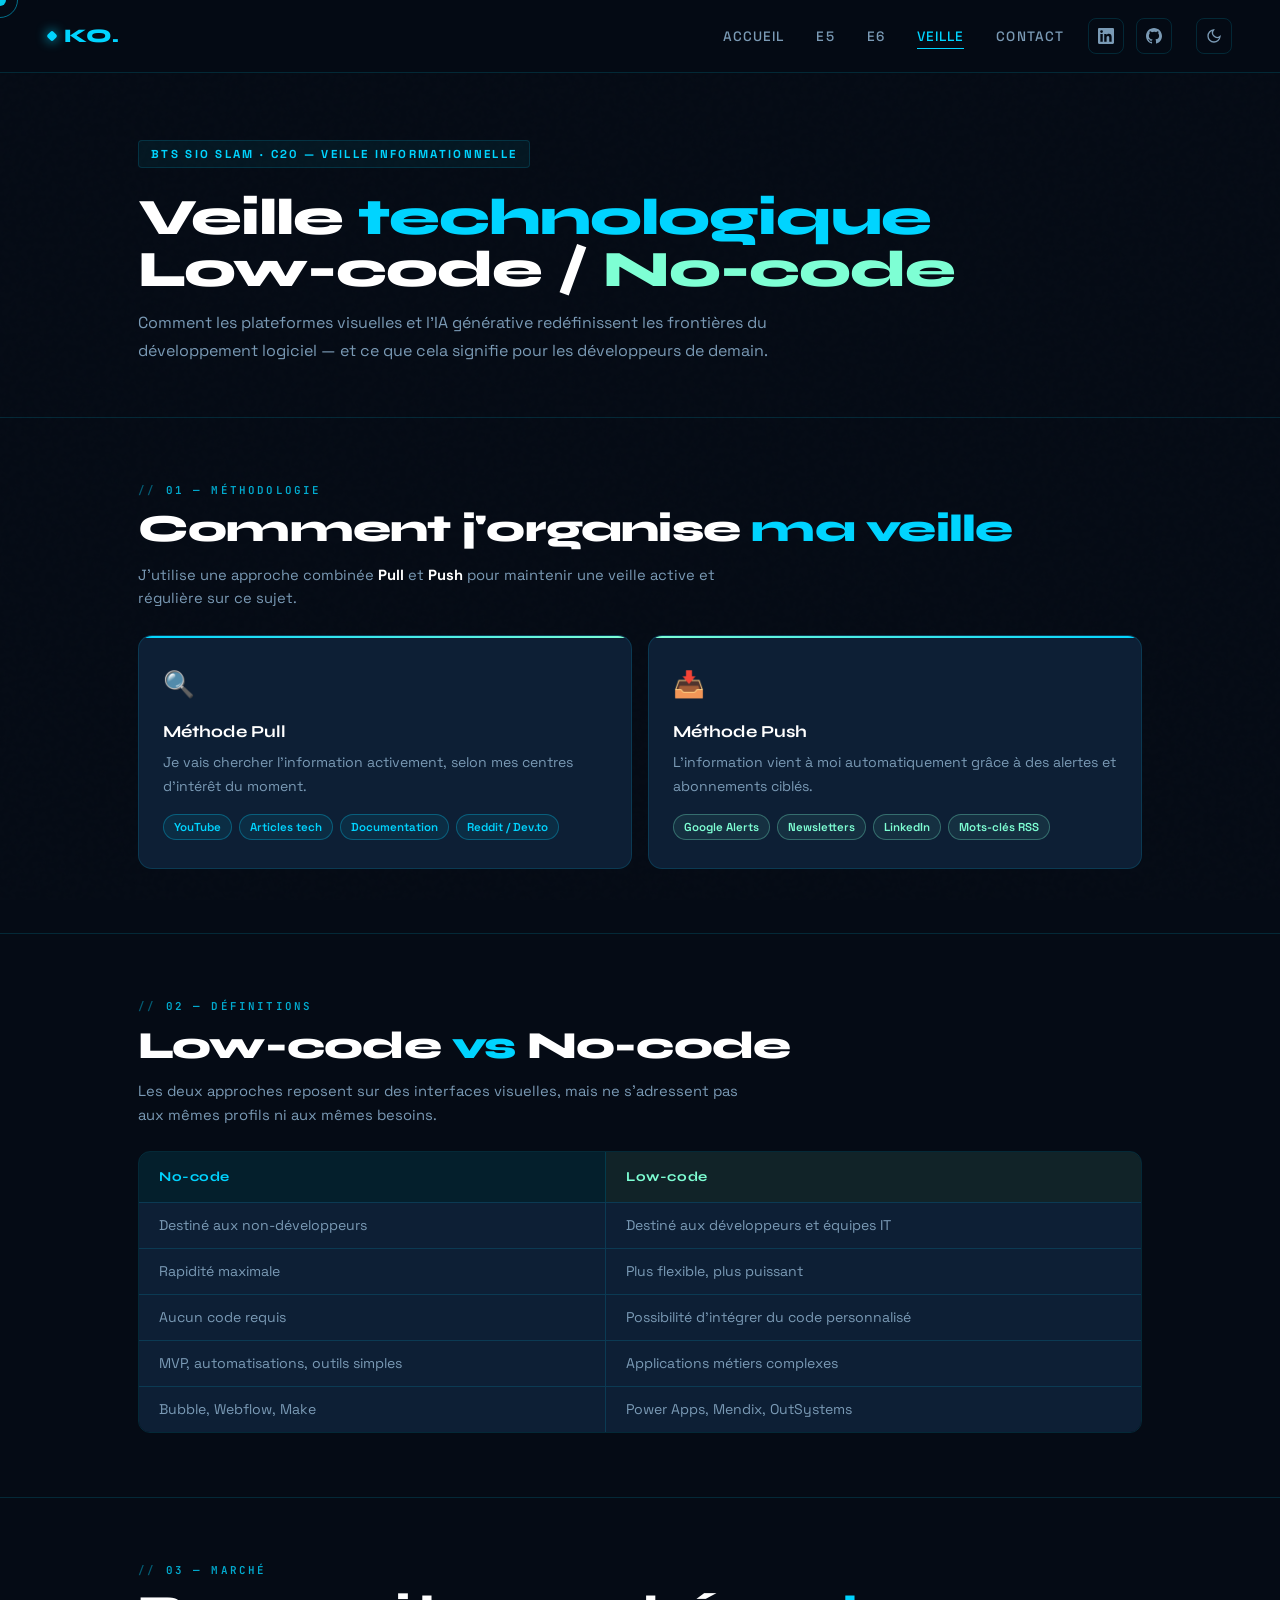
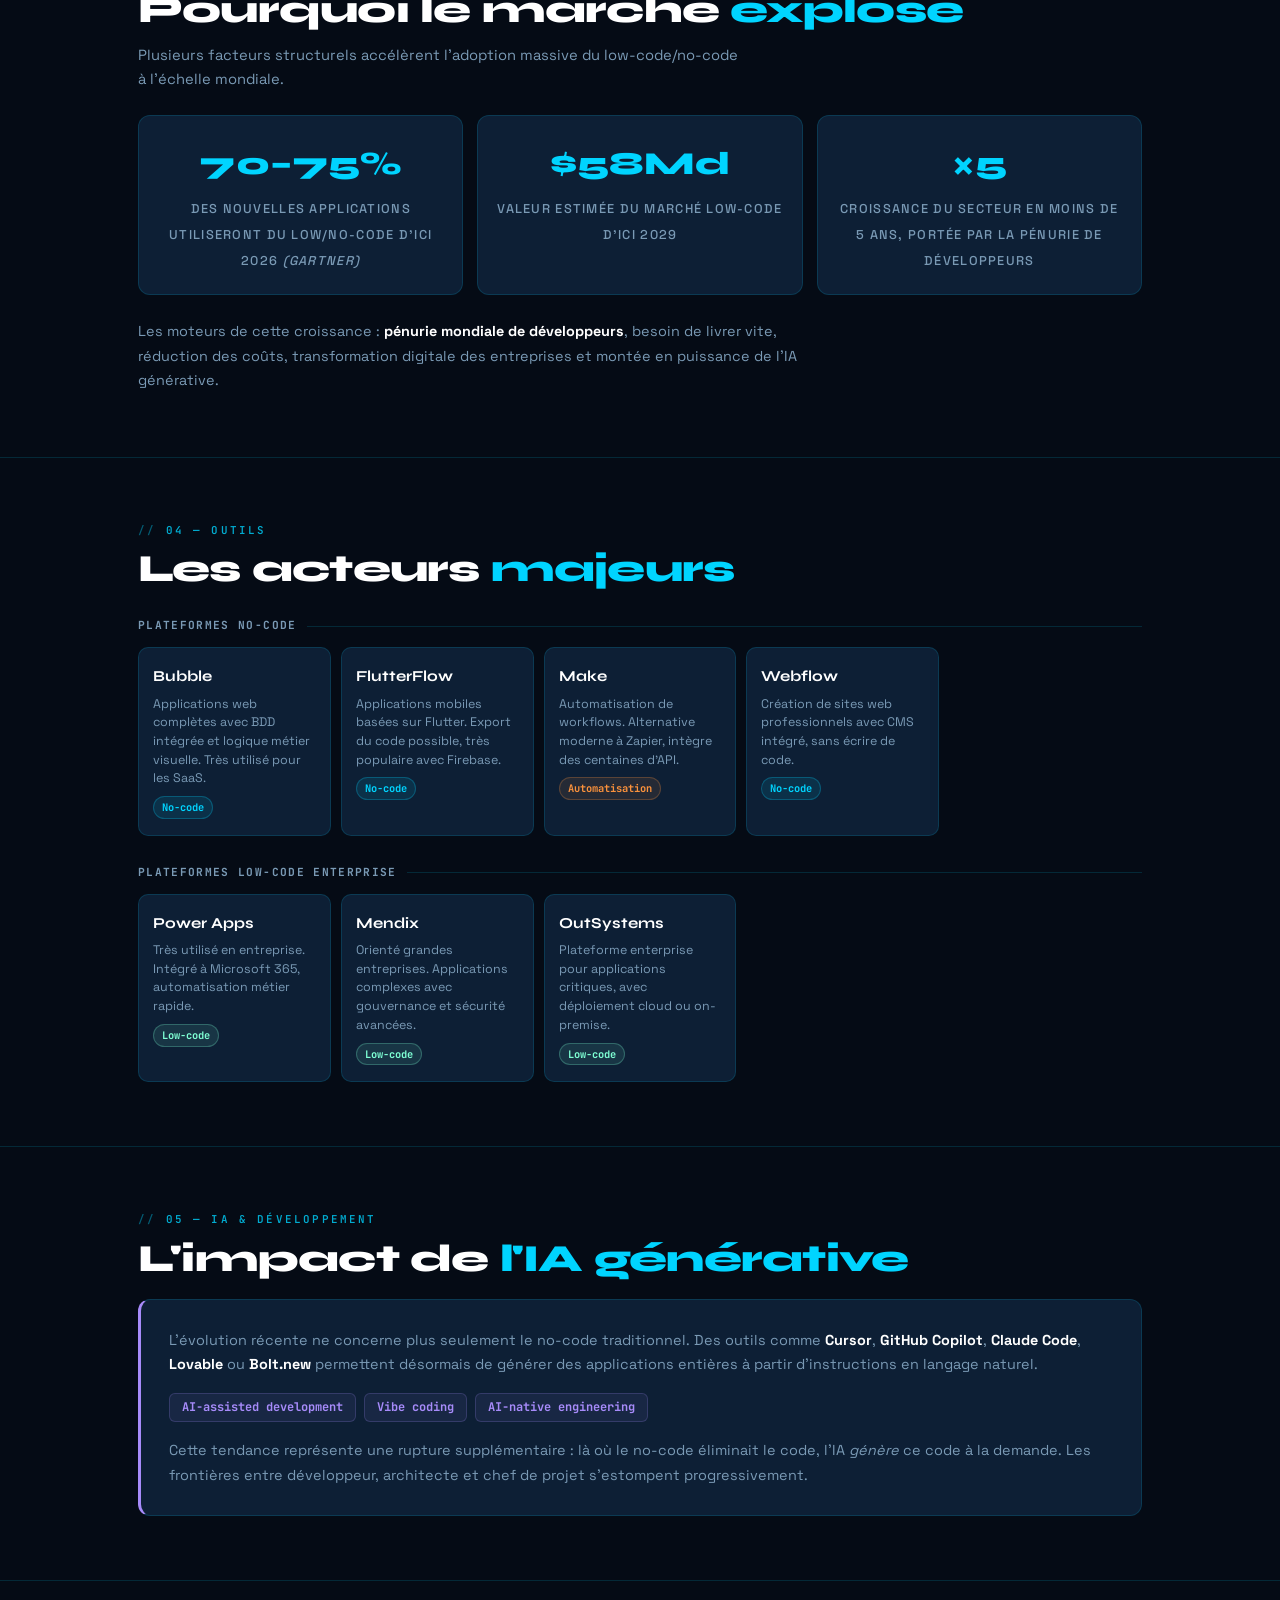
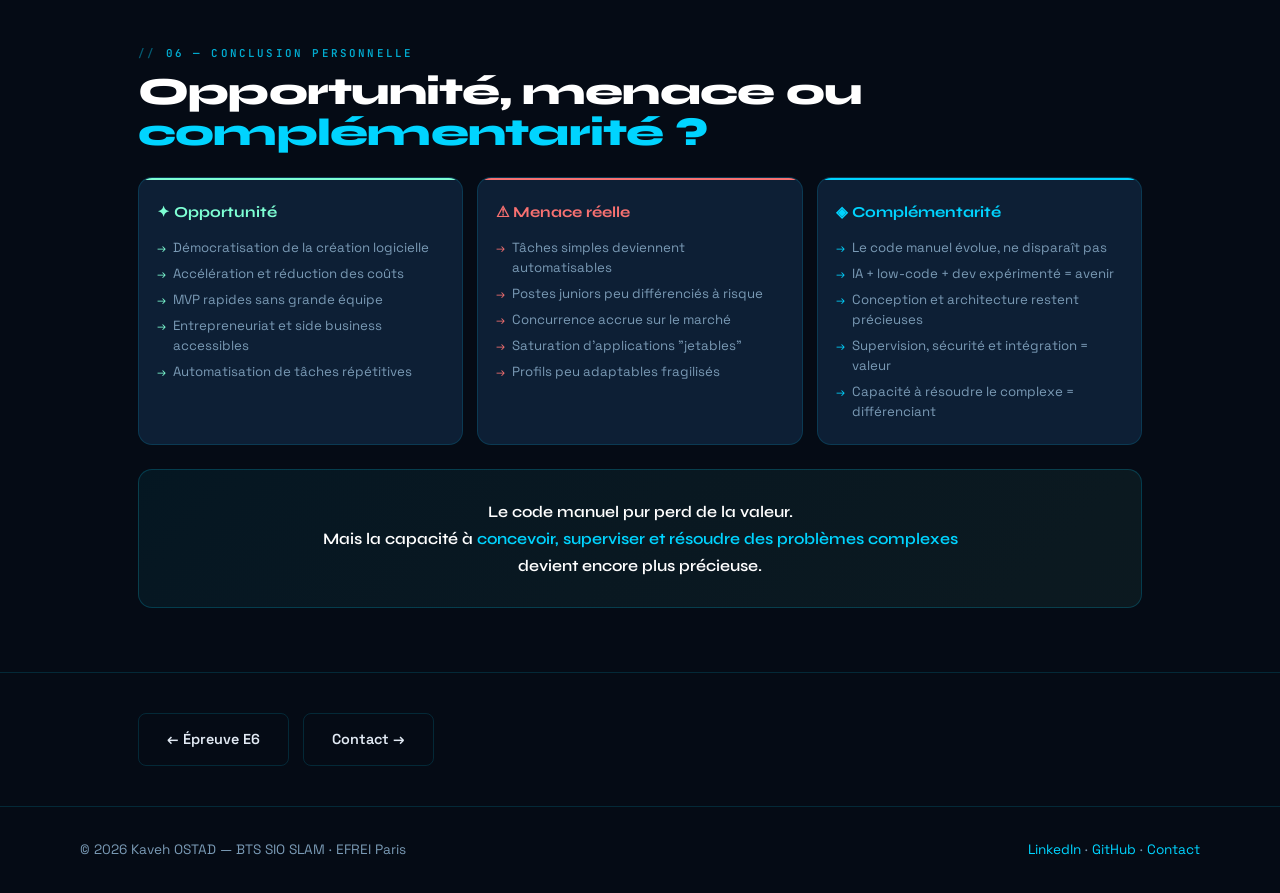
<file: veille.html>
<!DOCTYPE html>
<html lang="fr" data-theme="dark">
<head>
<meta charset="UTF-8">
<meta name="viewport" content="width=device-width, initial-scale=1.0">
<title>Kaveh OSTAD - Veille</title>
<meta name="description" content="Veille technologique de Kaveh OSTAD — L'essor du Low-code / No-code dans le développement logiciel. Méthodologie Pull & Push, acteurs, impact IA.">
<link rel="stylesheet" href="assets/css/style.css">
<link rel="icon" type="image/svg+xml" href="data:image/svg+xml,%3Csvg xmlns='http://www.w3.org/2000/svg' viewBox='0 0 100 100'%3E%3Crect width='100' height='100' rx='20' fill='%2300d4ff'/%3E%3Ctext x='50' y='62' text-anchor='middle' font-family='Arial' font-weight='800' font-size='50' fill='%23050b15'%3EK%3C/text%3E%3C/svg%3E">
<style>
/* ─── LAYOUT ─── */
.v-wrap {
  max-width: 1100px;
  margin: 0 auto;
  padding: 0 48px;
}

/* ─── SECTION LABELS ─── */
.v-tag {
  font-family: 'JetBrains Mono', monospace;
  font-size: 0.68rem;
  color: var(--accent);
  text-transform: uppercase;
  letter-spacing: 0.2em;
  font-weight: 600;
  margin-bottom: 10px;
  opacity: 0.8;
  display: block;
}
.v-tag::before { content: '// '; opacity: 0.5; }

.v-title {
  font-family: 'Syne', sans-serif;
  font-size: clamp(1.8rem, 3vw, 2.8rem);
  font-weight: 800;
  color: var(--text-strong);
  line-height: 1.05;
  letter-spacing: -0.02em;
  margin-bottom: 14px;
}
.v-title em {
  font-style: normal;
  color: var(--accent);
}

.v-section {
  padding: 64px 0;
  border-bottom: 1px solid var(--border);
}
.v-section:last-of-type { border-bottom: none; }

/* ─── MÉTHODO PULL / PUSH ─── */
.methodo-grid {
  display: grid;
  grid-template-columns: 1fr 1fr;
  gap: 16px;
  margin-top: 24px;
}
.methodo-card {
  background: var(--card);
  border: 1px solid var(--border);
  border-radius: 14px;
  padding: 28px 24px;
  position: relative;
  overflow: hidden;
  transition: border-color 0.2s, transform 0.2s;
}
.methodo-card:hover {
  border-color: var(--border-strong);
  transform: translateY(-2px);
}
.methodo-card::before {
  content: '';
  position: absolute;
  top: 0; left: 0; right: 0;
  height: 2px;
}
.methodo-card.pull::before {
  background: linear-gradient(90deg, var(--accent), var(--accent3));
}
.methodo-card.push::before {
  background: linear-gradient(90deg, var(--accent3), var(--accent));
}
.methodo-icon {
  font-size: 1.6rem;
  margin-bottom: 14px;
  display: block;
}
.methodo-card h3 {
  font-family: 'Syne', sans-serif;
  font-size: 1.05rem;
  font-weight: 700;
  margin-bottom: 6px;
  color: var(--text-strong);
}
.methodo-card p {
  font-size: 0.88rem;
  color: var(--muted);
  margin-bottom: 16px;
  line-height: 1.65;
}
.source-pills { display: flex; flex-wrap: wrap; gap: 7px; }
.pill {
  font-size: 0.72rem;
  font-weight: 600;
  padding: 3px 10px;
  border-radius: 100px;
  border: 1px solid var(--border);
  background: var(--card2);
  color: var(--muted);
}
.pill.cyan {
  color: var(--accent);
  border-color: color-mix(in srgb, var(--accent) 30%, transparent);
  background: color-mix(in srgb, var(--accent) 8%, transparent);
}
.pill.mint {
  color: var(--accent3);
  border-color: color-mix(in srgb, var(--accent3) 30%, transparent);
  background: color-mix(in srgb, var(--accent3) 8%, transparent);
}

/* ─── TABLEAU COMPARATIF LOW/NO-CODE ─── */
.def-table {
  width: 100%;
  border-collapse: separate;
  border-spacing: 0;
  border-radius: 12px;
  overflow: hidden;
  border: 1px solid var(--border);
  margin-top: 24px;
}
.def-table th {
  padding: 14px 20px;
  font-family: 'Syne', sans-serif;
  font-size: 0.85rem;
  font-weight: 700;
  text-align: left;
  letter-spacing: 0.04em;
}
.def-table th:first-child {
  background: color-mix(in srgb, var(--accent) 10%, transparent);
  color: var(--accent);
  border-right: 1px solid var(--border);
}
.def-table th:last-child {
  background: color-mix(in srgb, var(--accent3) 10%, transparent);
  color: var(--accent3);
}
.def-table td {
  padding: 12px 20px;
  font-size: 0.88rem;
  color: var(--muted);
  border-top: 1px solid var(--border);
  background: var(--card);
  line-height: 1.5;
}
.def-table td:first-child { border-right: 1px solid var(--border); }
.def-table tr:hover td {
  background: color-mix(in srgb, var(--accent) 3%, transparent);
}

/* ─── STATS MARCHÉ ─── */
.stat-grid {
  display: grid;
  grid-template-columns: repeat(3, 1fr);
  gap: 14px;
  margin: 24px 0;
}
.stat-card {
  background: var(--card);
  border: 1px solid var(--border);
  border-radius: 12px;
  padding: 22px 18px;
  text-align: center;
  transition: border-color 0.2s, box-shadow 0.2s;
}
.stat-card:hover {
  border-color: var(--border-strong);
  box-shadow: 0 4px 20px var(--glow);
}
.stat-num {
  font-family: 'Syne', sans-serif;
  font-size: 2rem;
  font-weight: 800;
  color: var(--accent);
  display: block;
  margin-bottom: 6px;
}
.stat-label {
  font-size: 0.8rem;
  color: var(--muted);
  line-height: 1.5;
}

/* ─── OUTILS ─── */
.tools-subsection-label {
  font-family: 'JetBrains Mono', monospace;
  font-size: 0.7rem;
  font-weight: 700;
  color: var(--muted);
  letter-spacing: 0.12em;
  text-transform: uppercase;
  margin: 28px 0 12px;
  display: flex;
  align-items: center;
  gap: 10px;
}
.tools-subsection-label::after {
  content: '';
  flex: 1;
  height: 1px;
  background: var(--border);
}
.tools-grid {
  display: grid;
  grid-template-columns: repeat(auto-fill, minmax(170px, 1fr));
  gap: 10px;
}
.tool-card {
  background: var(--card);
  border: 1px solid var(--border);
  border-radius: 10px;
  padding: 16px 14px;
  transition: border-color 0.2s, transform 0.2s;
}
.tool-card:hover {
  border-color: var(--border-strong);
  transform: translateY(-2px);
}
.tool-name {
  font-family: 'Syne', sans-serif;
  font-size: 0.95rem;
  font-weight: 700;
  color: var(--text-strong);
  margin-bottom: 6px;
}
.tool-desc {
  font-size: 0.78rem;
  color: var(--muted);
  line-height: 1.5;
}
.tool-tag {
  display: inline-block;
  margin-top: 8px;
  font-size: 0.65rem;
  font-weight: 700;
  padding: 2px 8px;
  border-radius: 100px;
  font-family: 'JetBrains Mono', monospace;
}
.tag-nocode {
  background: color-mix(in srgb, var(--accent) 10%, transparent);
  color: var(--accent);
  border: 1px solid color-mix(in srgb, var(--accent) 25%, transparent);
}
.tag-lowcode {
  background: color-mix(in srgb, var(--accent3) 10%, transparent);
  color: var(--accent3);
  border: 1px solid color-mix(in srgb, var(--accent3) 25%, transparent);
}
.tag-ai {
  background: color-mix(in srgb, #a78bfa 10%, transparent);
  color: #a78bfa;
  border: 1px solid color-mix(in srgb, #a78bfa 25%, transparent);
}
.tag-auto {
  background: color-mix(in srgb, #fb923c 10%, transparent);
  color: #fb923c;
  border: 1px solid color-mix(in srgb, #fb923c 25%, transparent);
}

/* ─── IA BOX ─── */
.ai-box {
  background: var(--card);
  border: 1px solid var(--border);
  border-left: 3px solid #a78bfa;
  border-radius: 12px;
  padding: 28px;
  margin-top: 20px;
}
.ai-box p {
  color: var(--muted);
  font-size: 0.9rem;
  line-height: 1.7;
  margin-bottom: 12px;
}
.ai-box p:last-child { margin-bottom: 0; }
.ai-terms {
  display: flex;
  flex-wrap: wrap;
  gap: 8px;
  margin: 16px 0;
}
.ai-term {
  font-family: 'JetBrains Mono', monospace;
  font-size: 0.75rem;
  font-weight: 700;
  color: #a78bfa;
  background: color-mix(in srgb, #a78bfa 8%, transparent);
  border: 1px solid color-mix(in srgb, #a78bfa 20%, transparent);
  padding: 4px 12px;
  border-radius: 6px;
}

/* ─── CONCLUSION ─── */
.conclusion-grid {
  display: grid;
  grid-template-columns: repeat(3, 1fr);
  gap: 14px;
  margin-top: 24px;
}
.conclu-card {
  background: var(--card);
  border: 1px solid var(--border);
  border-radius: 14px;
  padding: 22px 18px;
  position: relative;
  overflow: hidden;
}
.conclu-card::before {
  content: '';
  position: absolute;
  top: 0; left: 0; right: 0;
  height: 2px;
}
.conclu-card.opportunite::before { background: var(--accent3); }
.conclu-card.menace::before { background: #f87171; }
.conclu-card.complementarite::before { background: var(--accent); }
.conclu-card h3 {
  font-family: 'Syne', sans-serif;
  font-size: 0.95rem;
  font-weight: 700;
  margin-bottom: 14px;
}
.conclu-card.opportunite h3 { color: var(--accent3); }
.conclu-card.menace h3 { color: #f87171; }
.conclu-card.complementarite h3 { color: var(--accent); }
.conclu-card ul {
  list-style: none;
  padding: 0;
  display: flex;
  flex-direction: column;
  gap: 6px;
}
.conclu-card ul li {
  font-size: 0.83rem;
  color: var(--muted);
  padding-left: 16px;
  position: relative;
  line-height: 1.5;
}
.conclu-card ul li::before {
  content: '→';
  position: absolute;
  left: 0;
  font-size: 0.7rem;
  top: 2px;
}
.conclu-card.opportunite ul li::before { color: var(--accent3); }
.conclu-card.menace ul li::before { color: #f87171; }
.conclu-card.complementarite ul li::before { color: var(--accent); }

/* ─── CITATION FINALE ─── */
.citation-finale {
  margin-top: 24px;
  background: linear-gradient(135deg,
    color-mix(in srgb, var(--accent) 6%, transparent),
    color-mix(in srgb, var(--accent3) 6%, transparent));
  border: 1px solid color-mix(in srgb, var(--accent) 20%, transparent);
  border-radius: 14px;
  padding: 28px 32px;
  text-align: center;
}
.citation-finale p {
  font-family: 'Syne', sans-serif;
  font-size: 1rem;
  font-weight: 600;
  color: var(--text-strong);
  line-height: 1.7;
  margin: 0;
}
.citation-finale em {
  font-style: normal;
  color: var(--accent);
}

/* ─── RESPONSIVE ─── */
@media (max-width: 1024px) {
  .v-wrap { padding: 0 32px; }
}
@media (max-width: 768px) {
  .v-wrap { padding: 0 20px; }
  .methodo-grid { grid-template-columns: 1fr; }
  .stat-grid { grid-template-columns: repeat(2, 1fr); }
  .conclusion-grid { grid-template-columns: 1fr; }
  .v-section { padding: 44px 0; }
}
</style>
</head>
<body>

<div class="cursor"></div>
<div class="cursor-ring"></div>

<!-- NAVBAR -->
<nav>
  <a href="index.html" class="nav-logo">KO.</a>
  <div class="nav-right">
    <ul class="nav-links">
      <li><a href="index.html">Accueil</a></li>
      <li><a href="e5.html">E5</a></li>
      <li><a href="e6.html">E6</a></li>
      <li><a href="veille.html" class="active">Veille</a></li>
      <li><a href="contact.html">Contact</a></li>
    </ul>
    <div class="nav-socials">
      <a href="https://www.linkedin.com/in/kaveh-ostad/" target="_blank" rel="noopener" aria-label="LinkedIn">
        <svg viewBox="0 0 24 24" fill="currentColor"><path d="M20.447 20.452h-3.554v-5.569c0-1.328-.027-3.037-1.852-3.037-1.853 0-2.136 1.445-2.136 2.939v5.667H9.351V9h3.414v1.561h.046c.477-.9 1.637-1.85 3.37-1.85 3.601 0 4.267 2.37 4.267 5.455v6.286zM5.337 7.433a2.062 2.062 0 01-2.063-2.065 2.063 2.063 0 112.063 2.065zm1.782 13.019H3.555V9h3.564v11.452zM22.225 0H1.771C.792 0 0 .774 0 1.729v20.542C0 23.227.792 24 1.771 24h20.451C23.2 24 24 23.227 24 22.271V1.729C24 .774 23.2 0 22.222 0h.003z"/></svg>
      </a>
      <a href="https://github.com/Su-Kaveh" target="_blank" rel="noopener" aria-label="GitHub">
        <svg viewBox="0 0 24 24" fill="currentColor"><path d="M12 0C5.374 0 0 5.373 0 12c0 5.302 3.438 9.8 8.207 11.387.6.111.793-.261.793-.577v-2.234c-3.338.726-4.033-1.416-4.033-1.416-.546-1.387-1.333-1.756-1.333-1.756-1.089-.745.083-.729.083-.729 1.205.084 1.839 1.237 1.839 1.237 1.07 1.834 2.807 1.304 3.492.997.107-.775.418-1.305.762-1.604-2.665-.305-5.467-1.334-5.467-5.931 0-1.311.469-2.381 1.236-3.221-.124-.303-.535-1.524.117-3.176 0 0 1.008-.322 3.301 1.23A11.509 11.509 0 0112 5.803c1.02.005 2.047.138 3.006.404 2.291-1.552 3.297-1.23 3.297-1.23.653 1.653.242 2.874.118 3.176.77.84 1.235 1.911 1.235 3.221 0 4.609-2.807 5.624-5.479 5.921.43.372.823 1.102.823 2.222v3.293c0 .319.192.694.801.576C20.566 21.797 24 17.3 24 12c0-6.627-5.373-12-12-12z"/></svg>
      </a>
    </div>
    <button class="theme-toggle" onclick="toggleTheme()" aria-label="Changer de thème">
      <svg class="icon-moon" viewBox="0 0 24 24" fill="none" stroke="currentColor" stroke-width="2"><path d="M21 12.79A9 9 0 1 1 11.21 3 7 7 0 0 0 21 12.79z"/></svg>
      <svg class="icon-sun" viewBox="0 0 24 24" fill="none" stroke="currentColor" stroke-width="2"><circle cx="12" cy="12" r="5"/><line x1="12" y1="1" x2="12" y2="3"/><line x1="12" y1="21" x2="12" y2="23"/><line x1="4.22" y1="4.22" x2="5.64" y2="5.64"/><line x1="18.36" y1="18.36" x2="19.78" y2="19.78"/><line x1="1" y1="12" x2="3" y2="12"/><line x1="21" y1="12" x2="23" y2="12"/><line x1="4.22" y1="19.78" x2="5.64" y2="18.36"/><line x1="18.36" y1="5.64" x2="19.78" y2="4.22"/></svg>
    </button>
    <button class="nav-burger" aria-label="Menu"><span></span><span></span><span></span></button>
  </div>
</nav>

<main class="page">

  <!-- ═══════ HEADER ═══════ -->
  <section class="page-header" style="padding-bottom:52px; border-bottom:1px solid var(--border);">
    <div class="v-wrap">
      <div class="section-tag">BTS SIO SLAM · C20 — Veille informationnelle</div>
      <h1 style="margin:12px 0 14px;">Veille <em style="font-style:normal;color:var(--accent);">technologique</em><br>Low-code / <em style="font-style:normal;color:var(--accent3);">No-code</em></h1>
      <p style="max-width:640px;color:var(--muted);font-size:1rem;line-height:1.75;">Comment les plateformes visuelles et l'IA générative redéfinissent les frontières du développement logiciel — et ce que cela signifie pour les développeurs de demain.</p>
    </div>
  </section>

  <!-- ═══════ 01 — MÉTHODOLOGIE ═══════ -->
  <div class="v-section">
    <div class="v-wrap">
      <span class="v-tag">01 — Méthodologie</span>
      <h2 class="v-title">Comment j'organise <em>ma veille</em></h2>
      <p style="color:var(--muted);font-size:0.92rem;max-width:600px;">J'utilise une approche combinée <strong style="color:var(--text-strong);">Pull</strong> et <strong style="color:var(--text-strong);">Push</strong> pour maintenir une veille active et régulière sur ce sujet.</p>
      <div class="methodo-grid reveal">
        <div class="methodo-card pull">
          <span class="methodo-icon">🔍</span>
          <h3>Méthode Pull</h3>
          <p>Je vais chercher l'information activement, selon mes centres d'intérêt du moment.</p>
          <div class="source-pills">
            <span class="pill cyan">YouTube</span>
            <span class="pill cyan">Articles tech</span>
            <span class="pill cyan">Documentation</span>
            <span class="pill cyan">Reddit / Dev.to</span>
          </div>
        </div>
        <div class="methodo-card push">
          <span class="methodo-icon">📥</span>
          <h3>Méthode Push</h3>
          <p>L'information vient à moi automatiquement grâce à des alertes et abonnements ciblés.</p>
          <div class="source-pills">
            <span class="pill mint">Google Alerts</span>
            <span class="pill mint">Newsletters</span>
            <span class="pill mint">LinkedIn</span>
            <span class="pill mint">Mots-clés RSS</span>
          </div>
        </div>
      </div>
    </div>
  </div>

  <!-- ═══════ 02 — DÉFINITIONS ═══════ -->
  <div class="v-section">
    <div class="v-wrap">
      <span class="v-tag">02 — Définitions</span>
      <h2 class="v-title">Low-code <em>vs</em> No-code</h2>
      <p style="color:var(--muted);font-size:0.92rem;max-width:600px;">Les deux approches reposent sur des interfaces visuelles, mais ne s'adressent pas aux mêmes profils ni aux mêmes besoins.</p>
      <table class="def-table reveal">
        <thead>
          <tr>
            <th>No-code</th>
            <th>Low-code</th>
          </tr>
        </thead>
        <tbody>
          <tr><td>Destiné aux non-développeurs</td><td>Destiné aux développeurs et équipes IT</td></tr>
          <tr><td>Rapidité maximale</td><td>Plus flexible, plus puissant</td></tr>
          <tr><td>Aucun code requis</td><td>Possibilité d'intégrer du code personnalisé</td></tr>
          <tr><td>MVP, automatisations, outils simples</td><td>Applications métiers complexes</td></tr>
          <tr><td>Bubble, Webflow, Make</td><td>Power Apps, Mendix, OutSystems</td></tr>
        </tbody>
      </table>
    </div>
  </div>

  <!-- ═══════ 03 — MARCHÉ ═══════ -->
  <div class="v-section">
    <div class="v-wrap">
      <span class="v-tag">03 — Marché</span>
      <h2 class="v-title">Pourquoi le marché <em>explose</em></h2>
      <p style="color:var(--muted);font-size:0.92rem;max-width:600px;margin-bottom:0;">Plusieurs facteurs structurels accélèrent l'adoption massive du low-code/no-code à l'échelle mondiale.</p>
      <div class="stat-grid reveal">
        <div class="stat-card">
          <span class="stat-num">70–75%</span>
          <span class="stat-label">des nouvelles applications utiliseront du low/no-code d'ici 2026 <em>(Gartner)</em></span>
        </div>
        <div class="stat-card">
          <span class="stat-num">$58Md</span>
          <span class="stat-label">valeur estimée du marché low-code d'ici 2029</span>
        </div>
        <div class="stat-card">
          <span class="stat-num">×5</span>
          <span class="stat-label">croissance du secteur en moins de 5 ans, portée par la pénurie de développeurs</span>
        </div>
      </div>
      <p style="color:var(--muted);font-size:0.9rem;line-height:1.7;max-width:700px;">Les moteurs de cette croissance : <strong style="color:var(--text-strong);">pénurie mondiale de développeurs</strong>, besoin de livrer vite, réduction des coûts, transformation digitale des entreprises et montée en puissance de l'IA générative.</p>
    </div>
  </div>

  <!-- ═══════ 04 — OUTILS ═══════ -->
  <div class="v-section">
    <div class="v-wrap">
      <span class="v-tag">04 — Outils</span>
      <h2 class="v-title">Les acteurs <em>majeurs</em></h2>

      <div class="tools-subsection-label">Plateformes No-code</div>
      <div class="tools-grid reveal">
        <div class="tool-card">
          <div class="tool-name">Bubble</div>
          <div class="tool-desc">Applications web complètes avec BDD intégrée et logique métier visuelle. Très utilisé pour les SaaS.</div>
          <span class="tool-tag tag-nocode">No-code</span>
        </div>
        <div class="tool-card">
          <div class="tool-name">FlutterFlow</div>
          <div class="tool-desc">Applications mobiles basées sur Flutter. Export du code possible, très populaire avec Firebase.</div>
          <span class="tool-tag tag-nocode">No-code</span>
        </div>
        <div class="tool-card">
          <div class="tool-name">Make</div>
          <div class="tool-desc">Automatisation de workflows. Alternative moderne à Zapier, intègre des centaines d'API.</div>
          <span class="tool-tag tag-auto">Automatisation</span>
        </div>
        <div class="tool-card">
          <div class="tool-name">Webflow</div>
          <div class="tool-desc">Création de sites web professionnels avec CMS intégré, sans écrire de code.</div>
          <span class="tool-tag tag-nocode">No-code</span>
        </div>
      </div>

      <div class="tools-subsection-label">Plateformes Low-code Enterprise</div>
      <div class="tools-grid reveal">
        <div class="tool-card">
          <div class="tool-name">Power Apps</div>
          <div class="tool-desc">Très utilisé en entreprise. Intégré à Microsoft 365, automatisation métier rapide.</div>
          <span class="tool-tag tag-lowcode">Low-code</span>
        </div>
        <div class="tool-card">
          <div class="tool-name">Mendix</div>
          <div class="tool-desc">Orienté grandes entreprises. Applications complexes avec gouvernance et sécurité avancées.</div>
          <span class="tool-tag tag-lowcode">Low-code</span>
        </div>
        <div class="tool-card">
          <div class="tool-name">OutSystems</div>
          <div class="tool-desc">Plateforme enterprise pour applications critiques, avec déploiement cloud ou on-premise.</div>
          <span class="tool-tag tag-lowcode">Low-code</span>
        </div>
      </div>
    </div>
  </div>

  <!-- ═══════ 05 — IA ═══════ -->
  <div class="v-section">
    <div class="v-wrap">
      <span class="v-tag">05 — IA &amp; Développement</span>
      <h2 class="v-title">L'impact de <em>l'IA générative</em></h2>
      <div class="ai-box reveal">
        <p>L'évolution récente ne concerne plus seulement le no-code traditionnel. Des outils comme <strong style="color:var(--text-strong);">Cursor</strong>, <strong style="color:var(--text-strong);">GitHub Copilot</strong>, <strong style="color:var(--text-strong);">Claude Code</strong>, <strong style="color:var(--text-strong);">Lovable</strong> ou <strong style="color:var(--text-strong);">Bolt.new</strong> permettent désormais de générer des applications entières à partir d'instructions en langage naturel.</p>
        <div class="ai-terms">
          <span class="ai-term">AI-assisted development</span>
          <span class="ai-term">Vibe coding</span>
          <span class="ai-term">AI-native engineering</span>
        </div>
        <p>Cette tendance représente une rupture supplémentaire : là où le no-code éliminait le code, l'IA <em>génère</em> ce code à la demande. Les frontières entre développeur, architecte et chef de projet s'estompent progressivement.</p>
      </div>
    </div>
  </div>

  <!-- ═══════ 06 — CONCLUSION ═══════ -->
  <div class="v-section">
    <div class="v-wrap">
      <span class="v-tag">06 — Conclusion personnelle</span>
      <h2 class="v-title">Opportunité, menace ou <em>complémentarité ?</em></h2>
      <div class="conclusion-grid reveal">
        <div class="conclu-card opportunite">
          <h3>✦ Opportunité</h3>
          <ul>
            <li>Démocratisation de la création logicielle</li>
            <li>Accélération et réduction des coûts</li>
            <li>MVP rapides sans grande équipe</li>
            <li>Entrepreneuriat et side business accessibles</li>
            <li>Automatisation de tâches répétitives</li>
          </ul>
        </div>
        <div class="conclu-card menace">
          <h3>⚠ Menace réelle</h3>
          <ul>
            <li>Tâches simples deviennent automatisables</li>
            <li>Postes juniors peu différenciés à risque</li>
            <li>Concurrence accrue sur le marché</li>
            <li>Saturation d'applications "jetables"</li>
            <li>Profils peu adaptables fragilisés</li>
          </ul>
        </div>
        <div class="conclu-card complementarite">
          <h3>◈ Complémentarité</h3>
          <ul>
            <li>Le code manuel évolue, ne disparaît pas</li>
            <li>IA + low-code + dev expérimenté = avenir</li>
            <li>Conception et architecture restent précieuses</li>
            <li>Supervision, sécurité et intégration = valeur</li>
            <li>Capacité à résoudre le complexe = différenciant</li>
          </ul>
        </div>
      </div>
      <div class="citation-finale reveal">
        <p>Le code manuel pur perd de la valeur.<br>
        Mais la capacité à <em>concevoir, superviser et résoudre des problèmes complexes</em><br>
        devient encore plus précieuse.</p>
      </div>
    </div>
  </div>

  <!-- RETOUR -->
  <div style="padding:40px 0;">
    <div class="v-wrap" style="display:flex;gap:14px;flex-wrap:wrap;">
      <a href="e6.html" class="btn-secondary">← Épreuve E6</a>
      <a href="contact.html" class="btn-secondary">Contact →</a>
    </div>
  </div>

</main>

<footer>
  <span>© 2026 Kaveh OSTAD — BTS SIO SLAM · EFREI Paris</span>
  <span>
    <a href="https://www.linkedin.com/in/kaveh-ostad/" target="_blank" rel="noopener">LinkedIn</a> ·
    <a href="https://github.com/Su-Kaveh" target="_blank" rel="noopener">GitHub</a> ·
    <a href="contact.html">Contact</a>
  </span>
</footer>

<script src="assets/js/main.js"></script>
</body>
</html>
</file>
<file: assets/css/style.css>
/* ─────────────────────────────────────────────
   PORTFOLIO KAVEH OSTAD — BTS SIO SLAM
   Style principal · Mode sombre + clair
   ───────────────────────────────────────────── */

@import url('https://fonts.googleapis.com/css2?family=Space+Grotesk:wght@300;400;500;600;700&family=Syne:wght@400;600;700;800&family=JetBrains+Mono:wght@400;500;600&display=swap');

/* ─── VARIABLES THÈME SOMBRE (par défaut) ─── */
:root,
[data-theme="dark"] {
  --bg: #050b15;
  --bg2: #0a1628;
  --card: #0d1f35;
  --card2: #0f2541;
  --accent: #00d4ff;
  --accent2: #0099cc;
  --accent3: #7effd4;
  --text: #e2eaf4;
  --text-strong: #ffffff;
  --muted: #7a9ab5;
  --border: rgba(0, 212, 255, 0.15);
  --border-strong: rgba(0, 212, 255, 0.3);
  --glow: rgba(0, 212, 255, 0.08);
  --noise-opacity: 0.4;
  --grid-opacity: 0.04;
  --shadow-card: 0 4px 30px rgba(0, 0, 0, 0.3);
  --shadow-glow: 0 8px 30px rgba(0, 212, 255, 0.35);
}

/* ─── VARIABLES THÈME CLAIR ─── */
[data-theme="light"] {
  --bg: #f8fafc;
  --bg2: #ffffff;
  --card: #ffffff;
  --card2: #f1f5f9;
  --accent: #0284c7;
  --accent2: #0369a1;
  --accent3: #10b981;
  --text: #0f172a;
  --text-strong: #020617;
  --muted: #64748b;
  --border: rgba(2, 132, 199, 0.18);
  --border-strong: rgba(2, 132, 199, 0.35);
  --glow: rgba(2, 132, 199, 0.06);
  --noise-opacity: 0.15;
  --grid-opacity: 0.06;
  --shadow-card: 0 4px 20px rgba(15, 23, 42, 0.06);
  --shadow-glow: 0 8px 30px rgba(2, 132, 199, 0.25);
}

/* ─── RESET ─── */
*, *::before, *::after {
  box-sizing: border-box;
  margin: 0;
  padding: 0;
}

html {
  scroll-behavior: smooth;
}

body {
  font-family: 'Space Grotesk', sans-serif;
  background: var(--bg);
  color: var(--text);
  overflow-x: hidden;
  cursor: none;
  transition: background 0.4s ease, color 0.4s ease;
  line-height: 1.6;
}

/* Sur écrans tactiles, désactiver le curseur custom */
@media (hover: none) and (pointer: coarse) {
  body { cursor: auto; }
  .cursor, .cursor-ring { display: none !important; }
}

/* ─── CURSEUR CUSTOM ─── */
.cursor {
  position: fixed;
  width: 12px;
  height: 12px;
  background: var(--accent);
  border-radius: 50%;
  pointer-events: none;
  z-index: 9999;
  transform: translate(-50%, -50%);
  transition: transform 0.1s, width 0.2s, height 0.2s, opacity 0.2s;
  mix-blend-mode: difference;
}

.cursor-ring {
  position: fixed;
  width: 36px;
  height: 36px;
  border: 1.5px solid var(--accent);
  border-radius: 50%;
  pointer-events: none;
  z-index: 9998;
  transform: translate(-50%, -50%);
  transition: transform 0.15s ease, width 0.3s, height 0.3s, opacity 0.3s;
  opacity: 0.5;
}

.cursor-ring.expand {
  width: 60px;
  height: 60px;
  opacity: 0.2;
}

/* ─── OVERLAY DE BRUIT ─── */
body::before {
  content: '';
  position: fixed;
  inset: 0;
  background-image: url("data:image/svg+xml,%3Csvg viewBox='0 0 200 200' xmlns='http://www.w3.org/2000/svg'%3E%3Cfilter id='n'%3E%3CfeTurbulence type='fractalNoise' baseFrequency='0.75' numOctaves='4' stitchTiles='stitch'/%3E%3C/filter%3E%3Crect width='100%25' height='100%25' filter='url(%23n)' opacity='0.03'/%3E%3C/svg%3E");
  pointer-events: none;
  z-index: 0;
  opacity: var(--noise-opacity);
  transition: opacity 0.4s ease;
}

/* ─── NAVBAR ─── */
nav {
  position: fixed;
  top: 0;
  left: 0;
  right: 0;
  z-index: 100;
  display: flex;
  align-items: center;
  justify-content: space-between;
  padding: 18px 48px;
  background: color-mix(in srgb, var(--bg) 85%, transparent);
  backdrop-filter: blur(20px);
  -webkit-backdrop-filter: blur(20px);
  border-bottom: 1px solid var(--border);
  transition: background 0.4s ease, border-color 0.4s ease;
}

.nav-logo {
  font-family: 'Syne', sans-serif;
  font-weight: 800;
  font-size: 1.2rem;
  color: var(--accent);
  letter-spacing: 0.05em;
  text-decoration: none;
  display: flex;
  align-items: center;
  gap: 8px;
  transition: color 0.3s;
}

.nav-logo::before {
  content: '';
  width: 8px;
  height: 8px;
  background: var(--accent);
  border-radius: 2px;
  transform: rotate(45deg);
  box-shadow: 0 0 12px var(--accent);
}

.nav-right {
  display: flex;
  align-items: center;
  gap: 24px;
}

.nav-links {
  display: flex;
  gap: 32px;
  list-style: none;
}

.nav-links a {
  color: var(--muted);
  text-decoration: none;
  font-size: 0.85rem;
  font-weight: 500;
  letter-spacing: 0.08em;
  text-transform: uppercase;
  position: relative;
  transition: color 0.3s;
}

.nav-links a::after {
  content: '';
  position: absolute;
  bottom: -4px;
  left: 0;
  width: 0;
  height: 1.5px;
  background: var(--accent);
  transition: width 0.3s ease;
}

.nav-links a:hover { color: var(--accent); }
.nav-links a:hover::after { width: 100%; }
.nav-links a.active { color: var(--accent); }
.nav-links a.active::after { width: 100%; }

/* Icônes sociales dans la navbar */
.nav-socials {
  display: flex;
  gap: 12px;
  align-items: center;
}

.nav-socials a {
  display: flex;
  align-items: center;
  justify-content: center;
  width: 36px;
  height: 36px;
  border-radius: 8px;
  border: 1px solid var(--border);
  color: var(--muted);
  transition: all 0.3s ease;
}

.nav-socials a:hover {
  color: var(--accent);
  border-color: var(--accent);
  transform: translateY(-2px);
  box-shadow: 0 4px 12px var(--glow);
}

.nav-socials svg {
  width: 16px;
  height: 16px;
}

/* Toggle thème */
.theme-toggle {
  display: flex;
  align-items: center;
  justify-content: center;
  width: 36px;
  height: 36px;
  border-radius: 8px;
  border: 1px solid var(--border);
  background: transparent;
  color: var(--muted);
  cursor: none;
  transition: all 0.3s ease;
  position: relative;
  overflow: hidden;
}

.theme-toggle:hover {
  color: var(--accent);
  border-color: var(--accent);
  transform: translateY(-2px);
  box-shadow: 0 4px 12px var(--glow);
}

.theme-toggle svg {
  width: 16px;
  height: 16px;
  position: absolute;
  transition: transform 0.5s cubic-bezier(0.68, -0.55, 0.265, 1.55), opacity 0.3s ease;
}

.theme-toggle .icon-sun {
  opacity: 0;
  transform: rotate(-90deg) scale(0);
}

.theme-toggle .icon-moon {
  opacity: 1;
  transform: rotate(0) scale(1);
}

[data-theme="light"] .theme-toggle .icon-sun {
  opacity: 1;
  transform: rotate(0) scale(1);
}

[data-theme="light"] .theme-toggle .icon-moon {
  opacity: 0;
  transform: rotate(90deg) scale(0);
}

/* Menu burger mobile */
.nav-burger {
  display: none;
  flex-direction: column;
  gap: 4px;
  background: transparent;
  border: none;
  cursor: none;
  padding: 8px;
}

.nav-burger span {
  display: block;
  width: 22px;
  height: 2px;
  background: var(--text);
  border-radius: 2px;
  transition: all 0.3s ease;
}

/* ─── PAGE WRAPPER ─── */
.page {
  min-height: 100vh;
  padding-top: 80px;
  position: relative;
  z-index: 1;
}

/* ─── HERO ─── */
.hero {
  position: relative;
  min-height: calc(100vh - 80px);
  display: flex;
  align-items: center;
  padding: 80px;
  overflow: hidden;
  gap: 80px;
}

.hero-grid-bg {
  position: absolute;
  inset: 0;
  background-image:
    linear-gradient(color-mix(in srgb, var(--accent) calc(var(--grid-opacity) * 100%), transparent) 1px, transparent 1px),
    linear-gradient(90deg, color-mix(in srgb, var(--accent) calc(var(--grid-opacity) * 100%), transparent) 1px, transparent 1px);
  background-size: 60px 60px;
  z-index: 0;
  mask-image: radial-gradient(ellipse at center, black 30%, transparent 75%);
  -webkit-mask-image: radial-gradient(ellipse at center, black 30%, transparent 75%);
}

.hero-glow {
  position: absolute;
  width: 600px;
  height: 600px;
  border-radius: 50%;
  background: radial-gradient(circle, color-mix(in srgb, var(--accent) 12%, transparent) 0%, transparent 70%);
  top: -150px;
  right: -100px;
  pointer-events: none;
  animation: pulse-glow 4s ease-in-out infinite alternate;
}

.hero-glow2 {
  position: absolute;
  width: 400px;
  height: 400px;
  border-radius: 50%;
  background: radial-gradient(circle, color-mix(in srgb, var(--accent3) 10%, transparent) 0%, transparent 70%);
  bottom: -100px;
  left: 100px;
  pointer-events: none;
  animation: pulse-glow 6s ease-in-out infinite alternate-reverse;
}

@keyframes pulse-glow {
  from { transform: scale(1); opacity: 1; }
  to { transform: scale(1.2); opacity: 0.6; }
}

.hero-content {
  position: relative;
  z-index: 1;
  max-width: 750px;
  flex: 1;
}

.hero-badge {
  display: inline-flex;
  align-items: center;
  gap: 8px;
  background: color-mix(in srgb, var(--accent) 8%, transparent);
  border: 1px solid var(--border);
  border-radius: 100px;
  padding: 6px 16px;
  font-size: 0.75rem;
  font-weight: 600;
  letter-spacing: 0.1em;
  text-transform: uppercase;
  color: var(--accent);
  margin-bottom: 32px;
  animation: fade-up 0.8s ease both;
}

.hero-badge .dot {
  width: 6px;
  height: 6px;
  border-radius: 50%;
  background: var(--accent3);
  animation: blink 1.5s ease infinite;
  box-shadow: 0 0 8px var(--accent3);
}

@keyframes blink {
  0%, 100% { opacity: 1; }
  50% { opacity: 0.2; }
}

.hero-title {
  font-family: 'Syne', sans-serif;
  font-size: clamp(2.2rem, 4vw, 3.8rem);
  font-weight: 800;
  line-height: 1;
  letter-spacing: -0.02em;
  color: var(--text-strong);
  animation: fade-up 0.8s 0.1s ease both;
}

.hero-title span {
  display: block;
  background: linear-gradient(135deg, var(--accent), var(--accent3));
  -webkit-background-clip: text;
  -webkit-text-fill-color: transparent;
  background-clip: text;
}

.hero-subtitle {
  font-size: 1.1rem;
  color: var(--muted);
  margin-top: 24px;
  max-width: 520px;
  line-height: 1.7;
  animation: fade-up 0.8s 0.2s ease both;
}

.hero-cta {
  display: flex;
  gap: 16px;
  margin-top: 40px;
  animation: fade-up 0.8s 0.3s ease both;
  flex-wrap: wrap;
}

.btn-primary {
  display: inline-flex;
  align-items: center;
  gap: 10px;
  background: var(--accent);
  color: var(--bg);
  padding: 14px 28px;
  border-radius: 8px;
  font-weight: 700;
  font-size: 0.9rem;
  text-decoration: none;
  letter-spacing: 0.04em;
  transition: transform 0.2s, box-shadow 0.2s, background 0.2s;
  border: none;
  cursor: none;
  font-family: inherit;
}

.btn-primary:hover {
  transform: translateY(-2px);
  box-shadow: var(--shadow-glow);
  background: color-mix(in srgb, var(--accent) 90%, white);
}

.btn-secondary {
  display: inline-flex;
  align-items: center;
  gap: 10px;
  background: transparent;
  color: var(--text);
  padding: 14px 28px;
  border-radius: 8px;
  border: 1px solid var(--border);
  font-weight: 600;
  font-size: 0.9rem;
  text-decoration: none;
  transition: border-color 0.2s, color 0.2s, transform 0.2s;
  cursor: none;
  font-family: inherit;
}

.btn-secondary:hover {
  border-color: var(--accent);
  color: var(--accent);
  transform: translateY(-2px);
}

/* Hero photo (à droite sur desktop) */
.hero-photo {
  position: relative;
  z-index: 1;
  flex-shrink: 0;
  animation: fade-up 0.8s 0.4s ease both;
}

.hero-photo-wrapper {
  position: relative;
  width: 320px;
  height: 320px;
  border-radius: 50%;
  overflow: hidden;
  border: 2px solid var(--border-strong);
  box-shadow: 0 0 40px var(--glow), inset 0 0 0 1px color-mix(in srgb, var(--accent) 20%, transparent);
}

.hero-photo-wrapper::before {
  content: '';
  position: absolute;
  inset: -2px;
  border-radius: 50%;
  background: conic-gradient(from 0deg, var(--accent), var(--accent3), var(--accent));
  z-index: -1;
  animation: rotate-border 4s linear infinite;
}

@keyframes rotate-border {
  to { transform: rotate(360deg); }
}

.hero-photo-wrapper img {
  width: 100%;
  height: 100%;
  object-fit: cover;
  display: block;
}

/* Placeholder pour photo */
.hero-photo-placeholder {
  width: 100%;
  height: 100%;
  display: flex;
  align-items: center;
  justify-content: center;
  background: linear-gradient(135deg, var(--card), var(--card2));
  color: var(--muted);
  font-family: 'Syne', sans-serif;
  font-size: 4rem;
  font-weight: 800;
}

.hero-stats {
  display: flex;
  gap: 48px;
  margin-top: 64px;
  padding-top: 40px;
  border-top: 1px solid var(--border);
  animation: fade-up 0.8s 0.4s ease both;
  flex-wrap: wrap;
}

.stat-item {
  display: flex;
  flex-direction: column;
}

.stat-number {
  font-family: 'Syne', sans-serif;
  font-size: 2.2rem;
  font-weight: 800;
  color: var(--text-strong);
  line-height: 1;
}

.stat-label {
  font-size: 0.78rem;
  color: var(--muted);
  margin-top: 4px;
  text-transform: uppercase;
  letter-spacing: 0.1em;
  font-weight: 500;
}

/* ─── SECTIONS GÉNÉRIQUES ─── */
.section {
  padding: 100px 80px;
  position: relative;
  z-index: 1;
}

.section-header {
  margin-bottom: 48px;
}

.section-tag {
  display: inline-block;
  font-size: 0.72rem;
  color: var(--accent);
  text-transform: uppercase;
  letter-spacing: 0.2em;
  font-weight: 700;
  margin-bottom: 12px;
  padding: 4px 12px;
  border: 1px solid var(--border);
  border-radius: 4px;
  background: color-mix(in srgb, var(--accent) 6%, transparent);
}

.section-title {
  font-family: 'Syne', sans-serif;
  font-size: clamp(1.8rem, 3vw, 2.8rem);
  font-weight: 800;
  color: var(--text-strong);
  line-height: 1.1;
  letter-spacing: -0.02em;
  max-width: 700px;
}

/* En-tête de page (autres pages) */
.page-header {
  padding: 60px 80px 40px;
  border-bottom: 1px solid var(--border);
  margin-bottom: 0;
}

/* Sur la page E5, le padding latéral est géré par .e5-wrap */
.page-header.e5-header {
  padding-left: 0;
  padding-right: 0;
}

.page-header h1 {
  font-family: 'Syne', sans-serif;
  font-size: clamp(2rem, 4vw, 3.5rem);
  font-weight: 800;
  color: var(--text-strong);
  line-height: 1;
  letter-spacing: -0.02em;
  margin: 12px 0 16px;
}

.page-header p {
  color: var(--muted);
  font-size: 1.05rem;
  max-width: 700px;
  line-height: 1.7;
}

/* ─── CARDS ─── */
.card-grid {
  display: grid;
  grid-template-columns: repeat(auto-fit, minmax(320px, 1fr));
  gap: 24px;
}

.card {
  position: relative;
  background: var(--card);
  border: 1px solid var(--border);
  border-radius: 16px;
  padding: 28px;
  transition: all 0.3s ease;
  overflow: hidden;
  box-shadow: var(--shadow-card);
}

.card:hover {
  transform: translateY(-4px);
  border-color: var(--border-strong);
  box-shadow: 0 12px 40px color-mix(in srgb, var(--accent) 12%, transparent);
}

.card-accent {
  position: absolute;
  top: 0;
  left: 0;
  width: 100%;
  height: 2px;
  background: linear-gradient(90deg, transparent, var(--accent), transparent);
  opacity: 0;
  transition: opacity 0.3s ease;
}

.card:hover .card-accent {
  opacity: 1;
}

.card h2 {
  font-family: 'Syne', sans-serif;
  font-size: 1.25rem;
  font-weight: 700;
  color: var(--text-strong);
  margin-bottom: 12px;
  display: flex;
  align-items: center;
  gap: 10px;
  line-height: 1.3;
}

.card .icon {
  font-size: 1.4rem;
  display: inline-block;
}

.card h3 {
  font-family: 'Syne', sans-serif;
  font-size: 1.05rem;
  font-weight: 700;
  color: var(--text-strong);
  margin-bottom: 8px;
}

.card p {
  color: var(--muted);
  font-size: 0.95rem;
  line-height: 1.65;
}

.card ul {
  list-style: none;
  padding: 0;
}

.card ul li {
  color: var(--muted);
  font-size: 0.92rem;
  padding: 6px 0 6px 22px;
  position: relative;
  line-height: 1.5;
}

.card ul li::before {
  content: '▸';
  position: absolute;
  left: 0;
  color: var(--accent);
  font-weight: 700;
}

/* Tags */
.skill-tags {
  display: flex;
  flex-wrap: wrap;
  gap: 8px;
}

.tag {
  display: inline-block;
  padding: 4px 12px;
  background: color-mix(in srgb, var(--accent) 8%, transparent);
  border: 1px solid var(--border);
  border-radius: 100px;
  font-size: 0.72rem;
  color: var(--accent);
  font-weight: 600;
  letter-spacing: 0.04em;
  font-family: 'JetBrains Mono', monospace;
}

/* ─── REVEAL ANIMATION ─── */
.reveal {
  opacity: 0;
  transform: translateY(30px);
  transition: opacity 0.8s ease, transform 0.8s ease;
}

.reveal.visible {
  opacity: 1;
  transform: translateY(0);
}

@keyframes fade-up {
  from {
    opacity: 0;
    transform: translateY(20px);
  }
  to {
    opacity: 1;
    transform: translateY(0);
  }
}

/* ─── FOOTER ─── */
footer {
  padding: 32px 80px;
  border-top: 1px solid var(--border);
  display: flex;
  justify-content: space-between;
  align-items: center;
  font-size: 0.85rem;
  color: var(--muted);
  position: relative;
  z-index: 1;
  flex-wrap: wrap;
  gap: 12px;
}

footer a {
  color: var(--accent);
  text-decoration: none;
  transition: opacity 0.3s ease;
}

footer a:hover {
  opacity: 0.8;
}

/* ─── RESPONSIVE ─── */
@media (max-width: 1024px) {
  nav {
    padding: 16px 32px;
  }
  .hero,
  .section,
  .page-header {
    padding-left: 32px;
    padding-right: 32px;
  }
  footer {
    padding: 24px 32px;
  }
  .hero {
    flex-direction: column;
    text-align: left;
    padding-top: 120px;
    padding-bottom: 60px;
  }
  .hero-photo-wrapper {
    width: 240px;
    height: 240px;
  }
}

@media (max-width: 768px) {
  nav {
    padding: 14px 20px;
  }
  .nav-links {
    display: none;
    position: fixed;
    top: 64px;
    left: 0;
    right: 0;
    flex-direction: column;
    background: var(--bg);
    padding: 24px;
    gap: 20px;
    border-bottom: 1px solid var(--border);
  }
  .nav-links.open {
    display: flex;
  }
  .nav-burger {
    display: flex;
  }
  .nav-socials {
    gap: 8px;
  }
  .hero,
  .section,
  .page-header {
    padding-left: 20px;
    padding-right: 20px;
  }
  .section {
    padding-top: 60px;
    padding-bottom: 60px;
  }
  footer {
    padding: 24px 20px;
    flex-direction: column;
    text-align: center;
  }
  .hero-stats {
    gap: 24px;
  }
  .stat-number {
    font-size: 1.8rem;
  }
  .hero-photo-wrapper {
    width: 200px;
    height: 200px;
  }
}

/* ─── UTILITIES ─── */
.text-accent { color: var(--accent); }
.text-strong { color: var(--text-strong); }

a {
  color: var(--accent);
}

/* Empêche le décalage du scroll lors du toggle */
html {
  overflow-y: scroll;
}

/* Sélection */
::selection {
  background: var(--accent);
  color: var(--bg);
}
</file>
